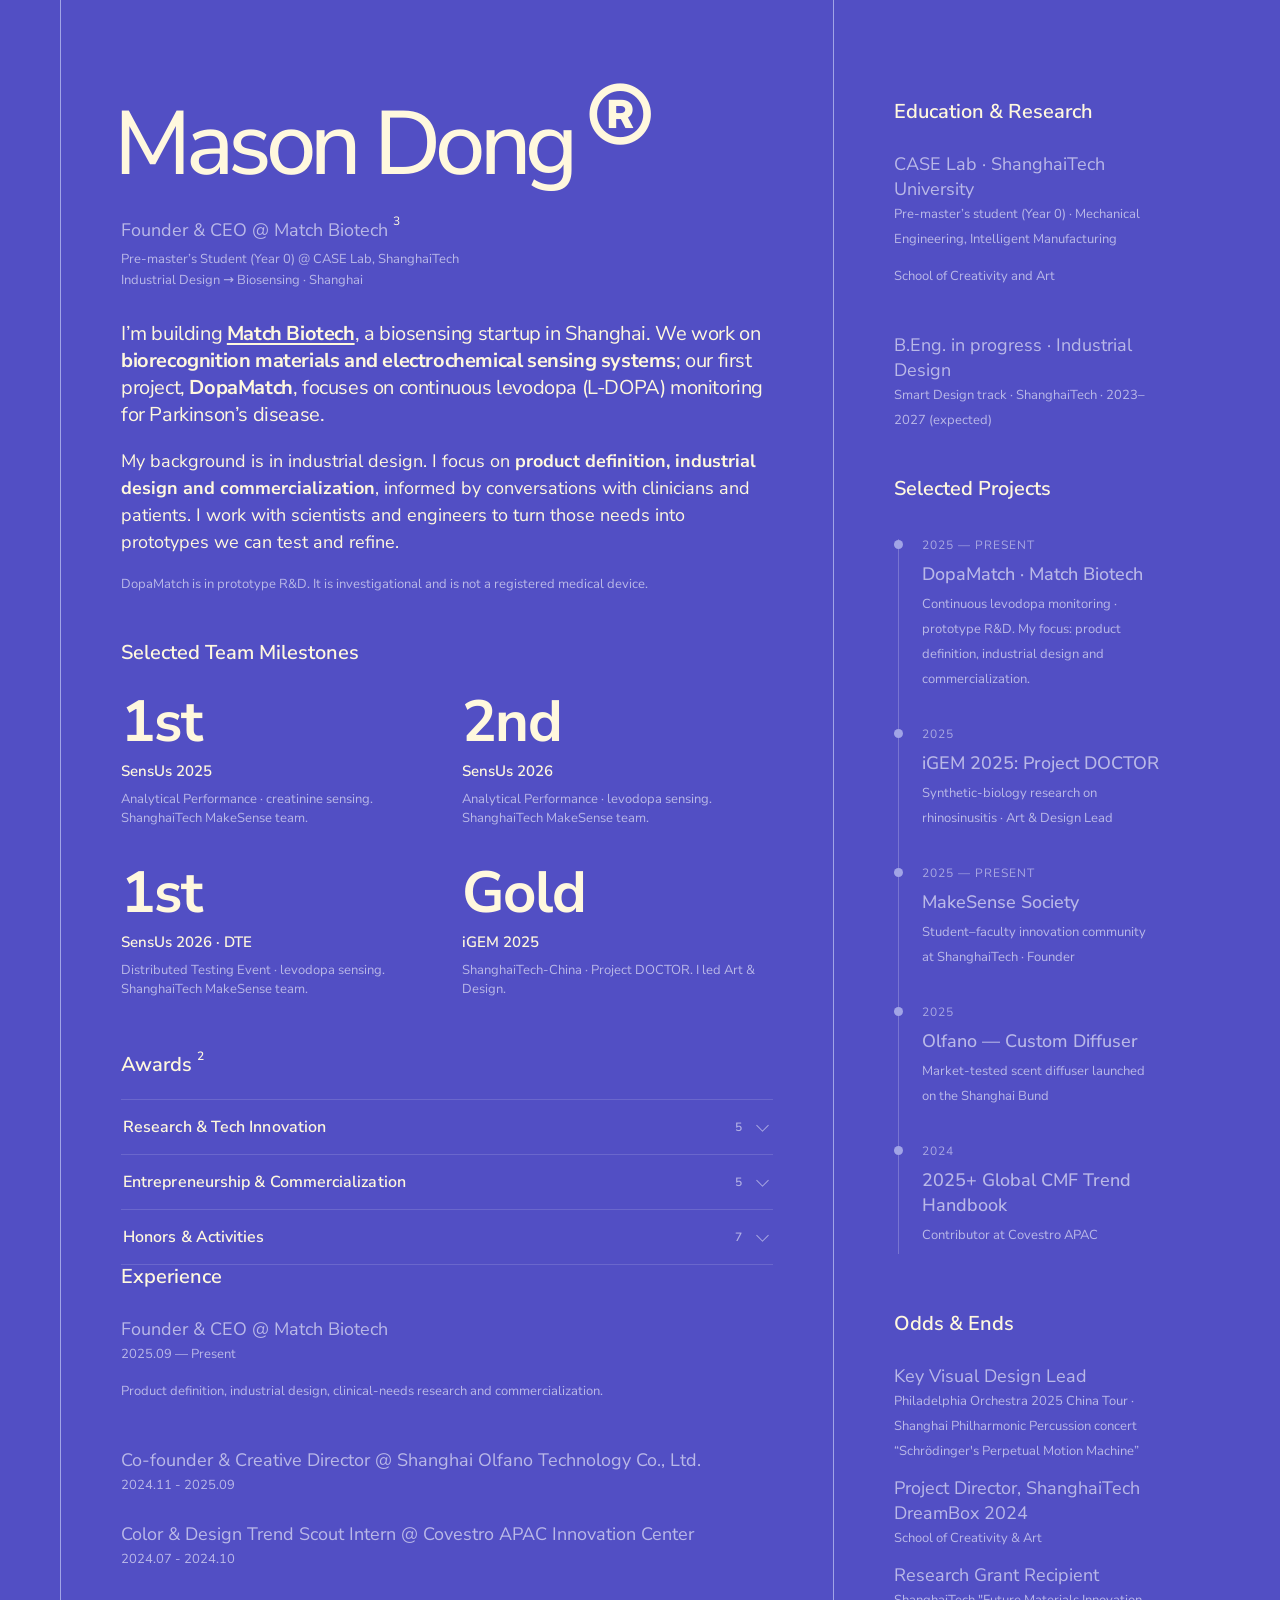
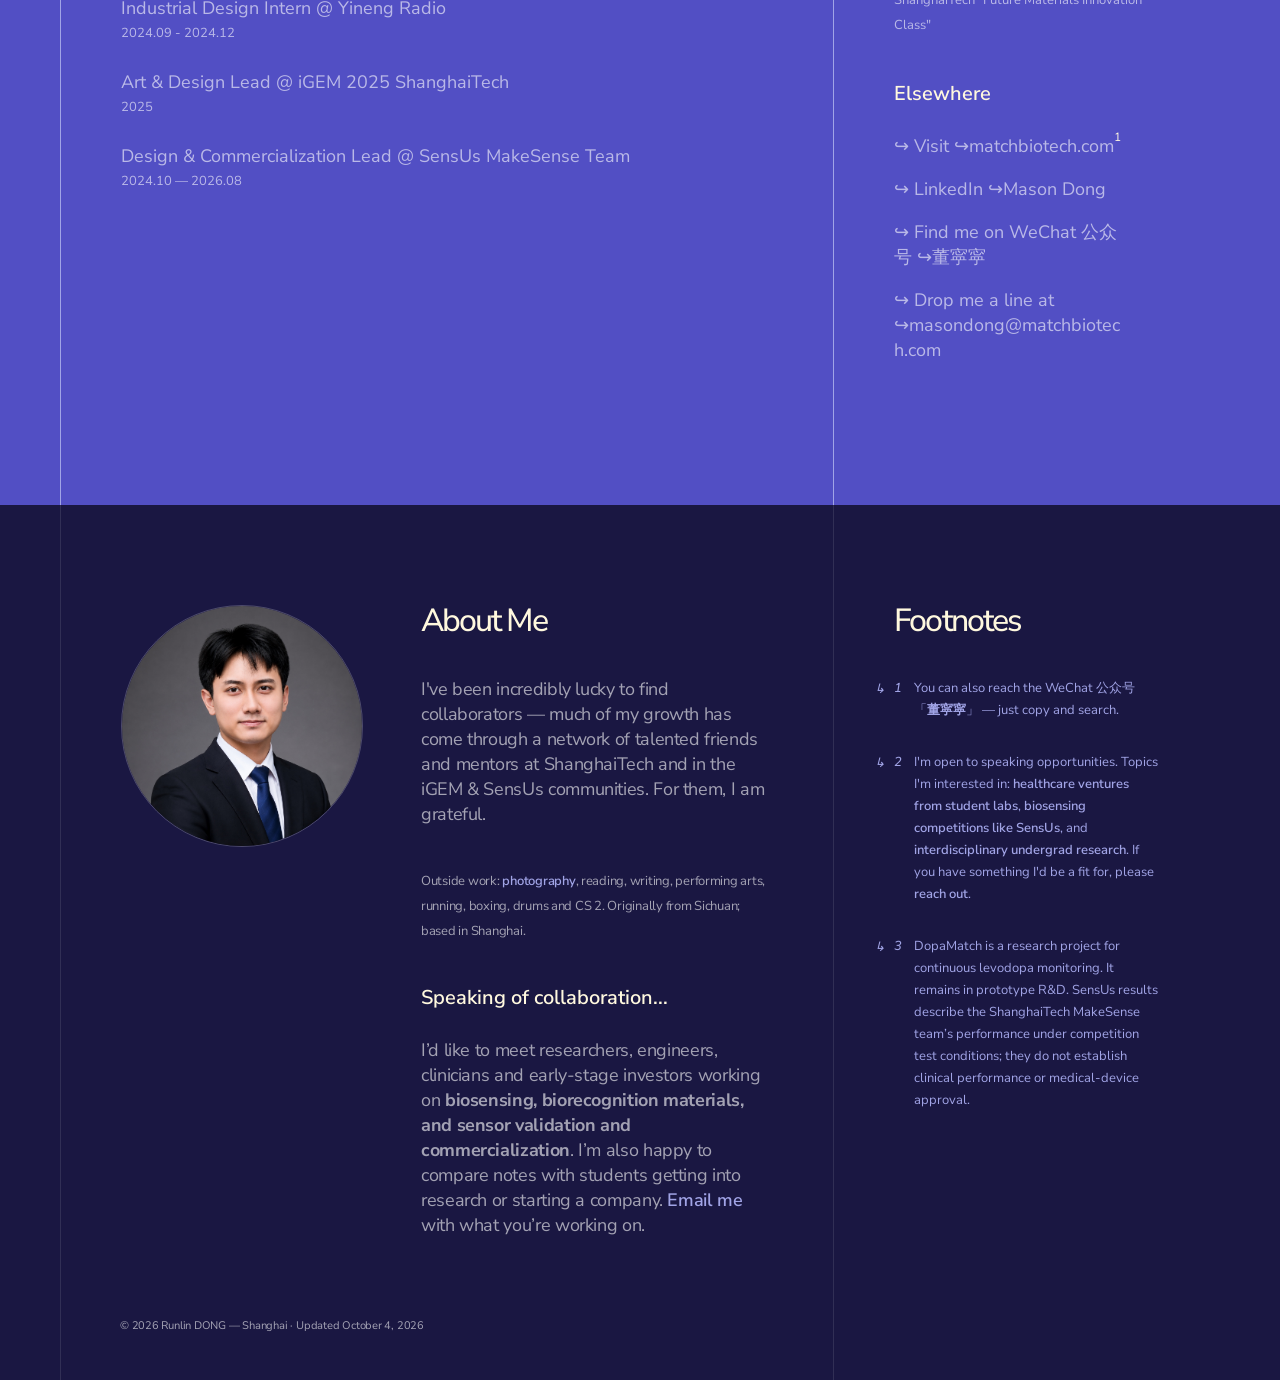
<file: index.html>
<!DOCTYPE html>
<html lang="en">
<head>
<meta charset="UTF-8" />
<meta http-equiv="refresh" content="0; url=CV.html" />
<link rel="canonical" href="CV.html" />
<title>Mason Dong® — Redirecting…</title>
<script>window.location.replace('CV.html');</script>
<style>body{font-family:system-ui,sans-serif;color:#666;padding:3rem;text-align:center}</style>
</head>
<body>
<p>Redirecting to <a href="CV.html">CV.html</a>…</p>
</body>
</html>
</file>
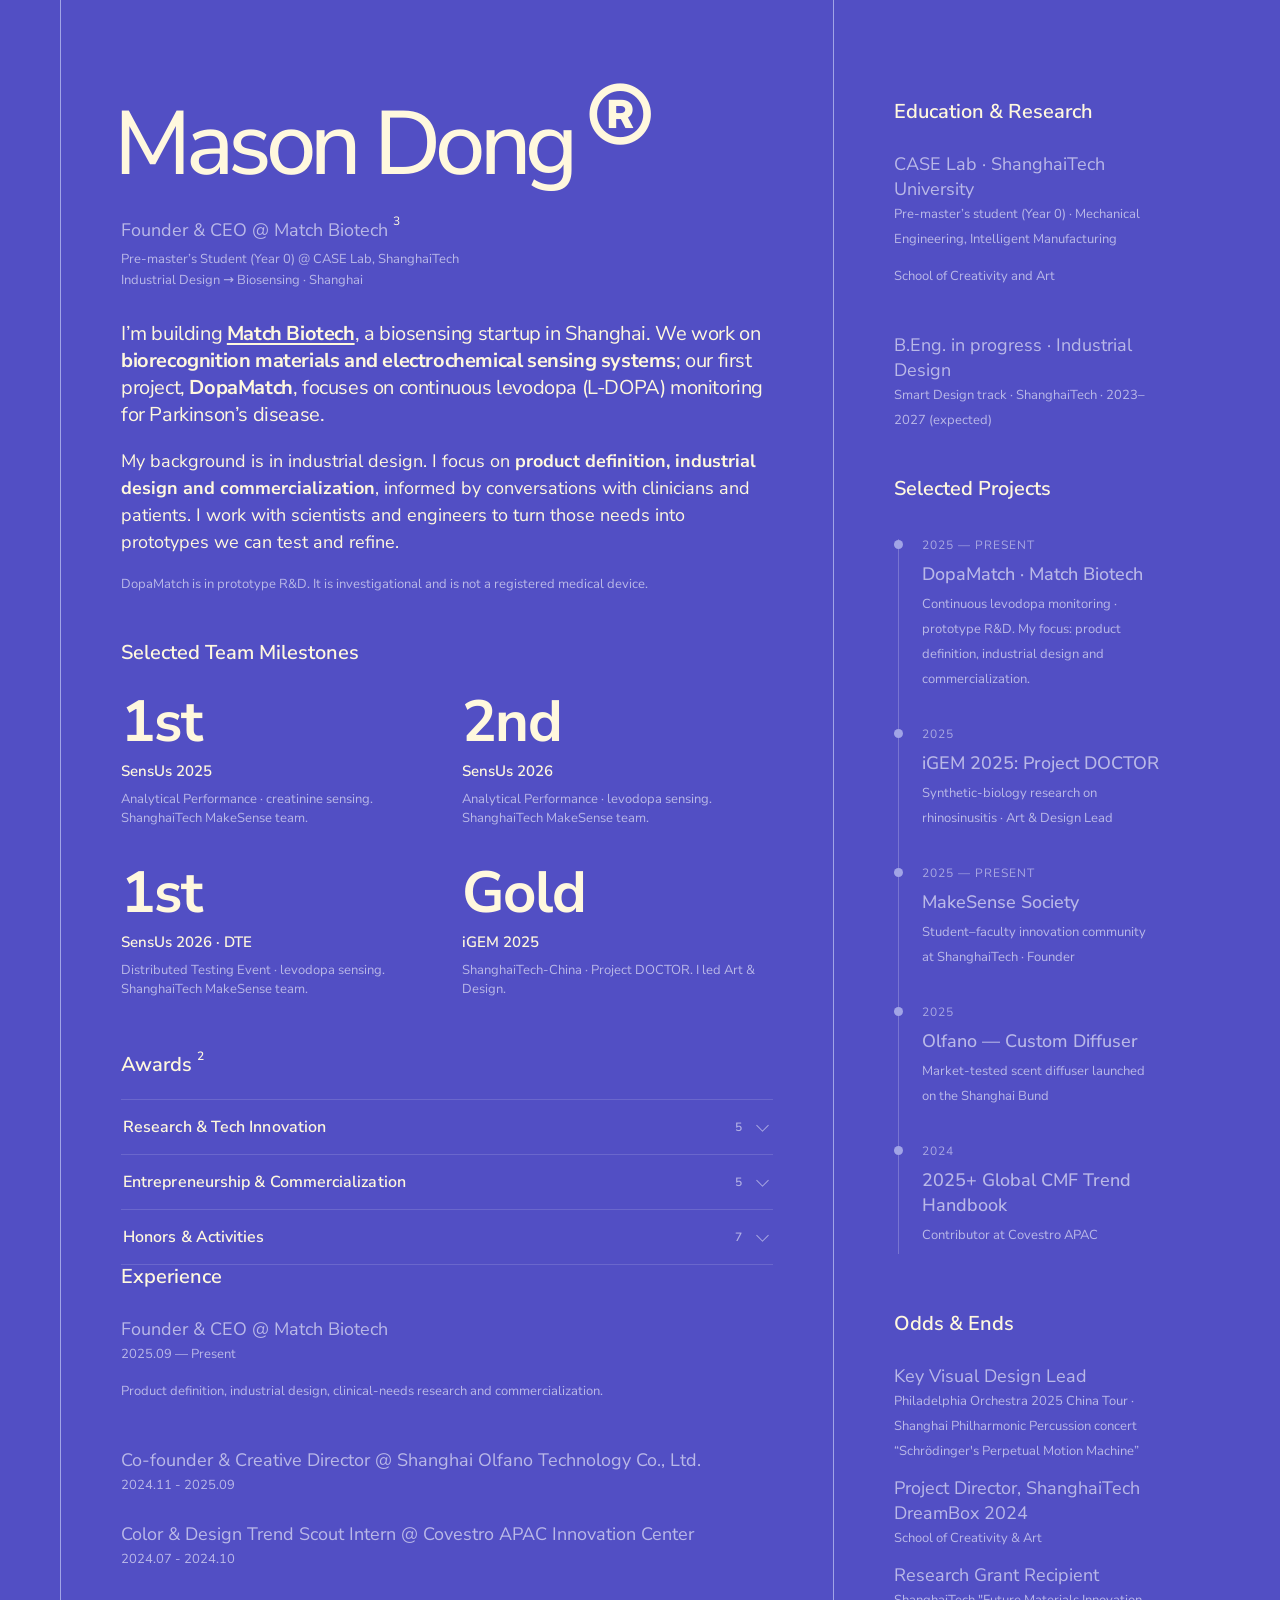
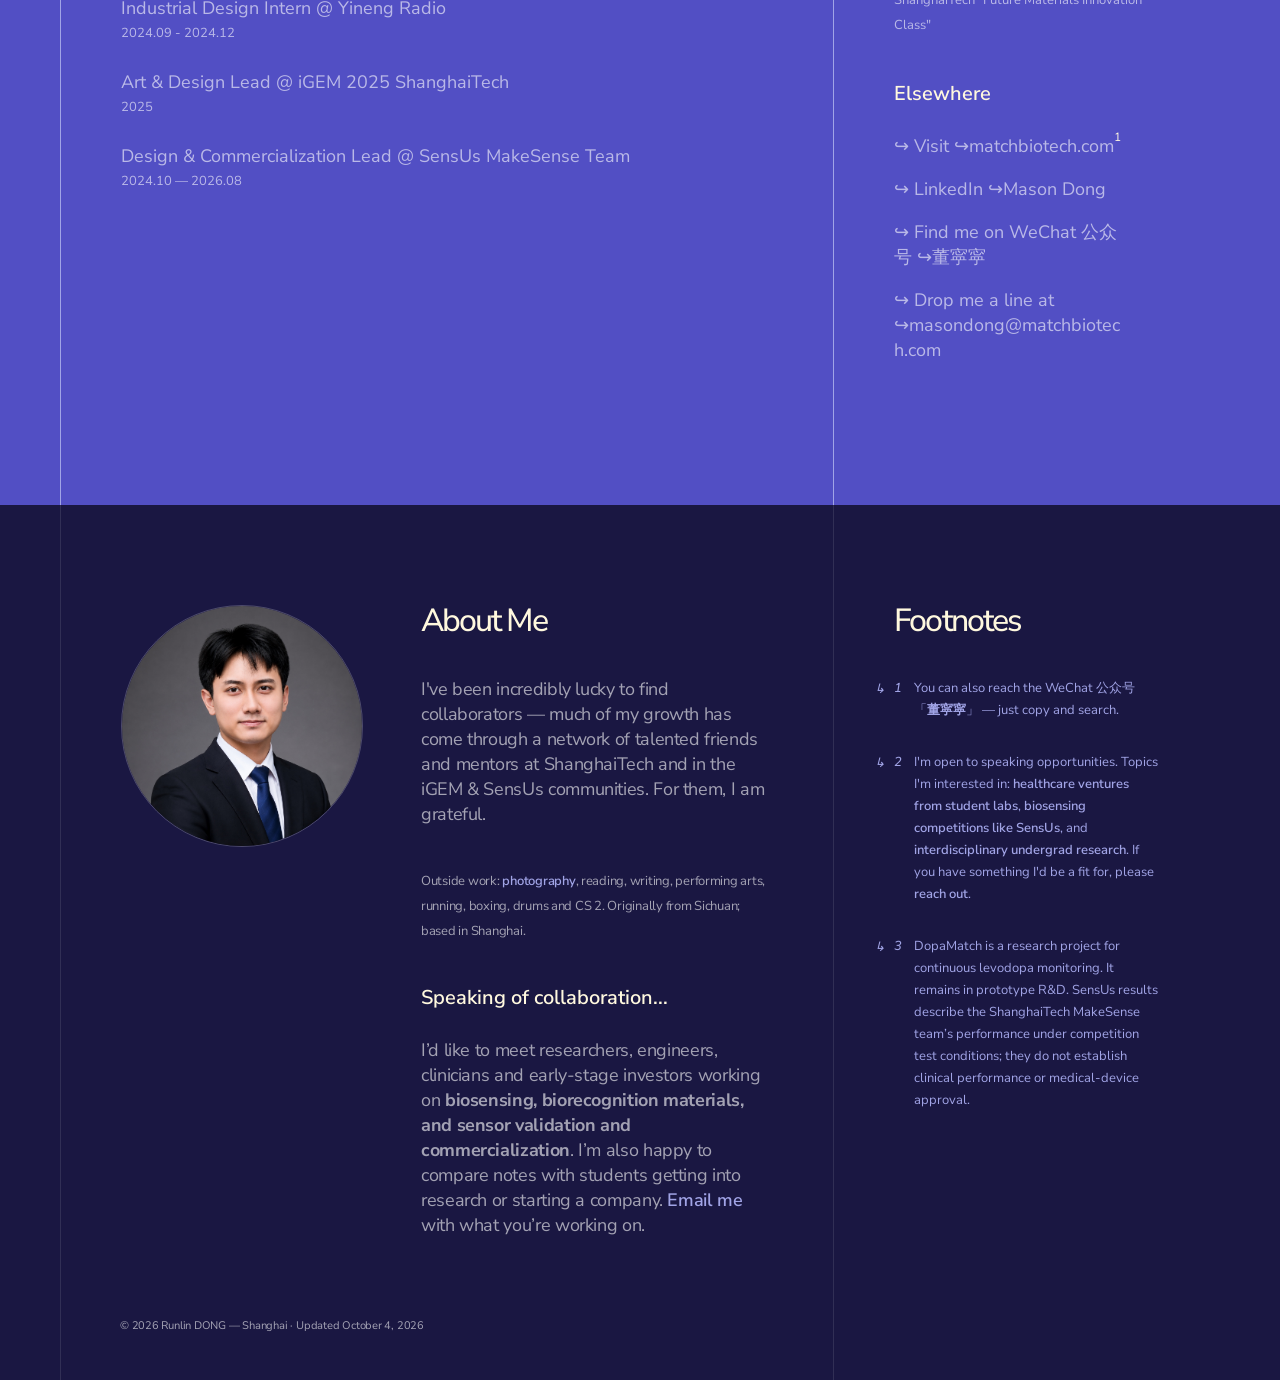
<file: CV.html>
<!DOCTYPE html>
<html lang="en" data-theme-color="purple">
<head>
	<meta http-equiv="Content-Type" content="text/html; charset=UTF-8">
	<title>Mason Dong — Biosensing, Design &amp; Entrepreneurship</title>
	<meta name="description" content="Mason Dong (董润霖), founder of Match Biotech. Product definition, industrial design and biosensing R&amp;D. Pre-master’s student at CASE Lab, ShanghaiTech.">
	<link rel="canonical" href="https://masontung.github.io/CV.html">
	<meta property="og:title" content="Mason Dong — Biosensing, Design &amp; Entrepreneurship">
	<meta property="og:description" content="Founder of Match Biotech. Working on biosensing through product definition, industrial design and interdisciplinary collaboration.">
	<meta property="og:url" content="https://masontung.github.io/CV.html">
	<meta property="og:type" content="profile">
	<meta property="og:image" content="https://masontung.github.io/mason-tung-avatar.jpg">
	<meta name="HandheldFriendly" content="True">
	<meta http-equiv="cleartype" content="on">
	<meta name="apple-mobile-web-app-capable" content="yes">
	<meta name="theme-color" content="#524FC4">
	<meta name="viewport" content="width=device-width,minimum-scale=1.0,initial-scale=1,user-scalable=yes">
	<style> @import url('https://fonts.googleapis.com/css2?family=Inter:wght@400;500;600&family=Nunito+Sans:wght@400;500;600;700&display=swap'); </style>
	<link rel="icon" type="image/svg+xml" href="favicon.svg" />
	<link rel="stylesheet" href="CV.css">
	<script>
	// English-only presentation for now. Ignore saved and browser language preferences.
	// Mark that JS is available BEFORE first paint, so the reveal targets are
	// hidden from frame one (no flash). If this script never runs, content
	// stays visible — graceful no-JS fallback.
	document.documentElement.classList.add('js-reveal');
	</script>
</head>
<body class="purple">

	<!-- Chinese copy is retained below for future use; language switching is disabled. -->

	<div class="page-reveal" aria-hidden="true"></div>

	<div id="ns">
		<div id="content" class="container">
			<div id="main">
				<h1 class="reveal-on">
					<a href="index.html" class="name-link" title="Refresh">
						<span data-lang="en">Mason Dong</span><span data-lang="zh">董润霖</span>
					</a><span id="r" onclick="theme()" class="">®</span>
				</h1>

				<div id="current-titles" class="reveal-on">
					<p class="current-primary"><span data-lang="en">Founder &amp; CEO <span>@</span> Match Biotech</span><span data-lang="zh">创始人兼 CEO <span>@</span> 火柴生物 Match Biotech</span> <sup onclick="go()">3</sup></p>
					<p class="sm current-secondary"><span data-lang="en">Pre-master’s Student (Year 0) <span>@</span> CASE Lab, ShanghaiTech</span><span data-lang="zh">研0 <span>@</span> 上海科技大学 CASE Lab</span></p>
					<p class="sm current-secondary"><span data-lang="en">Industrial Design → Biosensing · Shanghai</span><span data-lang="zh">工业设计 → 生物传感 · 上海</span></p>
				</div>

				<h2 class="reveal-on">
					<span data-lang="en">I’m building <a href="https://matchbiotech.com/" target="_blank" rel="noopener noreferrer"><strong>Match Biotech</strong></a>, a biosensing startup in Shanghai. We work on <strong>biorecognition materials and electrochemical sensing systems</strong>; our first project, <strong>DopaMatch</strong>, focuses on continuous levodopa (L-DOPA) monitoring for Parkinson’s disease.</span><span data-lang="zh">我在上海创办了 <a href="https://matchbiotech.com/" target="_blank" rel="noopener noreferrer"><strong>火柴生物 Match Biotech</strong></a>，围绕 <strong>生物识别材料与电化学传感系统</strong>开展研发。首个项目 <strong>DopaMatch</strong> 聚焦帕金森病的左旋多巴（L-DOPA）连续监测。</span>
				</h2>
				<p class="intro-detail reveal-on"><span data-lang="en">My background is in industrial design. I focus on <strong>product definition, industrial design and commercialization</strong>, informed by conversations with clinicians and patients. I work with scientists and engineers to turn those needs into prototypes we can test and refine.</span><span data-lang="zh">我的背景是工业设计。在火柴，我主要负责 <strong>产品定义、工业设计与商业转化</strong>，通过与医生和患者交流理解需求，再与科学家、工程师一起，把需求落到可以测试和改进的原型上。</span></p>
				<p class="sm l reveal-on"><span data-lang="en">DopaMatch is in prototype R&amp;D. It is investigational and is not a registered medical device.</span><span data-lang="zh">DopaMatch 当前处于原型研发阶段，尚未注册为医疗器械。</span></p>

				<!-- Selected team milestones -->
				<div id="statwall">
					<h3 class="reveal-on"><span data-lang="en">Selected Team Milestones</span><span data-lang="zh">团队代表成果</span></h3>
					<div class="statgrid">
						<div class="stat reveal-on"><p class="num">1st</p><p class="lab"><span data-lang="en">SensUs 2025</span><span data-lang="zh">SensUs 2025</span></p><p class="desc"><span data-lang="en">Analytical Performance · creatinine sensing. ShanghaiTech MakeSense team.</span><span data-lang="zh">分析性能奖 · 肌酐检测。上海科技大学 MakeSense 战队。</span></p></div>
						<div class="stat reveal-on"><p class="num">2nd</p><p class="lab"><span data-lang="en">SensUs 2026</span><span data-lang="zh">SensUs 2026</span></p><p class="desc"><span data-lang="en">Analytical Performance · levodopa sensing. ShanghaiTech MakeSense team.</span><span data-lang="zh">分析性能奖 · 左旋多巴检测。上海科技大学 MakeSense 战队。</span></p></div>
						<div class="stat reveal-on"><p class="num">1st</p><p class="lab"><span data-lang="en">SensUs 2026 · DTE</span><span data-lang="zh">SensUs 2026 · DTE</span></p><p class="desc"><span data-lang="en">Distributed Testing Event · levodopa sensing. ShanghaiTech MakeSense team.</span><span data-lang="zh">分布式测试赛 · 左旋多巴检测。上海科技大学 MakeSense 战队。</span></p></div>
						<div class="stat reveal-on"><p class="num">Gold</p><p class="lab"><span data-lang="en">iGEM 2025</span><span data-lang="zh">iGEM 2025</span></p><p class="desc"><span data-lang="en">ShanghaiTech-China · Project DOCTOR. I led Art &amp; Design.</span><span data-lang="zh">ShanghaiTech-China · Project DOCTOR。我负责 Art &amp; Design。</span></p></div>
					</div>
				</div>

				<!-- Awards -->
				<div id="awards" class="reveal-on">
					<h3><span data-lang="en">Awards</span><span data-lang="zh">奖项</span> <sup onclick="go()">2</sup></h3>

					<div class="acc">
						<div class="acc-item">
							<button type="button" class="acc-bar" aria-expanded="false">
								<span class="acc-title"><span data-lang="en">Research &amp; Tech Innovation</span><span data-lang="zh">科研与技术创新</span></span>
								<span class="acc-count">5</span>
								<span class="acc-chevron" aria-hidden="true"></span>
							</button>
							<div class="acc-panel"><div class="acc-inner">
								<p><a href="https://www.shanghaitech.edu.cn/en/2026/0920/c1260a1127442/page.htm" target="_blank" rel="noopener noreferrer"><span data-lang="en">SensUs 2026 — MakeSense Team</span><span data-lang="zh">SensUs 2026 — MakeSense 战队</span></a></p>
								<p class="sm m"><span data-lang="en">2nd, Analytical Performance · 1st, Distributed Testing Event · SensUs Medal Certificate · levodopa sensing</span><span data-lang="zh">分析性能奖第二名 · 分布式测试赛第一名 · SensUs 奖牌证书 · 左旋多巴检测</span></p>
								<p><a href="https://www.shanghaitech.edu.cn/en/2025/0904/c1418a1114769/page.htm" target="_blank" rel="noopener noreferrer"><span data-lang="en">SensUs 2025 — MakeSense Team</span><span data-lang="zh">SensUs 2025 — MakeSense 战队</span></a></p>
								<p class="sm m"><span data-lang="en">1st, Analytical Performance (full scores across all samples) · 2nd, Innovation · Gold Medal · creatinine sensing</span><span data-lang="zh">分析性能奖第一名（全部样本满分）· 创新奖第二名 · 金牌 · 肌酐检测</span></p>
								<p><span data-lang="en">iGEM 2025 — International Gold</span><span data-lang="zh">iGEM 2025 — 国际金奖</span></p>
								<p class="sm m"><span data-lang="en">Nominated: Best Measurement · Best Presentation · Best Foundational Advance · Project DOCTOR, 2025</span><span data-lang="zh">单项提名：最佳测量 · 最佳展示 · 最佳基础研究 · Project DOCTOR，2025</span></p>
								<p><span data-lang="en">China BME Innovation Design Competition</span><span data-lang="zh">全国大学生生物医学工程创新设计竞赛</span></p>
								<p class="sm m"><span data-lang="en">10th edition — National Second Prize, 2025</span><span data-lang="zh">第十届 — 全国二等奖，2025</span></p>
								<p><span data-lang="en">National Synthetic Biology Innovation Contest</span><span data-lang="zh">全国合成生物学创新赛</span></p>
								<p class="sm"><span data-lang="en">4th edition — National Silver, 2025</span><span data-lang="zh">第四届 — 全国银奖，2025</span></p>
							</div></div>
						</div>

						<div class="acc-item">
							<button type="button" class="acc-bar" aria-expanded="false">
								<span class="acc-title"><span data-lang="en">Entrepreneurship &amp; Commercialization</span><span data-lang="zh">创新创业与商业转化</span></span>
								<span class="acc-count">5</span>
								<span class="acc-chevron" aria-hidden="true"></span>
							</button>
							<div class="acc-panel"><div class="acc-inner">
								<p><span data-lang="en">&ldquo;Chuangling Pudong&rdquo; Innovation &amp; Entrepreneurship Competition</span><span data-lang="zh">「创领浦东」创新创业大赛</span></p>
								<p class="sm m"><span data-lang="en">2026 Finals — First Prize, Young New Force Track</span><span data-lang="zh">2026 总决赛 — 青年新势力赛道一等奖</span></p>
								<p><span data-lang="en">WAIC Global Project Roadshow × Campus Tour</span><span data-lang="zh">WAIC 全球创新项目路演校园行</span></p>
								<p class="sm m"><span data-lang="en">Outstanding Project · Campus Tour, 2026</span><span data-lang="zh">优秀项目 · 高校行，2026</span></p>
								<p><span data-lang="en">Cesim Global Business Challenge</span><span data-lang="zh">Cesim 商业模拟全球挑战赛</span></p>
								<p class="sm m"><span data-lang="en">18th edition · China region — Most Favored by Entrepreneurs · National Second Prize · Elite Poster Award</span><span data-lang="zh">第十八届 · 中国赛区 — 最受企业家欢迎奖 · 全国二等奖 · 精英海报奖</span></p>
								<p><span data-lang="en">ShanghaiTech Entrepreneurship Cup</span><span data-lang="zh">上海科技大学双创大赛</span></p>
								<p class="sm m"><span data-lang="en">7th edition — Second Prize + 2× Honorable Mention</span><span data-lang="zh">第七届 — 二等奖 + 优秀奖 × 2</span></p>
								<p><span data-lang="en">ShanghaiTech Sci-Pop Innovation Cup</span><span data-lang="zh">上海科技大学双创科普大赛</span></p>
								<p class="sm"><span data-lang="en">Honorable Mention</span><span data-lang="zh">优秀奖</span></p>
							</div></div>
						</div>

						<div class="acc-item">
							<button type="button" class="acc-bar" aria-expanded="false">
								<span class="acc-title"><span data-lang="en">Honors &amp; Activities</span><span data-lang="zh">综合素养</span></span>
								<span class="acc-count">7</span>
								<span class="acc-chevron" aria-hidden="true"></span>
							</button>
							<div class="acc-panel"><div class="acc-inner">
								<p><span data-lang="en">Guoqing Cup National Art &amp; Design Competition</span><span data-lang="zh">国青杯全国艺术设计大赛</span></p>
								<p class="sm m"><span data-lang="en">National Second Prize, 2025</span><span data-lang="zh">全国二等奖，2025</span></p>
								<p><span data-lang="en">Qingyun National College Design Competition</span><span data-lang="zh">青昀全国大学生设计大赛</span></p>
								<p class="sm m"><span data-lang="en">1st edition — National Top 3</span><span data-lang="zh">第一届 — 前三强</span></p>
								<p><span data-lang="en">ShanghaiTech Admissions Publicity Competition</span><span data-lang="zh">上海科技大学招生宣传大赛</span></p>
								<p class="sm m"><span data-lang="en">2nd edition — Silver Award, Photography Track</span><span data-lang="zh">第二届 — 摄影赛道银奖</span></p>
								<p><span data-lang="en">National College Mental-Health Knowledge Contest</span><span data-lang="zh">全国大学生心理测评暨心理知识竞赛</span></p>
								<p class="sm m"><span data-lang="en">4th edition — National First Prize</span><span data-lang="zh">第四届 — 一等奖</span></p>
								<p><span data-lang="en">ShanghaiTech 4th Sports Meet — Men's 4×100m</span><span data-lang="zh">上海科技大学第四届运动会 — 男子 4×100m</span></p>
								<p class="sm m"><span data-lang="en">Silver Medal — school record broken</span><span data-lang="zh">银牌 — 打破校纪录</span></p>
								<p><span data-lang="en">Shanghai Rowing Open 2025</span><span data-lang="zh">2025 上海赛艇公开赛</span></p>
								<p class="sm m"><span data-lang="en">Men's 8+ · 4.2 km pursuit — 5th Place</span><span data-lang="zh">男子八人单桨 4.2 公里追逐赛 — 第五名</span></p>
								<p><span data-lang="en">ShanghaiTech Practice Programs</span><span data-lang="zh">上海科技大学实践项目</span></p>
								<p class="sm"><span data-lang="en">2024 Social Practice — Outstanding Individual &amp; Team 2nd Prize · 2025 Industry Practice — Outstanding Individual</span><span data-lang="zh">2024 社会实践 — 优秀个人 &amp; 团体二等奖 · 2025 产业实践 — 优秀个人</span></p>
							</div></div>
						</div>
					</div>
				</div>
				<div id="experience" class="reveal-on">
				<h3><span data-lang="en">Experience</span><span data-lang="zh">工作经历</span></h3>
				<p><span data-lang="en">Founder &amp; CEO <span>@</span> Match Biotech</span><span data-lang="zh">创始人兼 CEO <span>@</span> 火柴生物</span></p>
				<p class="sm m">2025.09 — <span data-lang="en">Present</span><span data-lang="zh">至今</span></p>
				<p class="sm l"><span data-lang="en">Product definition, industrial design, clinical-needs research and commercialization.</span><span data-lang="zh">产品定义、工业设计、临床需求调研与商业转化。</span></p>
				<p><span data-lang="en">Co-founder &amp; Creative Director <span>@</span> Shanghai Olfano Technology Co., Ltd.</span><span data-lang="zh">联合创始人兼创意总监 <span>@</span> 上海偶的科技有限公司</span></p>
				<p class="sm">2024.11 - 2025.09</p>
				<p><span data-lang="en">Color &amp; Design Trend Scout Intern <span>@</span> Covestro APAC Innovation Center</span><span data-lang="zh">色彩与设计趋势研究实习生 <span>@</span> 科思创亚太创新中心</span></p>
				<p class="sm">2024.07 - 2024.10</p>
				<p><span data-lang="en">Industrial Design Intern <span>@</span> Yineng Radio</span><span data-lang="zh">工业设计实习生 <span>@</span> 异能电台</span></p>
				<p class="sm">2024.09 - 2024.12</p>
				<p><span data-lang="en">Art &amp; Design Lead <span>@</span> iGEM 2025 ShanghaiTech</span><span data-lang="zh">Art &amp; Design 组长 <span>@</span> iGEM 2025 上科大</span></p>
				<p class="sm">2025</p>
				<p><span data-lang="en">Design &amp; Commercialization Lead <span>@</span> SensUs MakeSense Team</span><span data-lang="zh">设计与商业转化负责人 <span>@</span> SensUs MakeSense</span></p>
				<p class="sm l">2024.10 — 2026.08</p>

				</div>
			</div>

			<div id="roles" class="reveal-on">
				<div id="education">
					<h3><span data-lang="en">Education &amp; Research</span><span data-lang="zh">教育与研究</span></h3>
					<p><span data-lang="en">CASE Lab · ShanghaiTech University</span><span data-lang="zh">CASE Lab · 上海科技大学</span></p>
					<p class="sm m"><span data-lang="en">Pre-master’s student (Year 0) · Mechanical Engineering, Intelligent Manufacturing</span><span data-lang="zh">研0 · 机械专业，智能制造方向</span></p>
					<p class="sm l"><span data-lang="en">School of Creativity and Art</span><span data-lang="zh">创意与艺术学院</span></p>
					<p><span data-lang="en">B.Eng. in progress · Industrial Design</span><span data-lang="zh">工学学士在读 · 工业设计</span></p>
					<p class="sm l"><span data-lang="en">Smart Design track · ShanghaiTech · 2023–2027 (expected)</span><span data-lang="zh">智能设计方向 · 上海科技大学 · 2023–2027（预计）</span></p>
				</div>

				<div id="projects">
					<h3><span data-lang="en">Selected Projects</span><span data-lang="zh">精选项目</span></h3>
					<ol class="timeline">
						<li>
							<p class="tl-year">2025 — <span data-lang="en">Present</span><span data-lang="zh">至今</span></p>
							<p class="tl-title"><span data-lang="en">DopaMatch · Match Biotech</span><span data-lang="zh">DopaMatch · 火柴生物</span></p>
							<p class="sm m"><a href="https://matchbiotech.com/" target="_blank" rel="noopener noreferrer"><span data-lang="en">Continuous levodopa monitoring · prototype R&amp;D. My focus: product definition, industrial design and commercialization.</span><span data-lang="zh">左旋多巴连续监测 · 原型研发。我的工作：产品定义、工业设计与商业转化。</span></a></p>
						</li>
						<li>
							<p class="tl-year">2025</p>
							<p class="tl-title"><span data-lang="en">iGEM 2025: Project DOCTOR</span><span data-lang="zh">iGEM 2025：Project DOCTOR</span></p>
							<p class="sm m"><a href="https://2025.igem.wiki/shanghaitech-china/index.html" target="_blank" rel="noopener noreferrer"><span data-lang="en">Synthetic-biology research on rhinosinusitis · Art &amp; Design Lead</span><span data-lang="zh">鼻窦炎方向的合成生物学研究 · Art &amp; Design 负责人</span></a></p>
						</li>
						<li>
							<p class="tl-year">2025 — <span data-lang="en">Present</span><span data-lang="zh">至今</span></p>
							<p class="tl-title"><span data-lang="en">MakeSense Society</span><span data-lang="zh">MakeSense Society</span></p>
							<p class="sm m"><span data-lang="en">Student–faculty innovation community at ShanghaiTech · Founder</span><span data-lang="zh">上海科技大学师生跨学科科创社群 · 创始人</span></p>
						</li>
						<li>
							<p class="tl-year">2025</p>
							<p class="tl-title"><span data-lang="en">Olfano — Custom Diffuser</span><span data-lang="zh">Olfano — 定制留香机</span></p>
							<p class="sm m"><span data-lang="en">Market-tested scent diffuser launched on the Shanghai Bund</span><span data-lang="zh">在上海外滩首发的市场验证产品</span></p>
						</li>
						<li>
							<p class="tl-year">2024</p>
							<p class="tl-title"><span data-lang="en">2025+ Global CMF Trend Handbook</span><span data-lang="zh">2025+ 全球 CMF 趋势手册</span></p>
							<p class="sm m"><span data-lang="en">Contributor at Covestro APAC</span><span data-lang="zh">科思创亚太创新中心参与撰写</span></p>
						</li>
					</ol>
				</div>

				<h3><span data-lang="en">Odds &amp; Ends</span><span data-lang="zh">其他角色</span></h3>
				<p><span data-lang="en">Key Visual Design Lead</span><span data-lang="zh">主视觉设计负责人</span></p>
				<p class="sm m"><span data-lang="en">Philadelphia Orchestra 2025 China Tour · Shanghai Philharmonic Percussion concert &ldquo;Schrödinger's Perpetual Motion Machine&rdquo;</span><span data-lang="zh">费城交响乐团 2025 中国巡演上科大站 · 上海爱乐打击乐音乐会《薛定谔的永动机》</span></p>
				<p><span data-lang="en">Project Director, ShanghaiTech DreamBox 2024</span><span data-lang="zh">项目负责人，上科大 DreamBox 2024</span></p>
				<p class="sm m"><span data-lang="en">School of Creativity &amp; Art</span><span data-lang="zh">创意与艺术学院</span></p>
				<p><span data-lang="en">Research Grant Recipient</span><span data-lang="zh">科研基金获得者</span></p>
				<p class="sm l"><span data-lang="en">ShanghaiTech "Future Materials Innovation Class"</span><span data-lang="zh">上科大「未来材料创新班」</span></p>

				<h3><span data-lang="en">Elsewhere</span><span data-lang="zh">联系方式</span></h3>
				<div id="elsewhere">
					<p><a href="https://matchbiotech.com/" target="_blank" rel="noopener noreferrer"><span></span>
						<span data-lang="en"> Visit <span>matchbiotech.com</span></span><span data-lang="zh"> 公司官网 <span>matchbiotech.com</span></span><sup onclick="go()">1</sup></a></p>
					<p><a href="https://www.linkedin.com/in/mason-dong/" target="_blank" rel="noopener noreferrer"><span></span><span data-lang="en"> LinkedIn <span>Mason Dong</span></span><span data-lang="zh"> 领英 <span>Mason Dong</span></span></a></p>
					<p><a href="#" id="wechat-link"><span></span>
						<span data-lang="en"> Find me on WeChat 公众号 <span>董寜寜</span></span><span data-lang="zh"> 微信公众号 <span>董寜寜</span></span></a></p>
					<p><a href="mailto:masondong@matchbiotech.com"><span></span>
						<span data-lang="en"> Drop me a line at <span>masondong@matchbiotech.com</span></span><span data-lang="zh"> 邮件 <span>masondong@matchbiotech.com</span></span></a></p>
				</div>
			</div>
		</div>

		<div id="footer" class="container reveal-on">
			<div id="notes">
				<img src="mason-tung-avatar.jpg" alt="Photo of Mason Dong (Runlin DONG).">
				<h4><span data-lang="en">About Me</span><span data-lang="zh">关于我</span></h4>
				<p>
					<span data-lang="en">I've been incredibly lucky to find collaborators — much of my growth has come through a network of talented friends and mentors at ShanghaiTech and in the iGEM &amp; SensUs communities. For them, I am grateful.</span><span data-lang="zh">我很幸运找到一群同行者 —— 我的成长大半来自大学和社会的那些聪明、热情并且非功利的人。感谢他们。</span>
				</p>
				<p class="sm l"><span data-lang="en">Outside work: <a href="gallery.html">photography</a>, reading, writing, performing arts, running, boxing, drums and CS 2. Originally from Sichuan; based in Shanghai.</span><span data-lang="zh">工作之外：<a href="gallery.html">摄影</a>、阅读、写作、表演艺术、长跑、拳击、架子鼓和 CS 2。来自四川，现居上海。</span></p>
				<h3><span data-lang="en">Speaking of collaboration...</span><span data-lang="zh">说到合作……</span></h3>
				<p>
					<span data-lang="en">I’d like to meet researchers, engineers, clinicians and early-stage investors working on <strong>biosensing, biorecognition materials, and sensor validation and commercialization</strong>. I’m also happy to compare notes with students getting into research or starting a company. <a href="mailto:masondong@matchbiotech.com">Email me</a> with what you’re working on.</span><span data-lang="zh">欢迎研究者、工程师、医生和早期投资人与我交流 <strong>生物传感、生物识别材料，以及传感器的验证与转化</strong>。也欢迎正在尝试科研或创业的同学交换经验。可以<a href="mailto:masondong@matchbiotech.com">来信</a>聊聊你正在做的事。</span>
				</p>
			</div>

			<div id="footnotes">
				<h4><span data-lang="en">Footnotes</span><span data-lang="zh">补充说明</span></h4>
				<ul>
					<li><em>↳</em><span>1</span>
						<span data-lang="en">You can also reach the WeChat 公众号 「<strong>董寜寜</strong>」 — just copy and search.</span><span data-lang="zh">也可以微信搜索公众号 「<strong>董寜寜</strong>」。</span>
					</li>
					<li><em>↳</em><span>2</span>
						<span data-lang="en">I'm open to speaking opportunities. Topics I'm interested in: <strong>healthcare ventures from student labs</strong>, <strong>biosensing competitions like SensUs</strong>, and <strong>interdisciplinary undergrad research</strong>. If you have something I'd be a fit for, please <a href="mailto:masondong@matchbiotech.com">reach out</a>.</span><span data-lang="zh">欢迎演讲邀请：话题：<strong>学生实验室孵化的医疗创业</strong>、<strong>SensUs 这类生物传感比赛</strong>、<strong>跨学科科创</strong>。合适的机会请<a href="mailto:masondong@matchbiotech.com">来信</a>。</span>
					</li>
					<li><em>↳</em><span>3</span>
						<span data-lang="en">DopaMatch is a research project for continuous levodopa monitoring. It remains in prototype R&amp;D. SensUs results describe the ShanghaiTech MakeSense team’s performance under competition test conditions; they do not establish clinical performance or medical-device approval.</span><span data-lang="zh">DopaMatch 是左旋多巴连续监测研发项目，目前仍在原型研发阶段。SensUs 成绩属于上海科技大学 MakeSense 战队在赛事测试条件下的表现，不代表临床性能或医疗器械获批。</span>
					</li>
				</ul>
			</div>

			<p class="copy">
				<span data-lang="en">© 2026 Runlin DONG — Shanghai · Updated October 4, 2026</span><span data-lang="zh">© 2026 董润霖 — 上海 · 更新于 2026 年 10 月 4 日</span>
			</p>
		</div>
	</div>

	<script>
	function go() {
		const footnotes = document.getElementById('footnotes');
		setTimeout(function () {
			footnotes.scrollIntoView({behavior: 'smooth'});
		}, 50);
	}

	// ---- THEME CYCLE (R ®) ----------------------------------------
	const ALL_THEMES = ['purple', 'brown', 'green', 'blue'];

	// Rotation accumulator — every click adds 360°, CSS transition smoothly
	// chases the new target. No interrupt, no snap on rapid clicks.
	let rTotalDeg = 0;
	function theme() {
		const r = document.getElementById('r');
		rTotalDeg += 360;
		r.style.transition = 'transform 650ms cubic-bezier(0.22, 1, 0.36, 1)';
		r.style.transform  = 'rotate(' + rTotalDeg + 'deg)';

		const body = document.body;
		let next = ALL_THEMES[Math.floor(Math.random() * ALL_THEMES.length)];
		while (body.classList.contains(next)) {
			next = ALL_THEMES[Math.floor(Math.random() * ALL_THEMES.length)];
		}
		ALL_THEMES.forEach(t => body.classList.remove(t));
		body.classList.add(next);
	}

	// ---- PAGE TRANSITION (CV ↔ Gallery / Index) -------------------
	// Intercept internal navigations and play a brief fade-out before
	// the actual hop so the swap doesn't feel like a hard reload.
	(function () {
		const INTERNAL = /^(gallery\.html|CV\.html|index\.html)(\?|#|$)/i;
		const DURATION = 240;
		document.addEventListener('click', function (e) {
			const a = e.target.closest('a');
			if (!a) return;
			if (a.target === '_blank') return;
			const href = a.getAttribute('href');
			if (!href || !INTERNAL.test(href)) return;
			if (e.metaKey || e.ctrlKey || e.shiftKey || e.altKey) return;
			e.preventDefault();
			document.body.classList.add('is-leaving');
			setTimeout(function () { window.location.href = href; }, DURATION);
		});
	})();

	// ---- WECHAT COPY ----------------------------------------------
	(function () {
		const link = document.getElementById('wechat-link');
		if (!link) return;
		link.addEventListener('click', async (e) => {
			e.preventDefault();
			const name = '董寜寜';
			let ok = false;
			try { await navigator.clipboard.writeText(name); ok = true; }
			catch (_) {
				const ta = document.createElement('textarea');
				ta.value = name; ta.style.position = 'fixed'; ta.style.opacity = '0';
				document.body.appendChild(ta); ta.select();
				try { ok = document.execCommand('copy'); } catch (_) {}
				document.body.removeChild(ta);
			}
			const lang = document.documentElement.getAttribute('lang') || 'en';
			alert(lang === 'zh'
				? (ok ? `已复制公众号「${name}」· 请在微信中搜索` : `公众号「${name}」· 请在微信中搜索`)
				: (ok ? `Copied WeChat ID "${name}" — search it in WeChat` : `WeChat ID "${name}" — search it in WeChat`));
		});
	})();

	// ---- PAGE-LOAD REVEAL CASCADE ---------------------------------
	// Each .reveal-on element fades in just as the saturation wipe passes
	// over it: delay = (element top ÷ viewport height) × sweep duration, so a
	// constant-speed wipe keeps text and colour in lock-step. Off-screen
	// elements get a gentle stagger right after the wipe.
	(function () {
		const reduce = window.matchMedia && window.matchMedia('(prefers-reduced-motion: reduce)').matches;
		const els = document.querySelectorAll('.reveal-on');
		if (reduce) { document.body.classList.add('reveal-go'); return; }
		const SWEEP = 720;   // ms — matches the .page-reveal wipe duration
		const LEAD = 60;     // ms — text trails just behind the colour front
		const vh = window.innerHeight || 800;
		let below = 0;
		els.forEach((el) => {
			const top = el.getBoundingClientRect().top;
			const delay = top <= vh
				? Math.max(0, (top / vh) * SWEEP) + LEAD
				: SWEEP + 80 + (below++ * 55);
			el.style.animationDelay = Math.round(delay) + 'ms';
		});
		// Trigger the animations once the delays are in place. rAF is paused in
		// background / headless tabs, so a setTimeout fallback guarantees the
		// content is never left stuck hidden (adding the class twice is a no-op).
		const start = () => document.body.classList.add('reveal-go');
		requestAnimationFrame(start);
		setTimeout(start, 60);
		// Failsafe: whatever happens to the animations (paused tab, power
		// saving, etc.), force everything visible after the cascade window so
		// content is never left hidden.
		setTimeout(() => document.body.classList.add('reveal-done'), 2600);
	})();

	// ---- AWARDS ACCORDION -----------------------------------------
	// Click a category bar to expand / collapse its awards. Each bar toggles
	// independently; the count badge is baked into the markup.
	(function () {
		document.querySelectorAll('.acc-bar').forEach((bar) => {
			bar.addEventListener('click', () => {
				const item = bar.closest('.acc-item');
				const open = item.classList.toggle('open');
				bar.setAttribute('aria-expanded', open ? 'true' : 'false');
			});
		});
	})();
	</script>
</body>
</html>
</file>
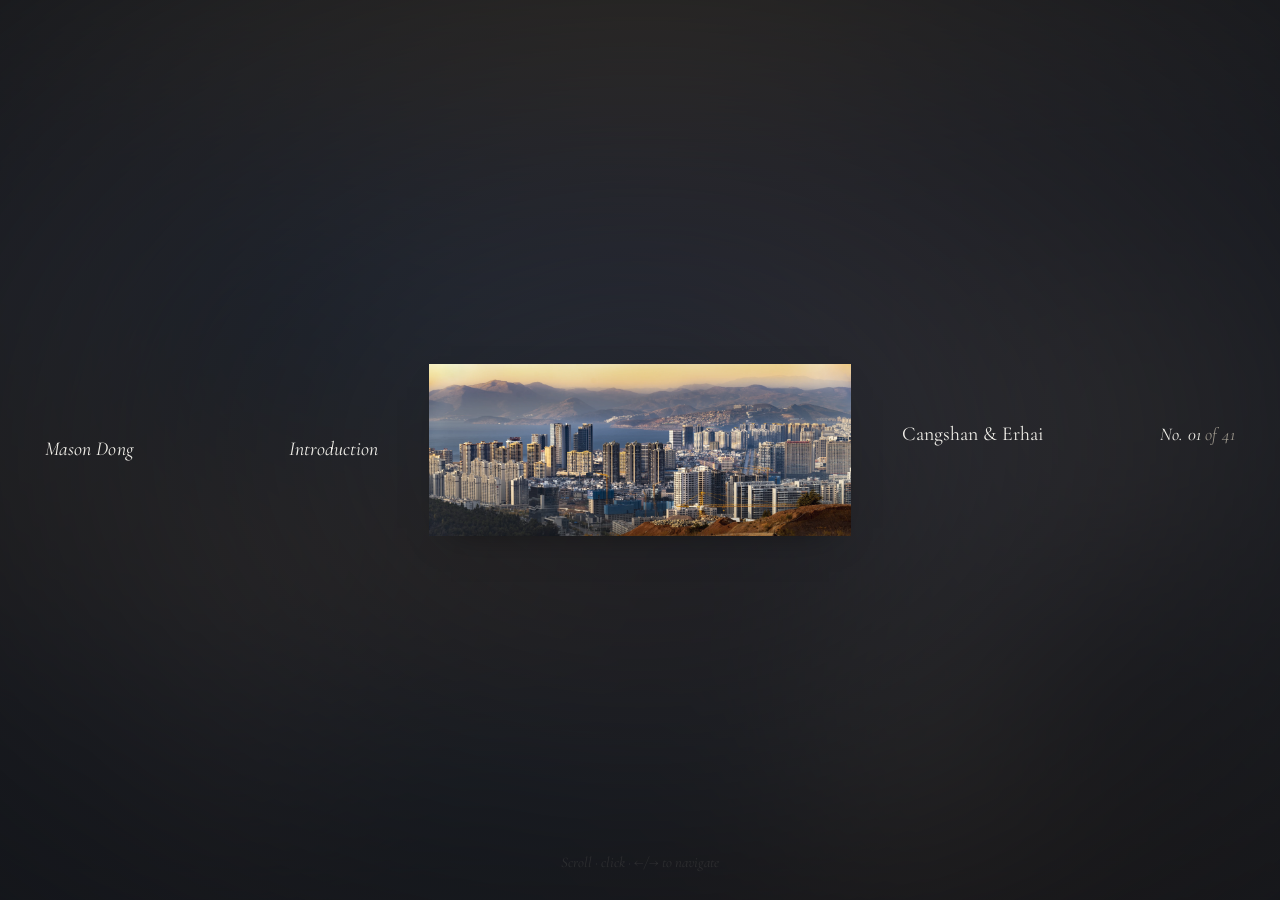
<file: gallery.html>
<!DOCTYPE html>
<html lang="en">
<head>
  <meta charset="UTF-8" />
  <meta name="viewport" content="width=device-width, initial-scale=1" />
  <title>Gallery — Mason Dong</title>
  <meta name="description" content="Photography by Mason Dong — single-focus gallery, navigate with scroll, click, or arrow keys." />
  <link rel="icon" type="image/svg+xml" href="favicon.svg" />
  <link rel="preconnect" href="https://fonts.googleapis.com">
  <link rel="preconnect" href="https://fonts.gstatic.com" crossorigin>
  <link rel="stylesheet" href="https://fonts.googleapis.com/css2?family=Cormorant+Garamond:ital,wght@0,400;0,500;1,400;1,500&display=swap" />
  <link rel="stylesheet" href="gallery.css" />
</head>
<body>

  <!--
    ───────────────────────────────────────────────────────────────────────
    MAINTENANCE NOTE — how to add / edit a photo:
      1. Drop the image file into ./Gallery/
      2. Add an object to the WORKS array near the bottom of this file
         (or remove / reorder entries to taste).
      3. Field reference (all strings, all optional except `src`):
            src       image path, relative to this file
            alt       short description for screen readers
            title     headline shown large on the right column
            year      e.g. "2024"
            location  e.g. "Shanghai · The Bund"
            caption   one or two sentences of context
      4. The "No. X of Y" counter on the right is generated automatically.
    ───────────────────────────────────────────────────────────────────────
  -->

  <!-- Two ambient layers stacked behind the page. JS cross-fades between
       them on every photo change so the colour shift glides instead of snapping.
       A separate veil sits above both, providing a constant vignette + wash. -->
  <div class="g-ambient is-active" id="g-ambient-a" aria-hidden="true"></div>
  <div class="g-ambient"            id="g-ambient-b" aria-hidden="true"></div>
  <div class="g-ambient-veil"       aria-hidden="true"></div>

  <main class="g-page">
    <!-- LEFT — static identity column -->
    <aside class="g-left">
      <p class="g-author">Mason Dong</p>
      <a href="CV.html" class="g-menu">Introduction</a>
    </aside>

    <!-- CENTER — single artwork stage -->
    <div class="g-center">
      <figure class="g-stage" id="g-stage" aria-live="polite">
        <img id="g-img" class="g-img" src="" alt="" />
      </figure>
    </div>

    <!-- RIGHT — title sits on the same row as the counter; metadata stacks
         below in a tight column (location · year · caption). -->
    <aside class="g-right">
      <header class="g-headline">
        <h1 class="g-title" id="g-title"></h1>
        <span class="g-counter" id="g-counter"></span>
      </header>
      <div class="g-stack">
        <p class="g-fact" id="g-location"></p>
        <p class="g-fact" id="g-year"></p>
        <p class="g-fact g-fact-caption" id="g-caption"></p>
      </div>
    </aside>
  </main>

  <!-- Bottom hint — tells visitors what to do; auto-hides after first interaction -->
  <p class="g-hint" id="g-hint">Scroll · click · ←/→ to navigate</p>

  <script>
    // ─── Page transition — fade out before hopping to CV / index, so the
    //     swap doesn't snap. Destination page handles its own fade-in.
    (function () {
      const INTERNAL = /^(CV\.html|index\.html|gallery\.html)(\?|#|$)/i;
      const DURATION = 240;
      document.addEventListener('click', function (e) {
        const a = e.target.closest('a');
        if (!a) return;
        if (a.target === '_blank') return;
        const href = a.getAttribute('href');
        if (!href || !INTERNAL.test(href)) return;
        if (e.metaKey || e.ctrlKey || e.shiftKey || e.altKey) return;
        e.preventDefault();
        document.body.classList.add('is-leaving');
        setTimeout(function () { window.location.href = href; }, DURATION);
      });
    })();

    // ════════════════════════════════════════════════════════════════════
    // WORKS — edit this list to add, remove, or reorder photos.
    // See the comment block at the top of the file for field descriptions.
    // ════════════════════════════════════════════════════════════════════
    const WORKS = [
      // ── 01 城市与建筑 · Cityscape & Architecture ──────────────────
      { src: "Gallery/01_城市与建筑/22-1.webp",                alt: "Photograph by Mason Dong", title: "Cangshan & Erhai" },
      { src: "Gallery/01_城市与建筑/上海陆家嘴_车窗.webp",       alt: "Photograph by Mason Dong", title: "Lujiazui · Through Glass" },
      { src: "Gallery/01_城市与建筑/校园晚霞.webp",             alt: "Photograph by Mason Dong", title: "Campus at Dusk" },
      { src: "Gallery/01_城市与建筑/上海暮色天际线.webp",        alt: "Photograph by Mason Dong", title: "Shanghai Twilight" },
      { src: "Gallery/01_城市与建筑/紫色暮光.webp",             alt: "Photograph by Mason Dong", title: "Purple Hour" },
      { src: "Gallery/01_城市与建筑/远山与城.webp",             alt: "Photograph by Mason Dong", title: "City Beneath Mountains" },
      { src: "Gallery/01_城市与建筑/工地黄昏.webp",             alt: "Photograph by Mason Dong", title: "Crane at Sundown" },

      // ── 02 动物 · Animals ───────────────────────────────────────
      { src: "Gallery/02_动物/猫/白猫.webp",        alt: "White cat",         title: "The White One" },
      { src: "Gallery/02_动物/猫/玳瑁猫_01.webp",   alt: "Tortoiseshell cat", title: "Tortoiseshell · I" },
      { src: "Gallery/02_动物/猫/玳瑁猫_02.webp",   alt: "Tortoiseshell cat", title: "Tortoiseshell · II" },
      { src: "Gallery/02_动物/猫/玳瑁猫_03.webp",   alt: "Tortoiseshell cat", title: "Tortoiseshell · III" },
      { src: "Gallery/02_动物/猫/玳瑁猫_04.webp",   alt: "Tortoiseshell cat", title: "Tortoiseshell · IV" },
      { src: "Gallery/02_动物/猫/玳瑁猫_05.webp",   alt: "Tortoiseshell cat", title: "Tortoiseshell · V" },
      { src: "Gallery/02_动物/猫/玳瑁猫_06.webp",   alt: "Tortoiseshell cat", title: "Tortoiseshell · VI" },
      { src: "Gallery/02_动物/猫/玳瑁猫_07.webp",   alt: "Tortoiseshell cat", title: "Tortoiseshell · VII" },
      { src: "Gallery/02_动物/猫/玳瑁猫_08.webp",   alt: "Tortoiseshell cat", title: "Tortoiseshell · VIII" },
      { src: "Gallery/02_动物/狗/车里的狗.webp",    alt: "Dog behind glass",  title: "Dog Behind Glass" },
      { src: "Gallery/02_动物/鸟/海鸥_游.webp",     alt: "Seagulls drifting", title: "Gulls Adrift" },
      { src: "Gallery/02_动物/鸟/海鸥_溅.webp",     alt: "Seagull splashing", title: "A Splash" },

      // ── 03 天空与月 · Sky & Moon ─────────────────────────────────
      { src: "Gallery/03_天空与月/月亮_02.webp",     alt: "Full moon",        title: "Moon" },
      { src: "Gallery/03_天空与月/航迹与日.webp",     alt: "Contrail and sun", title: "Vapor Trail" },

      // ── 04 街拍与人物 · Street & People ──────────────────────────
      { src: "Gallery/04_街拍与人物/集市午憩_黑白.webp", alt: "Market scene",     title: "Midday Rest" },
      { src: "Gallery/04_街拍与人物/白帽少年.webp",     alt: "Boy on steps",     title: "White Cap" },
      { src: "Gallery/04_街拍与人物/马拉松存衣车.webp", alt: "Marathon runner",  title: "Bag Drop · Marathon" },
      { src: "Gallery/04_街拍与人物/山岗剪影.webp",     alt: "Silhouette",       title: "Silhouette on the Hill" },
      { src: "Gallery/04_街拍与人物/自拍_吸血鬼.webp",  alt: "Self portrait",    title: "Self · Hasselblad" },

      // ── 05 夜与动 · Night & Motion ───────────────────────────────
      { src: "Gallery/05_夜与动/光轨大街.webp",      alt: "Long exposure",     title: "Light Trails" },
      { src: "Gallery/05_夜与动/出租车追拍.webp",     alt: "Motion blur taxi",  title: "Taxi · Pan" },
      { src: "Gallery/05_夜与动/小巴追拍.webp",       alt: "Motion blur van",   title: "Van · Pan" },
      { src: "Gallery/05_夜与动/SUV追拍.webp",       alt: "Motion blur car",   title: "SUV · Pan" },
      { src: "Gallery/05_夜与动/字母光影.webp",       alt: "Letter shadows",    title: "Letters & Light" },
      { src: "Gallery/05_夜与动/雾夜街道.webp",       alt: "Foggy street",      title: "Foggy Street" },
      { src: "Gallery/05_夜与动/生院的大雾.webp",     alt: "Foggy campus",      title: "Campus in Fog" },
      { src: "Gallery/05_夜与动/紫色塔顶_01.webp",   alt: "Tower at night",    title: "Purple Tower · I" },
      { src: "Gallery/05_夜与动/紫色塔顶_02.webp",   alt: "Tower at night",    title: "Purple Tower · II" },

      // ── 06 自然与植物 · Nature & Plants ──────────────────────────
      { src: "Gallery/06_自然与植物/松枝黑白.webp",    alt: "Pine branches",     title: "Pine · Mono" },
      { src: "Gallery/06_自然与植物/樱花.webp",        alt: "Cherry blossom",    title: "Sakura" },
      { src: "Gallery/06_自然与植物/后视镜里的海.webp", alt: "Sea in mirror",     title: "Sea in the Mirror" },

      // ── 07 物与细节 · Objects & Details ──────────────────────────
      { src: "Gallery/07_物与细节/海边露台.webp",     alt: "Seaside terrace",   title: "Seaside Terrace" },
      { src: "Gallery/07_物与细节/Porsche_911.webp", alt: "Porsche detail",    title: "911 Spirit 70" },
      { src: "Gallery/07_物与细节/阶梯长椅.webp",     alt: "Stairs",            title: "Stairs" },
    ];

    // ════════════════════════════════════════════════════════════════════
    // Navigation logic — wheel, click, keyboard all advance / retreat
    // ════════════════════════════════════════════════════════════════════
    (function () {
      const stage    = document.getElementById('g-stage');
      const imgEl    = document.getElementById('g-img');
      const titleEl  = document.getElementById('g-title');
      const locEl    = document.getElementById('g-location');
      const yearEl   = document.getElementById('g-year');
      const captEl   = document.getElementById('g-caption');
      const countEl  = document.getElementById('g-counter');
      const hintEl   = document.getElementById('g-hint');
      // Two ambient layers — we ping-pong them so each photo change is a
      // smooth opacity cross-fade rather than a hard background swap.
      const ambientLayers = [
        document.getElementById('g-ambient-a'),
        document.getElementById('g-ambient-b')
      ];
      let ambientCursor = 0;     // which layer is currently visible

      let index = 0;
      let inFlight = null;      // Promise lock: only one transition at a time
      const total = WORKS.length;
      const pad = n => String(n).padStart(2, '0');
      const wait  = ms => new Promise(r => setTimeout(r, ms));
      const frame = ()  => new Promise(r => requestAnimationFrame(r));
      // Fully load + decode an image so the bitmap is GPU-ready before we use it.
      // Resolves on success OR failure — we never want this to reject the chain.
      const decodeOnce = src => new Promise(resolve => {
        if (!src) return resolve();
        const im = new Image();
        im.onload  = () => (im.decode ? im.decode().then(resolve, resolve) : resolve());
        im.onerror = () => resolve();
        im.src = src;
      });

      // Fill a single text element + hide it when empty
      function setText(el, text) {
        const t = text || '';
        el.textContent = t;
        el.style.display = t ? '' : 'none';
      }

      // Cross-fade ambient: write the new photo into the *inactive* layer,
      // pre-decode it so it's ready, then flip active/inactive. The CSS
      // 0.9s opacity transition does the rest.
      function setAmbient(src) {
        if (!src || !ambientLayers[0]) return;
        const next = ambientLayers[1 - ambientCursor];
        const prev = ambientLayers[ambientCursor];
        const url = `url("${src.replace(/"/g, '\\"')}")`;
        // Decode first so the fade-in starts on a fully-loaded image
        const preload = new Image();
        preload.onload = () => {
          next.style.backgroundImage = url;
          // One frame to commit, then swap classes for the cross-fade
          requestAnimationFrame(() => {
            next.classList.add('is-active');
            prev.classList.remove('is-active');
            ambientCursor = 1 - ambientCursor;
          });
        };
        preload.src = src;
      }

      function paint(i) {
        const w = WORKS[i];
        if (!w) return;
        imgEl.src = w.src;
        imgEl.alt = w.alt || '';
        setAmbient(w.src);
        setText(titleEl,  w.title);
        setText(locEl,    w.location);
        setText(yearEl,   w.year);
        setText(captEl,   w.caption);
        countEl.innerHTML = `No.&nbsp;${pad(i + 1)} <span class="g-counter-of">of ${pad(total)}</span>`;
      }

      // Render the work at `i`, animating in the direction given (+1 = next, -1 = prev).
      // Pre-decodes the new image first so it's fully ready when imgEl.src changes —
      // otherwise the bitmap shows up mid-animation and the user sees a blurry snap.
      async function render(i, dir) {
        index = i;
        const w = WORKS[i];
        if (!w) return;

        // Phase 0: ensure the new bitmap is decoded BEFORE the visual change.
        await decodeOnce(w.src);

        // Phase 1: slide the current artwork off-stage. We wait the FULL CSS
        // transition duration so transform never gets interrupted mid-flight
        // (the interruption is what produced the "bounce-back" feel).
        stage.style.setProperty('--g-dir', dir < 0 ? '-1' : '1');
        stage.classList.add('is-out');
        await wait(320);

        // Phase 2: swap content + prime entry on the opposite side, with
        // transitions disabled so the prime doesn't animate.
        paint(i);
        stage.classList.remove('is-out');
        stage.classList.add('is-in');
        stage.style.setProperty('--g-dir', dir < 0 ? '1' : '-1');

        // Phase 3: two frames to commit, then drop is-in so the default
        // transition glides the artwork back to rest.
        await frame(); await frame();
        stage.classList.remove('is-in');
      }

      function go(step) {
        if (inFlight) return;
        const next = ((index + step) % total + total) % total;
        if (next === index) return;
        hideHint();
        inFlight = render(next, step).finally(() => {
          inFlight = null;
          preloadNeighbours();
        });
      }

      function hideHint() {
        if (hintEl) hintEl.classList.add('is-hidden');
      }

      // ── Inputs ──────────────────────────────────────────────────────
      // Wheel — inertia-aware throttle: a single trackpad / scroll gesture
      // advances exactly one image. The lock stays set until wheel events
      // have been silent for ~280ms (i.e. the gesture + its inertia tail
      // have both ended), so a long fast scroll won't burn through cards.
      let wheelLock = false;
      let lastWheelAt = 0;
      const QUIET_MS = 280;

      function wheelUnlockWhenQuiet() {
        const elapsed = Date.now() - lastWheelAt;
        if (elapsed >= QUIET_MS) {
          wheelLock = false;
        } else {
          setTimeout(wheelUnlockWhenQuiet, QUIET_MS - elapsed + 20);
        }
      }

      window.addEventListener('wheel', e => {
        e.preventDefault();
        lastWheelAt = Date.now();
        if (wheelLock) return;
        if (Math.abs(e.deltaY) < 6) return;
        wheelLock = true;
        go(e.deltaY > 0 ? 1 : -1);
        // After the animation finishes (~520ms) and the wheel has been
        // quiet for QUIET_MS, release the lock so the next gesture can fire.
        setTimeout(wheelUnlockWhenQuiet, 520);
      }, { passive: false });

      // Click — anywhere except real links / buttons
      document.addEventListener('click', e => {
        if (e.target.closest('a, button')) return;
        go(1);
      });

      // Keyboard
      document.addEventListener('keydown', e => {
        if (e.key === 'ArrowRight' || e.key === 'ArrowDown' || e.key === ' ' || e.key === 'PageDown') {
          e.preventDefault();
          go(1);
        } else if (e.key === 'ArrowLeft' || e.key === 'ArrowUp' || e.key === 'PageUp') {
          e.preventDefault();
          go(-1);
        } else if (e.key === 'Home') {
          go(-index);
        } else if (e.key === 'End') {
          go(total - 1 - index);
        }
      });

      // Touch swipe (vertical or horizontal)
      let touchStart = null;
      window.addEventListener('touchstart', e => {
        touchStart = { x: e.touches[0].clientX, y: e.touches[0].clientY, t: Date.now() };
      }, { passive: true });
      window.addEventListener('touchend', e => {
        if (!touchStart) return;
        const dx = e.changedTouches[0].clientX - touchStart.x;
        const dy = e.changedTouches[0].clientY - touchStart.y;
        const dt = Date.now() - touchStart.t;
        touchStart = null;
        if (dt > 600) return;
        if (Math.max(Math.abs(dx), Math.abs(dy)) < 40) return;
        // Choose the dominant axis
        const delta = Math.abs(dx) > Math.abs(dy) ? -dx : -dy;
        go(delta < 0 ? 1 : -1);
      }, { passive: true });

      // Preload neighbours so prev/next feels instant
      function preloadNeighbours() {
        [-1, 1].forEach(d => {
          const n = WORKS[((index + d) % total + total) % total];
          if (n && n.src) {
            const i = new Image();
            i.src = n.src;
          }
        });
      }

      paint(0);
      preloadNeighbours();

      // Re-preload after each step
      const _origGo = go;
      window.__galleryGo = step => { _origGo(step); preloadNeighbours(); };
    })();
  </script>
</body>
</html>
</file>
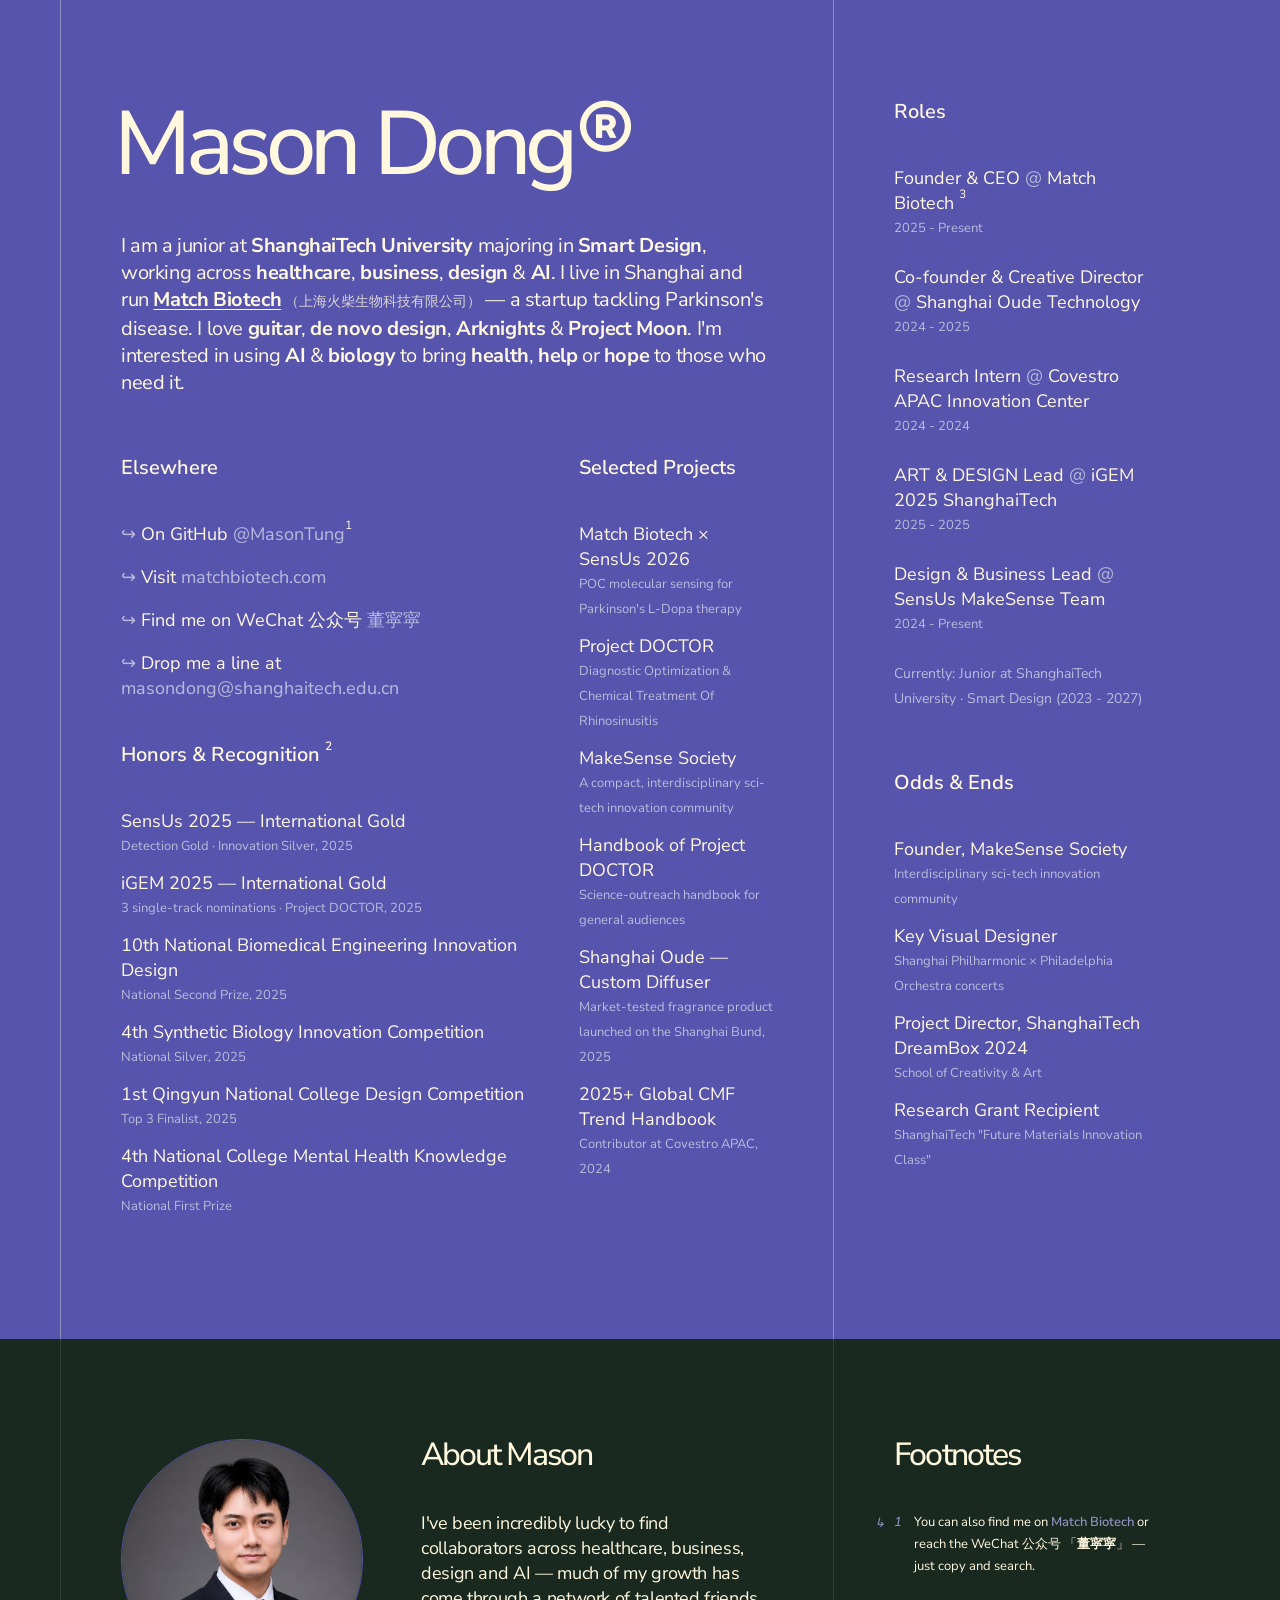
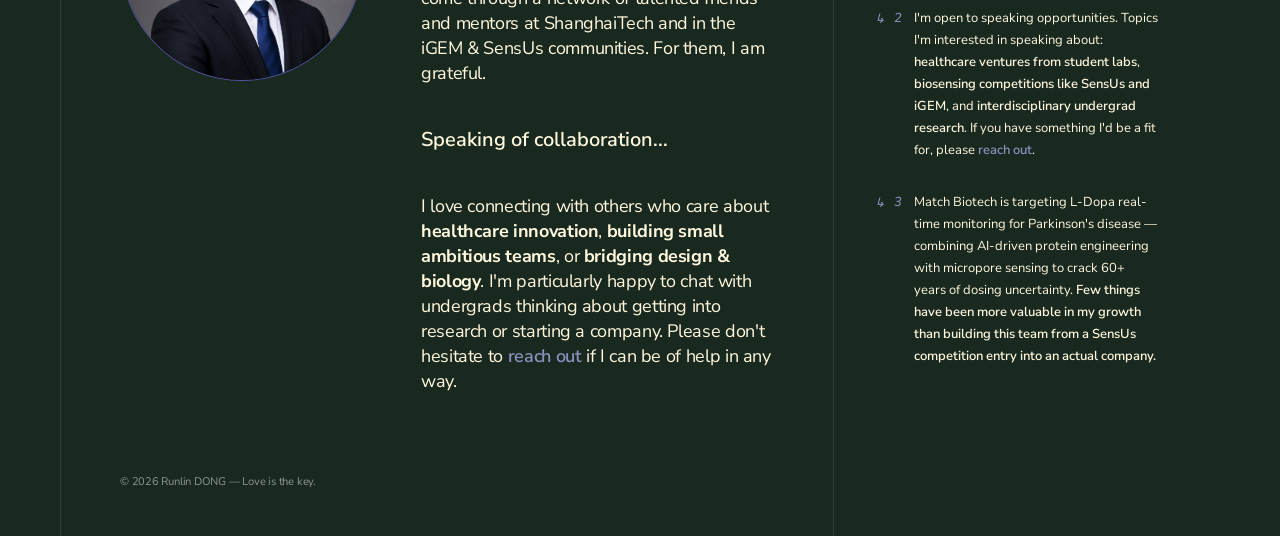
<file: noah-style-demo.html>
<!DOCTYPE html>
<html lang="en">
<head>
	<meta http-equiv="Content-Type" content="text/html; charset=UTF-8">
	<title>Mason Dong®</title>
	<meta name="description" content="Mason Dong (Runlin DONG) is a junior at ShanghaiTech, founder &amp; CEO of Match Biotech, working across healthcare, business, design and AI.">
	<meta name="HandheldFriendly" content="True">
	<meta name="lOptimized" content="width">
	<meta http-equiv="cleartype" content="on">
	<meta name="apple-mobile-web-app-capable" content="yes">
	<meta name="theme-color" content="#5654AC">
	<meta name="viewport" content="width=device-width,minimum-scale=1.0,initial-scale=1,user-scalable=yes">
	<style> @import url('https://fonts.googleapis.com/css2?family=Inter:wght@400;500;600&family=Nunito+Sans:wght@400;500;600;700&display=swap'); </style>
	<link rel="icon" type="image/svg+xml" href="favicon.svg" />
	<link rel="stylesheet" href="noah-style-demo.css">
</head>
<body class="purple">
	<div class="page-reveal" aria-hidden="true"></div>
	<div id="ns">
		<div id="content" class="container">
			<div id="main">
				<h1><a href="index.html" class="name-link" title="Switch to full site">Mason Dong</a><span id="r" onclick="theme()" class="">®</span></h1>
				<h2>I am a junior at <strong>ShanghaiTech University</strong> majoring in <strong>Smart Design</strong>, working across <strong>healthcare</strong>, <strong>business</strong>, <strong>design</strong> &amp; <strong>AI</strong>. I live in Shanghai and run <a href="https://matchbiotech.com/" target="_blank" class="brand-link"><strong>Match Biotech</strong></a><span class="brand-cn">（上海火柴生物科技有限公司）</span> — a startup tackling Parkinson's disease. I love <strong>guitar</strong>, <strong>de novo design</strong>, <strong>Arknights</strong> &amp; <strong>Project Moon</strong>. I'm interested in using <strong>AI</strong> &amp; <strong>biology</strong> to bring <strong>health</strong>, <strong>help</strong> or <strong>hope</strong> to those who need it.</h2>
				<div id="cols">
					<div id="main-l">
						<div id="elsewhere">
							<h3>Elsewhere</h3>
							<p><a href="https://github.com/MasonTung" target="_blank"><span></span> On GitHub <span>@MasonTung</span><sup onclick="go()">1</sup></a></p>
							<p><a href="https://matchbiotech.com/" target="_blank"><span></span> Visit <span>matchbiotech.com</span></a></p>
							<p><a href="#" id="wechat-link"><span></span> Find me on WeChat 公众号 <span>董寜寜</span></a></p>
							<p><a href="mailto:masondong@shanghaitech.edu.cn"><span></span> Drop me a line at <span>masondong@shanghaitech.edu.cn</span></a></p>
						</div>
						<h3>Honors &amp; Recognition <sup onclick="go()">2</sup></h3>
						<p>SensUs 2025 — International Gold</p>
						<p class="sm m">Detection Gold &middot; Innovation Silver, 2025</p>
						<p>iGEM 2025 — International Gold</p>
						<p class="sm m">3 single-track nominations · Project DOCTOR, 2025</p>
						<p>10th National Biomedical Engineering Innovation Design</p>
						<p class="sm m">National Second Prize, 2025</p>
						<p>4th Synthetic Biology Innovation Competition</p>
						<p class="sm m">National Silver, 2025</p>
						<p>1st Qingyun National College Design Competition</p>
						<p class="sm m">Top 3 Finalist, 2025</p>
						<p>4th National College Mental Health Knowledge Competition</p>
						<p class="sm l">National First Prize</p>
					</div>
					<div id="main-r">
						<h3>Selected Projects</h3>
						<p>Match Biotech × SensUs 2026</p>
						<p class="sm m"><a href="https://matchbiotech.com/" target="_blank">POC molecular sensing for Parkinson's L-Dopa therapy</a></p>
						<p>Project DOCTOR</p>
						<p class="sm m"><a href="https://2025.igem.wiki/shanghaitech-china/index.html" target="_blank">Diagnostic Optimization &amp; Chemical Treatment Of Rhinosinusitis</a></p>
						<p>MakeSense Society</p>
						<p class="sm m"><a href="https://www.sohu.com/a/934091809_121124378" target="_blank">A compact, interdisciplinary sci-tech innovation community</a></p>
						<p>Handbook of Project DOCTOR</p>
						<p class="sm m">Science-outreach handbook for general audiences</p>
						<p>Shanghai Oude — Custom Diffuser</p>
						<p class="sm m">Market-tested fragrance product launched on the Shanghai Bund, 2025</p>
						<p>2025+ Global CMF Trend Handbook</p>
						<p class="sm l">Contributor at Covestro APAC, 2024</p>
					</div>
				</div>
			</div>
			<div id="roles">
				<h3>Roles</h3>
				<p>Founder &amp; CEO <span>@</span> Match Biotech <sup onclick="go()">3</sup></p>
				<p class="sm">2025 - Present</p>
				<p>Co-founder &amp; Creative Director <span>@</span> Shanghai Oude Technology</p>
				<p class="sm">2024 - 2025</p>
				<p>Research Intern <span>@</span> Covestro APAC Innovation Center</p>
				<p class="sm">2024 - 2024</p>
				<p>ART &amp; DESIGN Lead <span>@</span> iGEM 2025 ShanghaiTech</p>
				<p class="sm">2025 - 2025</p>
				<p>Design &amp; Business Lead <span>@</span> SensUs MakeSense Team</p>
				<p class="sm">2024 - Present</p>
				<p id="prev">Currently: Junior at ShanghaiTech University · Smart Design (2023 - 2027)</p>

				<h3>Odds &amp; Ends</h3>
				<p>Founder, MakeSense Society</p>
				<p class="sm m">Interdisciplinary sci-tech innovation community</p>
				<p>Key Visual Designer</p>
				<p class="sm m">Shanghai Philharmonic × Philadelphia Orchestra concerts</p>
				<p>Project Director, ShanghaiTech DreamBox 2024</p>
				<p class="sm m">School of Creativity &amp; Art</p>
				<p>Research Grant Recipient</p>
				<p class="sm m">ShanghaiTech "Future Materials Innovation Class"</p>
			</div>
		</div>
		<div id="footer" class="container">
			<div id="notes">
				<img src="mason-tung-avatar.jpg" alt="Photo of Mason Dong (Runlin DONG).">
				<h4>About Mason</h4>
				<p>I've been incredibly lucky to find collaborators across healthcare, business, design and AI — much of my growth has come through a network of talented friends and mentors at ShanghaiTech and in the iGEM &amp; SensUs communities. For them, I am grateful.</p>
				<h3>Speaking of collaboration...</h3>
				<p>I love connecting with others who care about <strong>healthcare innovation</strong>, <strong>building small ambitious teams</strong>, or <strong>bridging design &amp; biology</strong>. I'm particularly happy to chat with undergrads thinking about getting into research or starting a company. Please don't hesitate to <a href="mailto:masondong@shanghaitech.edu.cn">reach out</a> if I can be of help in any way.</p>
			</div>
			<div id="footnotes">
				<h4>Footnotes</h4>
				<ul>
					<li><em>↳</em><span>1</span>You can also find me on <a href="https://matchbiotech.com/">Match Biotech</a> or reach the WeChat 公众号 「<strong>董寜寜</strong>」 — just copy and search.</li>
					<li><em>↳</em><span>2</span>I'm open to speaking opportunities. Topics I'm interested in speaking about: <strong>healthcare ventures from student labs</strong>, <strong>biosensing competitions like SensUs and iGEM</strong>, and <strong>interdisciplinary undergrad research</strong>. If you have something I'd be a fit for, please <a href="mailto:masondong@shanghaitech.edu.cn">reach out</a>.</li>
					<li><em>↳</em><span>3</span>Match Biotech is targeting L-Dopa real-time monitoring for Parkinson's disease — combining AI-driven protein engineering with micropore sensing to crack 60+ years of dosing uncertainty. <strong>Few things have been more valuable in my growth than building this team from a SensUs competition entry into an actual company.</strong></li>
				</ul>
			</div>
			<p class="copy">© 2026 Runlin DONG — Love is the key.</p>
		</div>
	</div>
	<script>
	function go() {
		const footnotes = document.getElementById('footnotes');
		setTimeout(function () {
			footnotes.scrollIntoView({behavior: 'smooth'});
		}, 50);
	}

	function theme() {
		const r = document.getElementById('r');
		r.classList.toggle('click');
		setTimeout(function() {
			const c = document.getElementById('r');
			if (c) c.classList.remove('click');
		}, 560);
		const theme = ['purple', 'brown', 'green'];
		let random = Math.floor(Math.random() * theme.length);
		const body = document.body;
		while (body.classList.contains(theme[random])) {
			random = Math.floor(Math.random() * theme.length);
		}
		theme.forEach(t => body.classList.remove(t));
		body.classList.add(theme[random]);
	}

	// WeChat 公众号 click-to-copy
	(function () {
		const link = document.getElementById('wechat-link');
		if (!link) return;
		link.addEventListener('click', async (e) => {
			e.preventDefault();
			const name = '董寜寜';
			let ok = false;
			try { await navigator.clipboard.writeText(name); ok = true; }
			catch (_) {
				const ta = document.createElement('textarea');
				ta.value = name; ta.style.position = 'fixed'; ta.style.opacity = '0';
				document.body.appendChild(ta); ta.select();
				try { ok = document.execCommand('copy'); } catch (_) {}
				document.body.removeChild(ta);
			}
			alert(ok ? `已复制公众号「${name}」· 请在微信中搜索`
			         : `公众号「${name}」· 请在微信中搜索`);
		});
	})();

	// On page load, spin the ® once timed to the page-reveal sweep.
	// The sweep clears the R area within the first ~60ms of its 600ms run,
	// so a small delay puts the R rotation right as it returns to full colour.
	(function () {
		if (window.matchMedia && window.matchMedia('(prefers-reduced-motion: reduce)').matches) return;
		const r = document.getElementById('r');
		if (!r) return;
		const start = () => {
			r.classList.add('intro-spin');
			r.addEventListener('animationend', () => r.classList.remove('intro-spin'), { once: true });
		};
		// Wait for layout, then offset a touch so the spin syncs with the sweep
		requestAnimationFrame(() => setTimeout(start, 80));
	})();
	</script>
</body>
</html>
</file>
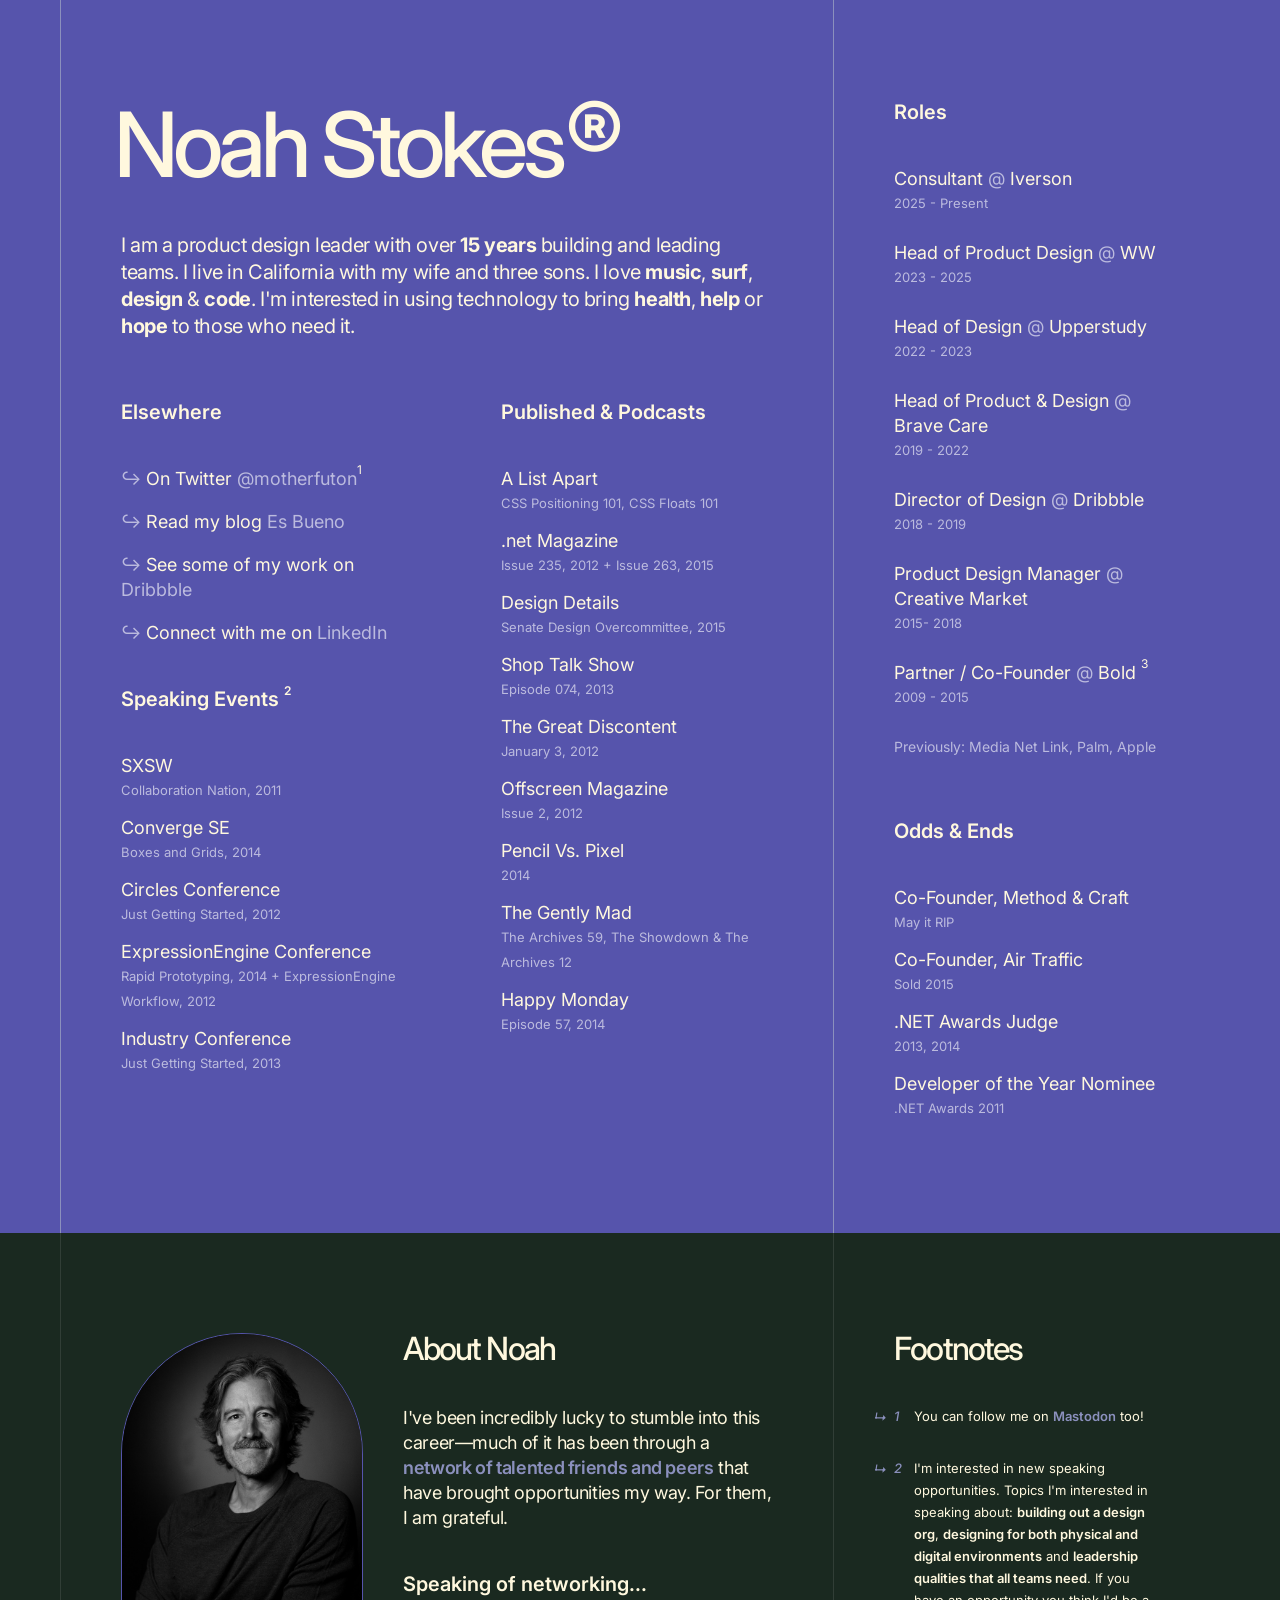
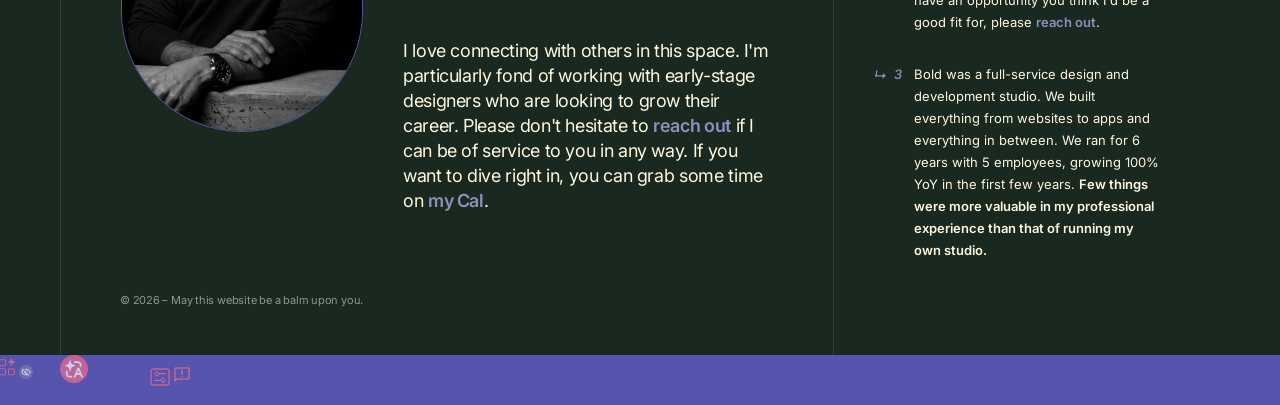
<file: 参考网页/Noah Stokes®.html>
<!DOCTYPE html>
<!-- saved from url=(0043)https://noahstokes.com/?ref=minimal.gallery -->
<html lang="en" data-immersive-translate-page-theme="dark"><head><meta http-equiv="Content-Type" content="text/html; charset=UTF-8">
	
	<title>Noah Stokes®</title>
	<meta name="description" content="Noah Stokes is a product design leader with over 20 years of experience building products and teams.">
	<meta name="HandheldFriendly" content="True">
	<meta name="lOptimized" content="width">
	<meta http-equiv="cleartype" content="on">
	<meta name="apple-mobile-web-app-capable" content="yes">
	<meta name="theme-color" content="#54AC77">
	<meta name="viewport" content="width=device-width,minimum-scale=1.0,initial-scale=1,user-scalable=yes">
	<style> @import url('https://fonts.googleapis.com/css2?family=Inter:wght@400;500;600&display=swap'); </style>
	<link rel="stylesheet" href="./Noah Stokes®_files/s.css">
</head>
<body class="purple">
	<div id="ns">
		<div id="content" class="container">
			<div id="main">
				<h1>Noah Stokes<span id="r" onclick="theme()" class="">®</span></h1>
				<h2>I am a product design leader with over <strong>15 years</strong> building and leading teams. I live in California with my wife and three sons. I love <strong>music</strong>, <strong>surf</strong>, <strong>design</strong> &amp; <strong>code</strong>. I'm interested in using technology to bring <strong>health</strong>, <strong>help</strong> or <strong>hope</strong> to those who need it.</h2>
				<div id="cols">
					<div id="main-l">
						<div id="elsewhere">
							<h3>Elsewhere</h3>
							<p><a href="https://twitter.com/motherfuton"><span></span> On Twitter <span>@motherfuton</span><sup onclick="go()">1</sup></a></p>
							<p><a href="https://esbueno.noahstokes.com/"><span></span> Read my blog <span>Es Bueno</span></a></p>
							<p><a href="https://dribbble.com/motherfuton"><span></span> See some of my work on <span>Dribbble</span></a></p>
							<p><a href="https://linkedin.com/in/noahstokes"><span></span> Connect with me on <span>LinkedIn</span></a></p>
						</div>
						<h3>Speaking Events <sup onclick="go()">2</sup></h3>
						<p>SXSW</p>
						<p class="sm m">Collaboration Nation, 2011</p>
						<p>Converge SE</p>
						<p class="sm m">Boxes and Grids, 2014</p>
						<p>Circles Conference</p>
						<p class="sm m">Just Getting Started, 2012</p>
						<p>ExpressionEngine Conference</p>
						<p class="sm m">Rapid Prototyping, 2014 + ExpressionEngine Workflow, 2012</p>
						<p>Industry Conference</p>
						<p class="sm l">Just Getting Started, 2013</p>
					</div>
					<div id="main-r">
						<h3>Published &amp; Podcasts</h3>
						<p>A List Apart</p>
						<p class="sm m"><a href="https://alistapart.com/article/css-positioning-101" target="_blank">CSS Positioning 101</a>, <a href="https://alistapart.com/article/css-floats-101" target="_blank">CSS Floats 101</a></p>
						<p>.net Magazine</p>
						<p class="sm m">Issue 235, 2012 + Issue 263, 2015</p>
						<p>Design Details</p>
						<p class="sm m"><a href="https://designdetails.fm/episodes/3241f745" target="_blank">Senate Design Overcommittee, 2015</a></p>
						<p>Shop Talk Show</p>
						<p class="sm m"><a href="https://shoptalkshow.com/episodes/074-with-noah-stokes/" target="_blank">Episode 074, 2013</a></p>
						<p>The Great Discontent</p>
						<p class="sm m"><a href="http://thegreatdiscontent.com/interview/noah-stokes" target="_blank">January 3, 2012</a></p>
						<p>Offscreen Magazine</p>
						<p class="sm m">Issue 2, 2012</p>
						<p>Pencil Vs. Pixel</p>
						<p class="sm m">2014</p>
						<p>The Gently Mad</p>
						<p class="sm m">The Archives 59, The Showdown &amp; The Archives 12</p>
						<p>Happy Monday</p>
						<p class="sm l">Episode 57, 2014</p>
					</div>
				</div>
			</div>
			<div id="roles">
				<h3>Roles</h3>
                <p>Consultant <span>@</span> Iverson</p>
                <p class="sm">2025 - Present</p>
				<p>Head of Product Design <span>@</span> WW</p>
				<p class="sm">2023 - 2025</p>
				<p>Head of Design <span>@</span> Upperstudy</p>
				<p class="sm">2022 - 2023</p>
				<p>Head of Product &amp; Design <span>@</span> Brave Care</p>
				<p class="sm">2019 - 2022</p>
				<p>Director of Design <span>@</span> Dribbble</p>
				<p class="sm">2018 - 2019</p>
				<p>Product Design Manager <span>@</span> Creative Market</p>
				<p class="sm">2015- 2018</p>
				<p>Partner / Co-Founder <span>@</span> Bold <sup onclick="go()">3</sup></p>
				<p class="sm">2009 - 2015</p>
				<p id="prev">Previously: Media Net Link, Palm, Apple</p>

				<h3>Odds &amp; Ends</h3>
				<p>Co-Founder, Method &amp; Craft</p>
				<p class="sm m">May it RIP</p>
				<p>Co-Founder, Air Traffic</p>
				<p class="sm m">Sold 2015</p>
				<p>.NET Awards Judge</p>
				<p class="sm m">2013, 2014</p>
				<p>Developer of the Year Nominee</p>
				<p class="sm m">.NET Awards 2011</p>
			</div>
		</div>
		<div id="footer" class="container">
			<div id="notes">
				<img src="./Noah Stokes®_files/noah-2025.jpg" alt="Image of Noah Stokes standing next to a wooden box, in black and white.">
				<h4>About Noah</h4>
				<p>I've been incredibly lucky to stumble into this career—much of it has been through a <a href="https://esbueno.noahstokes.com/everyone">network of talented friends and peers</a> that have brought opportunities my way. For them, I am grateful.</p>
				<h3>Speaking of networking...</h3>
				<p>I love connecting with others in this space. I'm particularly fond of working with early-stage designers who are looking to grow their career. Please don't hesitate to <a href="mailto:noahstokes@gmail.com">reach out</a> if I can be of service to you in any way. If you want to dive right in, you can grab some time on <a href="https://cal.com/noahstokes/30-min-chat">my Cal</a>. </p>
			</div>
			<div id="footnotes">
				<h4>Footnotes</h4>
				<ul>
					<li><em>↳</em><span>1</span>You can follow me on <a href="https://mastodon.social/@motherfuton">Mastodon</a> too!</li>
					<li><em>↳</em><span>2</span>I'm interested in new speaking opportunities. Topics I'm interested in speaking about: <strong>building out a design org</strong>, <strong>designing for both physical and digital environments</strong> and <strong>leadership qualities that all teams need</strong>. If you have an opportunity you think I'd be a good fit for, please <a href="mailto:noahstokes@gmail.com">reach out</a>. </li>
					<li><em>↳</em><span>3</span>Bold was a full-service design and development studio. We built everything from websites to apps and everything in between. We ran for 6 years with 5 employees, growing 100% YoY in the first few years. <strong>Few things were more valuable in my professional experience than that of running my own studio.</strong></li>
				</ul>
			</div>
			<p class="copy">© 2026 – May this website be a balm upon you.</p>
		</div>
	</div>
	<script>
		
	function go() {
		const footnotes = document.getElementById('footnotes');
		setTimeout(function () {
			footnotes.scrollIntoView({behavior: 'smooth'});
		}, 50);		
	}

	function theme() {
		const r = document.getElementById('r');
		r.classList.toggle('click');
		setTimeout(function() {
			const c = document.getElementById('r');
				c.classList.remove('click')
		}, 560)
		const theme = ['purple', 'brown', 'green'];
		const hex = ['#5654AC', '#AC7954', '#54AC82'];
		let random = Math.floor(Math.random() * theme.length);
		const body = document.body;
		while(document.body.classList.contains(theme[random])) {
			random = Math.floor(Math.random() * theme.length);
		}
		body.className = '';
		body.classList.add(theme[random]);
		// document.querySelector('meta[name="theme-color"]').setAttribute('content',  hex[random]);
	}
	</script>




<div id="eagle-drag-images" style="position: fixed; top: -100000px;"></div></body><div id="immersive-translate-popup" style="all: initial"><template shadowrootmode="open"><div id="mount" style="display: block;"><div class="imt-fb-container right imt-notranslate " data-theme="dark" style="z-index: 2147483637; pointer-events: none; right: 0px; top: 578px; display: flex;"><div class="btn-animate" style="transform: translateX(-5px); opacity: 0.7;"><div class="imt-fb-btn imt-fb-more-button imt-fb-side"><div class=" btn-animate" style="position: relative; pointer-events: all; display: inline-block;"><div><svg class="imt-fb-icon" xmlns="http://www.w3.org/2000/svg" width="24" height="24" viewBox="0 0 24 24" fill="none"><path d="M9.65332 13.3477C10.4097 13.4245 11 14.0632 11 14.8398V18.8398L10.9922 18.9932C10.9205 19.6992 10.3593 20.2604 9.65332 20.332L9.5 20.3398H5.5C4.72334 20.3398 4.08461 19.7496 4.00781 18.9932L4 18.8398V14.8398C4 14.0114 4.67157 13.3398 5.5 13.3398H9.5L9.65332 13.3477ZM18.6533 13.3477C19.4097 13.4245 20 14.0632 20 14.8398V18.8398L19.9922 18.9932C19.9205 19.6992 19.3593 20.2604 18.6533 20.332L18.5 20.3398H14.5C13.7233 20.3398 13.0846 19.7496 13.0078 18.9932L13 18.8398V14.8398C13 14.0114 13.6716 13.3398 14.5 13.3398H18.5L18.6533 13.3477ZM5.5 14.3398C5.22386 14.3398 5 14.5637 5 14.8398V18.8398C5 19.116 5.22386 19.3398 5.5 19.3398H9.5C9.77614 19.3398 10 19.116 10 18.8398V14.8398C10 14.5637 9.77614 14.3398 9.5 14.3398H5.5ZM14.5 14.3398C14.2239 14.3398 14 14.5637 14 14.8398V18.8398C14 19.116 14.2239 19.3398 14.5 19.3398H18.5C18.7761 19.3398 19 19.116 19 18.8398V14.8398C19 14.5637 18.7761 14.3398 18.5 14.3398H14.5ZM9.65332 4.34766C10.4097 4.42445 11 5.06318 11 5.83984V9.83984L10.9922 9.99316C10.9205 10.6992 10.3593 11.2604 9.65332 11.332L9.5 11.3398H5.5C4.72334 11.3398 4.08461 10.7496 4.00781 9.99316L4 9.83984V5.83984C4 5.01142 4.67157 4.33984 5.5 4.33984H9.5L9.65332 4.34766ZM16.1484 3.18848C16.2521 2.83834 16.7479 2.83834 16.8516 3.18848L17.3281 4.79785C17.5079 5.40507 17.9648 5.89104 18.5596 6.1084L20.0576 6.65625C20.3786 6.77361 20.3785 7.22732 20.0576 7.34473L18.5596 7.89258C17.9648 8.10991 17.5079 8.59598 17.3281 9.20312L16.8516 10.8125C16.7479 11.1626 16.2521 11.1626 16.1484 10.8125L15.6719 9.20312C15.4921 8.59598 15.0352 8.10991 14.4404 7.89258L12.9424 7.34473C12.6215 7.22732 12.6214 6.77361 12.9424 6.65625L14.4404 6.1084C15.0352 5.89104 15.4921 5.40507 15.6719 4.79785L16.1484 3.18848ZM5.5 5.33984C5.22386 5.33984 5 5.5637 5 5.83984V9.83984C5 10.116 5.22386 10.3398 5.5 10.3398H9.5C9.77614 10.3398 10 10.116 10 9.83984V5.83984C10 5.5637 9.77614 5.33984 9.5 5.33984H5.5Z" fill="#ED6D8F"></path></svg><svg class="imt-fb-pin-icon" xmlns="http://www.w3.org/2000/svg" width="14" height="14" viewBox="0 0 14 14" fill="none"><circle cx="7" cy="7" r="7" fill="#B1B1B166"></circle><g transform="translate(2, 2)"><mask id="mask0_39788_745" maskUnits="userSpaceOnUse" x="0" y="0" width="10" height="10" style="mask-type: alpha;"><rect width="10" height="10" fill="#D9D9D9"></rect></mask><g mask="url(#mask0_39788_745)"><path d="M6.23958 3.76042C6.28819 3.80903 6.35243 3.88194 6.43229 3.97917C6.51215 4.07639 6.59722 4.18056 6.6875 4.29167C6.6875 4.44444 6.63646 4.57292 6.53438 4.67708C6.43222 4.78125 6.30618 4.83333 6.15625 4.83333C6.00056 4.83333 5.86962 4.78125 5.76344 4.67708C5.65726 4.57292 5.60417 4.44444 5.60417 4.29167C5.59722 4.28472 5.59201 4.28646 5.58854 4.29688C5.58507 4.30729 5.58333 4.31076 5.58333 4.30729C5.58333 4.30382 5.59028 4.30382 5.60417 4.30729C5.61806 4.31076 5.62153 4.30903 5.61458 4.30208C5.47569 4.30208 5.3559 4.25104 5.25521 4.14896C5.15451 4.04681 5.10417 3.92771 5.10417 3.79167C5.10417 3.65278 5.15451 3.53299 5.25521 3.43229C5.3559 3.3316 5.47569 3.28125 5.61458 3.28125C5.74653 3.35764 5.86111 3.43403 5.95833 3.51042C6.05556 3.58681 6.14931 3.67014 6.23958 3.76042ZM5 2.75C4.94667 2.75 4.89465 2.75017 4.84396 2.75052C4.79326 2.75087 4.74083 2.75035 4.68667 2.74896C4.54139 2.7566 4.39931 2.72049 4.26042 2.64062C4.12153 2.56076 4.03472 2.44618 4 2.29688C3.96528 2.14757 3.98611 2.01389 4.0625 1.89583C4.13889 1.77778 4.25267 1.71094 4.40385 1.69531C4.50962 1.6901 4.61059 1.68576 4.70677 1.68229C4.80295 1.67882 4.90069 1.67708 5 1.67708C5.97917 1.67708 6.88368 1.93056 7.71354 2.4375C8.5434 2.94444 9.17059 3.64625 9.5951 4.54292C9.62892 4.61847 9.65451 4.69451 9.67188 4.77104C9.68924 4.84757 9.69792 4.92389 9.69792 5C9.69792 5.07611 9.69097 5.15417 9.67708 5.23417C9.66319 5.31417 9.64236 5.39236 9.61458 5.46875C9.49826 5.68972 9.36504 5.89948 9.2149 6.09802C9.06469 6.29656 8.90278 6.49306 8.72917 6.6875C8.63194 6.79861 8.51042 6.85069 8.36458 6.84375C8.21875 6.83681 8.09375 6.78069 7.98958 6.67542C7.88542 6.57007 7.83681 6.44507 7.84375 6.30042C7.85069 6.15569 7.90278 6.02431 8 5.90625C8.13194 5.76736 8.25125 5.62153 8.35792 5.46875C8.46465 5.31597 8.5641 5.15972 8.65625 5C8.30208 4.30556 7.79861 3.75694 7.14583 3.35417C6.49306 2.95139 5.77778 2.75 5 2.75ZM5 8.32292C4.04861 8.32292 3.1684 8.07465 2.35938 7.57812C1.55035 7.0816 0.919896 6.40906 0.468021 5.56052C0.419896 5.46462 0.387153 5.37142 0.369792 5.28094C0.352431 5.19052 0.34375 5.09677 0.34375 4.99969C0.34375 4.90267 0.352431 4.80556 0.369792 4.70833C0.387153 4.61111 0.420139 4.51736 0.46875 4.42708C0.614583 4.13542 0.787361 3.86813 0.987083 3.62521C1.18688 3.38229 1.40646 3.15306 1.64583 2.9375L0.96875 2.27083C0.871528 2.18056 0.821181 2.07812 0.817708 1.96354C0.814236 1.84896 0.861111 1.74306 0.958333 1.64583C1.05556 1.54861 1.16319 1.5 1.28125 1.5C1.39931 1.5 1.50694 1.54861 1.60417 1.64583L8.19792 8.23958C8.29514 8.33681 8.34201 8.44271 8.33854 8.55729C8.33507 8.67188 8.28819 8.77431 8.19792 8.86458C8.10069 8.96181 7.99479 9.01042 7.88021 9.01042C7.76562 9.01042 7.65972 8.96181 7.5625 8.86458L6.70833 8.01042C6.43472 8.12153 6.15382 8.20139 5.86562 8.25C5.57743 8.29861 5.28889 8.32292 5 8.32292ZM2.41667 3.6875C2.20139 3.88194 2.00347 4.08507 1.82292 4.29688C1.64236 4.50868 1.48611 4.74306 1.35417 5C1.69444 5.70139 2.19271 6.25174 2.84896 6.65104C3.50521 7.05035 4.22222 7.25 5 7.25C5.14729 7.25 5.29347 7.24132 5.43854 7.22396C5.58368 7.2066 5.72569 7.18056 5.86458 7.14583L5.39583 6.67708C5.33333 6.70486 5.26736 6.72396 5.19792 6.73438C5.12847 6.74479 5.0625 6.75 5 6.75C4.51389 6.75 4.10069 6.57986 3.76042 6.23958C3.42014 5.89931 3.25 5.48611 3.25 5C3.25 4.9375 3.25694 4.87153 3.27083 4.80208C3.28472 4.73264 3.29514 4.66667 3.30208 4.60417L2.41667 3.6875Z" fill="white"></path></g></g></svg></div></div></div></div><div hidden="" class="imt-no-events " id="manga-button" style="position: relative; opacity: 0.7;"><div class="imt-manga-button btn-animate" style="transform: translateX(2px);"><div style="position: relative;"><svg xmlns="http://www.w3.org/2000/svg" width="32" height="32" viewBox="0 0 32 32" fill="none" style="vertical-align: middle;"><path d="M14.8853 4.92364C14.8853 4.92364 16.3905 10.4362 22.6668 4C22.6668 4 20.3381 10.8907 25.3364 10.0843C25.3364 10.0843 22.0563 15.6994 29 18.0599C29 18.0599 22.9934 19.306 21.1617 28C21.1617 28 17.7679 24.54 14.8853 27.3549C14.8853 27.3549 13.3233 23.5724 7.33097 26.27C7.33097 26.27 10.1141 20.6549 4.83179 21.0507C4.83179 21.0507 7.16057 18.8955 3 15.9047C3 15.9047 7.50137 16.1833 6.33697 11.7117C6.33697 11.7117 10.0005 12.3421 8.66576 6.82957C8.65156 6.81491 12.4855 9.80574 14.8853 4.92364Z" fill="#ED6D8F"></path><path d="M20.8599 13.7022C20.885 13.1361 20.9543 12.5713 20.9959 12.0052C21.0337 11.568 20.8107 11.2794 20.3876 11.18C20.0759 11.1013 19.7508 11.0867 19.433 11.137C19.1951 11.1945 18.9542 11.2396 18.7113 11.2721C18.2403 11.3028 17.9973 11.5275 17.9796 11.988C17.977 12.0833 17.9596 12.1777 17.928 12.268C17.3034 13.9102 16.6774 15.5499 16.0503 17.1873C16.0301 17.2401 16.0062 17.2904 15.9671 17.3776C15.7291 16.8975 15.4281 16.4898 15.2745 15.9986C14.8073 14.5152 14.3186 13.033 13.8312 11.5594C13.6826 11.1112 13.3489 10.9344 12.8754 11.0216C12.7889 11.0365 12.7008 11.0398 12.6134 11.0314C12.2241 10.9938 11.8311 11.0404 11.4623 11.1677C11.0946 11.2991 10.9498 11.557 11.0152 11.9254C11.0428 12.0371 11.0643 12.1503 11.0795 12.2643C11.1223 13.1902 11.1777 14.1087 11.2054 15.0321C11.257 16.7992 11.2117 18.5651 11.0858 20.3284C11.0644 20.6354 11.0304 20.9424 11.0228 21.2494C11.0115 21.6092 11.1613 21.7811 11.5266 21.8143C11.9976 21.8573 12.4711 21.8708 12.9421 21.9088C13.0309 21.9201 13.121 21.9003 13.1962 21.8528C13.2714 21.8053 13.3268 21.7334 13.3527 21.6497C13.3996 21.5394 13.4252 21.4216 13.4282 21.3022C13.4295 20.8258 13.4207 20.3493 13.4081 19.8741C13.393 19.3264 13.3917 18.7763 13.3438 18.231C13.2857 17.5839 13.266 16.934 13.2847 16.2847C13.2847 16.2466 13.291 16.2073 13.2985 16.1312C13.3338 16.2024 13.3514 16.2356 13.3665 16.2712C13.9017 17.5228 14.3617 18.8037 14.7443 20.1074C14.7928 20.2421 14.7928 20.3889 14.7443 20.5237C14.6322 20.8196 14.7141 21.037 14.9659 21.1377C15.4445 21.3268 15.9331 21.4926 16.4155 21.6731C16.4865 21.7033 16.566 21.7091 16.6408 21.6895C16.7157 21.6698 16.7815 21.6259 16.8273 21.565C16.9085 21.4643 16.9743 21.3526 17.0225 21.2335C17.0537 21.1374 17.0798 21.0399 17.1006 20.9412C17.3185 20.2425 17.5653 19.5499 17.7517 18.8438C17.9785 17.9723 18.2624 17.1158 18.6018 16.2798C18.6201 16.2439 18.6411 16.2094 18.6647 16.1766C18.6761 16.2319 18.6761 16.254 18.6761 16.2761C18.6345 17.59 18.5955 18.8978 18.5501 20.2056C18.5363 20.5949 18.491 20.9829 18.4809 21.3722C18.4721 21.705 18.6207 21.8708 18.9557 21.9002C19.4355 21.9432 19.9191 21.9592 20.4002 21.9973C20.4888 22.0079 20.5784 21.9875 20.653 21.9399C20.7277 21.8922 20.7827 21.8203 20.8082 21.7369C20.8531 21.6305 20.8766 21.5167 20.8775 21.4017C20.88 20.7668 20.8674 20.132 20.8674 19.4971C20.8662 19.2846 20.8687 19.0722 20.8523 18.8622C20.8158 18.3968 20.7264 17.9314 20.7339 17.4685C20.7515 16.2122 20.8044 14.9572 20.8599 13.7022Z" fill="white"></path></svg></div></div></div><div style="display: flex; align-items: center; flex-direction: row; gap: 8px;"><svg xmlns="http://www.w3.org/2000/svg" width="14" height="14" viewBox="0 0 14 14" fill="none" style="display: block; opacity: 0;"><g clip-path="url(#clip0_38845_9816)"><path d="M7 14C5.14348 14 3.36301 13.2625 2.05025 11.9497C0.737498 10.637 0 8.85652 0 7C0 5.14348 0.737498 3.36301 2.05025 2.05025C3.36301 0.737498 5.14348 0 7 0C8.85652 0 10.637 0.737498 11.9497 2.05025C13.2625 3.36301 14 5.14348 14 7C14 8.85652 13.2625 10.637 11.9497 11.9497C10.637 13.2625 8.85652 14 7 14Z" fill="#B1B1B1" fill-opacity="0.4"></path><path d="M6.11754 7.00052L4.18254 5.06452C4.06786 4.94725 4.00406 4.78948 4.00498 4.62546C4.00589 4.46144 4.07145 4.3044 4.18744 4.18841C4.30342 4.07243 4.46046 4.00687 4.62448 4.00595C4.7885 4.00503 4.94627 4.06884 5.06354 4.18352L6.99954 6.11852L8.93554 4.18352C8.99315 4.1246 9.06188 4.07771 9.13774 4.04554C9.2136 4.01337 9.29508 3.99656 9.37748 3.9961C9.45988 3.99564 9.54155 4.01153 9.61777 4.04285C9.69398 4.07417 9.76323 4.1203 9.82149 4.17857C9.87976 4.23683 9.92589 4.30608 9.95721 4.38229C9.98853 4.45851 10.0044 4.54018 10.004 4.62258C10.0035 4.70497 9.98669 4.78646 9.95452 4.86232C9.92235 4.93818 9.87545 5.00691 9.81654 5.06452L7.88154 7.00052L9.81654 8.93652C9.93122 9.05379 9.99502 9.21155 9.99411 9.37557C9.99319 9.5396 9.92763 9.69664 9.81164 9.81262C9.69566 9.9286 9.53862 9.99417 9.3746 9.99508C9.21058 9.996 9.05281 9.9322 8.93554 9.81752L6.99954 7.88252L5.06354 9.81752C5.00593 9.87643 4.93721 9.92333 4.86135 9.9555C4.78549 9.98767 4.704 10.0045 4.6216 10.0049C4.5392 10.0054 4.45753 9.9895 4.38131 9.95818C4.3051 9.92686 4.23585 9.88073 4.17759 9.82247C4.11932 9.7642 4.0732 9.69496 4.04188 9.61874C4.01056 9.54253 3.99467 9.46086 3.99513 9.37846C3.99559 9.29606 4.01239 9.21457 4.04456 9.13871C4.07673 9.06285 4.12363 8.99413 4.18254 8.93652L6.11754 7.00052Z" fill="white"></path></g><defs><clippath id="clip0_38845_9816"><rect width="14" height="14" fill="white"></rect></clippath></defs></svg><div style="position: relative;"><div class="imt-fb-btn right btn-animate  " dir="ltr" style="opacity: 0.7;"><div class=" " style="position: relative; pointer-events: all; display: inline-block;"><div><div class="imt-fb-btn-content"><svg class="imt-fb-logo-img imt-fb-logo-img-big-bg" width="28" height="28" viewBox="0 0 28 28" fill="none" xmlns="http://www.w3.org/2000/svg"><path d="M0 14C0 6.26801 6.26801 0 14 0C21.732 0 28 6.26801 28 14C28 21.732 21.732 28 14 28C6.26801 28 0 21.732 0 14Z" fill="#ED6D8F"></path><path d="M7.30921 15.6381C7.53044 15.6381 7.70979 15.8175 7.70979 16.0387V19.0088C7.70979 19.934 8.45993 20.684 9.38526 20.684H11.7557C11.9769 20.684 12.1562 20.8634 12.1562 21.0846V22.152C12.1562 22.3732 11.9769 22.5526 11.7557 22.5526H9.38526C7.42782 22.5526 5.84099 20.966 5.84099 19.0088V16.0387C5.84099 15.8175 6.02034 15.6381 6.24157 15.6381H7.30921ZM18.9876 12.6944C19.1515 12.6944 19.2989 12.7943 19.3597 12.9466L22.9711 22.0036C23.076 22.2667 22.8822 22.5526 22.599 22.5526H21.4672C21.3016 22.5526 21.153 22.4506 21.0934 22.2961L20.2724 20.1673C20.2128 20.0128 20.0643 19.9108 19.8986 19.9108H16.7508C16.5852 19.9108 16.4366 20.0128 16.377 20.1673L15.556 22.2961C15.4964 22.4506 15.3478 22.5526 15.1822 22.5526H14.0504C13.7672 22.5526 13.5734 22.2667 13.6783 22.0036L17.2897 12.9466C17.3505 12.7943 17.4979 12.6944 17.6618 12.6944H18.9876ZM18.5116 15.6017C18.4456 15.4308 18.2038 15.4308 18.1378 15.6017L17.3016 17.7699C17.251 17.9011 17.3478 18.0423 17.4885 18.0423H19.1609C19.3016 18.0423 19.3984 17.9012 19.3478 17.7699L18.5116 15.6017ZM9.69589 5.30028C9.79943 4.8999 10.368 4.89991 10.4715 5.30028L11.1086 7.76368C11.3244 8.59845 11.9396 9.27221 12.7513 9.56299L14.9019 10.3334C15.2559 10.4602 15.2559 10.9608 14.9019 11.0876L12.7513 11.8581C11.9396 12.1489 11.3244 12.8226 11.1086 13.6574L10.4715 16.1208C10.368 16.5212 9.79943 16.5212 9.69589 16.1208L9.05884 13.6574C8.84297 12.8226 8.22786 12.1489 7.41615 11.8581L5.26548 11.0876C4.91151 10.9608 4.91151 10.4602 5.26548 10.3334L7.41615 9.56299C8.22786 9.27221 8.84297 8.59844 9.05884 7.76368L9.69589 5.30028ZM18.0064 6.20485C19.9639 6.20485 21.5507 7.79145 21.5507 9.74861V11.281C21.5507 11.5022 21.3713 11.6816 21.1501 11.6816H20.0825C19.8612 11.6816 19.6819 11.5022 19.6819 11.281V9.74861C19.6819 8.82341 18.9318 8.07338 18.0064 8.07338H14.4343C14.2131 8.07338 14.0337 7.89403 14.0337 7.6728V6.60543C14.0337 6.3842 14.2131 6.20486 14.4343 6.20485H18.0064Z" fill="white"></path></svg></div></div></div></div><div title="Close Floating Button" class="imt-fb-close-button" style="opacity: 0; pointer-events: none;"><svg xmlns="http://www.w3.org/2000/svg" width="14" height="14" viewBox="0 0 14 14" fill="none"><g clip-path="url(#clip0_38845_9816)"><path d="M7 14C5.14348 14 3.36301 13.2625 2.05025 11.9497C0.737498 10.637 0 8.85652 0 7C0 5.14348 0.737498 3.36301 2.05025 2.05025C3.36301 0.737498 5.14348 0 7 0C8.85652 0 10.637 0.737498 11.9497 2.05025C13.2625 3.36301 14 5.14348 14 7C14 8.85652 13.2625 10.637 11.9497 11.9497C10.637 13.2625 8.85652 14 7 14Z" fill="#B1B1B1" fill-opacity="0.4"></path><path d="M6.11754 7.00052L4.18254 5.06452C4.06786 4.94725 4.00406 4.78948 4.00498 4.62546C4.00589 4.46144 4.07145 4.3044 4.18744 4.18841C4.30342 4.07243 4.46046 4.00687 4.62448 4.00595C4.7885 4.00503 4.94627 4.06884 5.06354 4.18352L6.99954 6.11852L8.93554 4.18352C8.99315 4.1246 9.06188 4.07771 9.13774 4.04554C9.2136 4.01337 9.29508 3.99656 9.37748 3.9961C9.45988 3.99564 9.54155 4.01153 9.61777 4.04285C9.69398 4.07417 9.76323 4.1203 9.82149 4.17857C9.87976 4.23683 9.92589 4.30608 9.95721 4.38229C9.98853 4.45851 10.0044 4.54018 10.004 4.62258C10.0035 4.70497 9.98669 4.78646 9.95452 4.86232C9.92235 4.93818 9.87545 5.00691 9.81654 5.06452L7.88154 7.00052L9.81654 8.93652C9.93122 9.05379 9.99502 9.21155 9.99411 9.37557C9.99319 9.5396 9.92763 9.69664 9.81164 9.81262C9.69566 9.9286 9.53862 9.99417 9.3746 9.99508C9.21058 9.996 9.05281 9.9322 8.93554 9.81752L6.99954 7.88252L5.06354 9.81752C5.00593 9.87643 4.93721 9.92333 4.86135 9.9555C4.78549 9.98767 4.704 10.0045 4.6216 10.0049C4.5392 10.0054 4.45753 9.9895 4.38131 9.95818C4.3051 9.92686 4.23585 9.88073 4.17759 9.82247C4.11932 9.7642 4.0732 9.69496 4.04188 9.61874C4.01056 9.54253 3.99467 9.46086 3.99513 9.37846C3.99559 9.29606 4.01239 9.21457 4.04456 9.13871C4.07673 9.06285 4.12363 8.99413 4.18254 8.93652L6.11754 7.00052Z" fill="white"></path></g><defs><clippath id="clip0_38845_9816"><rect width="14" height="14" fill="white"></rect></clippath></defs></svg></div></div><svg xmlns="http://www.w3.org/2000/svg" width="14" height="14" viewBox="0 0 14 14" fill="none" style="display: none; opacity: 0;"><g clip-path="url(#clip0_38845_9816)"><path d="M7 14C5.14348 14 3.36301 13.2625 2.05025 11.9497C0.737498 10.637 0 8.85652 0 7C0 5.14348 0.737498 3.36301 2.05025 2.05025C3.36301 0.737498 5.14348 0 7 0C8.85652 0 10.637 0.737498 11.9497 2.05025C13.2625 3.36301 14 5.14348 14 7C14 8.85652 13.2625 10.637 11.9497 11.9497C10.637 13.2625 8.85652 14 7 14Z" fill="#B1B1B1" fill-opacity="0.4"></path><path d="M6.11754 7.00052L4.18254 5.06452C4.06786 4.94725 4.00406 4.78948 4.00498 4.62546C4.00589 4.46144 4.07145 4.3044 4.18744 4.18841C4.30342 4.07243 4.46046 4.00687 4.62448 4.00595C4.7885 4.00503 4.94627 4.06884 5.06354 4.18352L6.99954 6.11852L8.93554 4.18352C8.99315 4.1246 9.06188 4.07771 9.13774 4.04554C9.2136 4.01337 9.29508 3.99656 9.37748 3.9961C9.45988 3.99564 9.54155 4.01153 9.61777 4.04285C9.69398 4.07417 9.76323 4.1203 9.82149 4.17857C9.87976 4.23683 9.92589 4.30608 9.95721 4.38229C9.98853 4.45851 10.0044 4.54018 10.004 4.62258C10.0035 4.70497 9.98669 4.78646 9.95452 4.86232C9.92235 4.93818 9.87545 5.00691 9.81654 5.06452L7.88154 7.00052L9.81654 8.93652C9.93122 9.05379 9.99502 9.21155 9.99411 9.37557C9.99319 9.5396 9.92763 9.69664 9.81164 9.81262C9.69566 9.9286 9.53862 9.99417 9.3746 9.99508C9.21058 9.996 9.05281 9.9322 8.93554 9.81752L6.99954 7.88252L5.06354 9.81752C5.00593 9.87643 4.93721 9.92333 4.86135 9.9555C4.78549 9.98767 4.704 10.0045 4.6216 10.0049C4.5392 10.0054 4.45753 9.9895 4.38131 9.95818C4.3051 9.92686 4.23585 9.88073 4.17759 9.82247C4.11932 9.7642 4.0732 9.69496 4.04188 9.61874C4.01056 9.54253 3.99467 9.46086 3.99513 9.37846C3.99559 9.29606 4.01239 9.21457 4.04456 9.13871C4.07673 9.06285 4.12363 8.99413 4.18254 8.93652L6.11754 7.00052Z" fill="white"></path></g><defs><clippath id="clip0_38845_9816"><rect width="14" height="14" fill="white"></rect></clippath></defs></svg></div><div class="btn-animate" style="margin-top: 10px; transform: translateX(60px);"><div class=" btn-animate" style="position: relative; pointer-events: all; display: inline-block;"><div><div class="imt-fb-round-button"><svg class="imt-fb-icon" xmlns="http://www.w3.org/2000/svg" width="24" height="24" viewBox="0 0 24 24" fill="none" style="width: 24px; height: 24px;"><path d="M17 8.66797H11.375" stroke="#ED6D8F" stroke-linecap="round" stroke-linejoin="round"></path><path d="M12.625 15.332L7 15.332" stroke="#ED6D8F" stroke-linecap="round" stroke-linejoin="round"></path><path d="M15.125 17C16.1605 17 17 16.1605 17 15.125C17 14.0895 16.1605 13.25 15.125 13.25C14.0895 13.25 13.25 14.0895 13.25 15.125C13.25 16.1605 14.0895 17 15.125 17Z" stroke="#ED6D8F" stroke-linecap="round" stroke-linejoin="round"></path><path d="M8.875 10.75C9.91053 10.75 10.75 9.91053 10.75 8.875C10.75 7.83947 9.91053 7 8.875 7C7.83947 7 7 7.83947 7 8.875C7 9.91053 7.83947 10.75 8.875 10.75Z" stroke="#ED6D8F" stroke-linecap="round" stroke-linejoin="round"></path><rect x="3" y="4" width="18" height="16" rx="1.66667" stroke="#ED6D8F"></rect></svg></div></div></div></div><div class="btn-animate" style="margin-top: 10px; transform: translateX(60px);"><div class=" btn-animate" style="position: relative; pointer-events: all; display: inline-block;"><div><div class="imt-fb-round-button"><svg class="imt-fb-icon" xmlns="http://www.w3.org/2000/svg" width="20" height="20" viewBox="0 0 20 20" fill="none"><mask id="mask0_43829_2633" maskUnits="userSpaceOnUse" x="0" y="0" width="20" height="20" style="mask-type: alpha;"><rect width="20" height="20" fill="#D9D9D9"></rect></mask><g mask="url(#mask0_43829_2633)"><path d="M9.99546 12.2609C10.1639 12.2609 10.305 12.2055 10.4188 12.0946C10.5327 11.9838 10.5896 11.8441 10.5896 11.6755C10.5896 11.507 10.5342 11.3659 10.4234 11.2521C10.3124 11.1384 10.1727 11.0815 10.0042 11.0815C9.83574 11.0815 9.69463 11.1369 9.58088 11.2478C9.46699 11.3586 9.41005 11.4982 9.41005 11.6667C9.41005 11.8353 9.46546 11.9765 9.5763 12.0903C9.68727 12.204 9.82699 12.2609 9.99546 12.2609ZM9.99546 10.1936C10.148 10.1936 10.2771 10.1418 10.3828 10.0382C10.4886 9.93443 10.5415 9.80568 10.5415 9.65193V5.20318C10.5415 5.04943 10.49 4.92075 10.3871 4.81713C10.2844 4.71338 10.1567 4.66151 10.0042 4.66151C9.85171 4.66151 9.72261 4.71338 9.61692 4.81713C9.51109 4.92075 9.45817 5.04943 9.45817 5.20318V9.65193C9.45817 9.80568 9.50963 9.93443 9.61255 10.0382C9.71532 10.1418 9.84296 10.1936 9.99546 10.1936ZM5.03192 14.5846L3.55359 16.063C3.34262 16.2739 3.10032 16.3221 2.82671 16.2076C2.55324 16.093 2.4165 15.8864 2.4165 15.5878V3.75776C2.4165 3.38262 2.54602 3.06554 2.80505 2.80651C3.06407 2.54748 3.38116 2.41797 3.7563 2.41797H16.2434C16.6185 2.41797 16.9356 2.54748 17.1946 2.80651C17.4537 3.06554 17.5832 3.38262 17.5832 3.75776V13.2448C17.5832 13.62 17.4537 13.9371 17.1946 14.1961C16.9356 14.4551 16.6185 14.5846 16.2434 14.5846H5.03192ZM4.58317 13.5013H16.2434C16.3075 13.5013 16.3663 13.4746 16.4196 13.4211C16.4731 13.3678 16.4998 13.309 16.4998 13.2448V3.75776C16.4998 3.69359 16.4731 3.63484 16.4196 3.58151C16.3663 3.52804 16.3075 3.5013 16.2434 3.5013H3.7563C3.69213 3.5013 3.63338 3.52804 3.58005 3.58151C3.52657 3.63484 3.49984 3.69359 3.49984 3.75776V14.5928L4.58317 13.5013Z" fill="#ED6D8F"></path></g></svg></div></div></div></div><div hidden="" id="immersive-translate-popup-overlay" class="immersive-translate-popup-overlay"><div class="immersive-translate-popup-wrapper" style="position: fixed; bottom: 30px; right: 65px;"></div></div></div></div></template></div></html>
</file>
<file: CV.css>
/* Reset */

html, body, div, span, object, iframe,
h1, h2, h3, h4, h5, h6, p, blockquote, pre,
abbr, address, cite, code, del, dfn, img, ins, kbd, q, samp,
small, sub, sup, var, b, i, dl, dt, dd, ol, ul, li,
fieldset, form, label, legend,
table, caption, tbody, tfoot, thead, tr, th, td,
article, aside, canvas, details, figcaption, figure,
footer, header, hgroup, menu, nav, section, summary,
time, mark, audio, video {
  margin: 0;
  padding: 0;
  border: 0;
  font-size: 100%;
  font: inherit;
  vertical-align: baseline;
}
article, aside, details, figcaption, figure,
footer, header, hgroup, menu, nav, section {
  display: block;
}
body { font: 400 18px/25px 'Avenir Next', 'Avenir', 'Nunito Sans', -apple-system, system-ui, BlinkMacSystemFont, "Segoe UI", Helvetica, Arial, sans-serif; *font-size:small; color: #FFF8DE; }
a, a:hover, a:active { outline: none; }
sub, sup { font-size: 50%; line-height: 0; position: relative; }
sup { top: -0.9em; }
a:link { -webkit-tap-highlight-color: transparent; }
h1, h2, h3, h4, h5, h6 { font-weight: 400; margin: 0; padding: 0; }
ul { list-style: none; margin: 0; padding: 0; }
a { text-decoration: none; }

html, body {
  -webkit-font-smoothing: antialiased;
  text-shadow: 1px 1px 1px rgba(0,0,0,0.004);
}

body {
	margin: 0;
  padding: 0;
  /* background: #3DB97A; */
  background: #1A2920;
  transition: 0.5s ease;
  -moz-transition: 0.5s ease;
  -webkit-transition: 0.5s ease;
}

body.load {
  transition: 1.5s ease;
  -moz-transition: 1.5s ease;
  -webkit-transition: 1.5s ease;
}

body.purple { background: #524FC4; }
body.green { background: #0E7A45; }
body.brown { background: #C07A3F; }
body.blue { background: #2F57E8; }

#ns {
  position: relative;
  margin: 0;
  /* animation: fade 1s;
  -moz-animation: fade 1s;
  -webkit-animation: fade 1s; */
}

.container {
  display: grid;
  padding: 0 60px;
  height: 100%;
  grid-template-columns: repeat(12, 1fr);
  grid-template-rows: auto;
  grid-template-areas:
    "m m m m m m m m r r r r"
    "n n n n n n n n f f f f";
}

#content .container { max-width: 1620px; }

#main {
  grid-area: m;
  position: relative;
  padding: 100px 60px 60px;
  border-left: 1px solid #313E36;
}

#roles {
  grid-area: r;
  position: relative;
  padding: 100px 60px;
  border-left: 1px solid #313E36;
}

body.purple #main, body.purple #roles { border-left: 1px solid #A1A4E6; }
body.green #main, body.green #roles { border-left: 1px solid rgba(64, 204, 120, 0.44); }
body.brown #main, body.brown #roles { border-left: 1px solid rgba(201, 160, 131, 0.46); }
body.blue #main, body.blue #roles { border-left: 1px solid rgba(138, 160, 255, 0.5); }

#notes {
  grid-area: n;
  position: relative;
  padding: 100px 60px;
  border-left: 1px solid rgba(255, 255, 255, 0.1);
  display: grid;
  grid-template-columns: 240px minmax(0, 1fr);
  column-gap: 60px;
  row-gap: 0;
  align-items: start;
}

#notes img {
  margin: 0;
  border: 1px solid rgba(255, 255, 255, 0.22);
  border-radius: 50%;
  max-width: 240px;
  width: 100%;
  height: 240px;
  display: block;
  object-fit: cover;
  object-position: center 22%;
  aspect-ratio: 1 / 1;
  grid-column: 1;
  grid-row: 1 / span 99;
}

#notes h4,
#notes h3,
#notes p {
  grid-column: 2;
}


#notes p {
  /* max-width: 400px; */
}

#footnotes {
  grid-area: f;
  position: relative;
  padding: 100px 60px 40px;
  border-left: 1px solid rgba(255, 255, 255, 0.1);
}

#footnotes ul li {
  position: relative;
  margin: 0 0 30px;
  padding: 0 0 0 20px;
  font-size: 13px;
  line-height: 22px;
}

#footnotes ul li a {
  color: rgba(255, 255, 255, 0.6);
  font-weight: 600;
}

/* Only the number badge gets the absolute corner — exclude data-lang content spans */
#footnotes li span:not([data-lang]) {
  position: absolute;
  top: 0;
  left: 0;
  display: inline-block;
  margin: 0 20px 0 0;
  font-style: italic;
  font-weight: 500;
  font-size: 13px;
  line-height: 22px;
  color: rgba(255, 255, 255, 0.6);
}

#footnotes li em {
  position: absolute;
  top: 1px;
  left: -20px;
  display: inline-block;;
  margin: 0 20px 0 0;
  font-style: italic;
  font-weight: 500;
  font-size: 13px;
  line-height: 22px;
  color: rgba(255, 255, 255, 0.6);
}

body.purple #footnotes li span, body.purple #footnotes li a, body.purple #footnotes li em { color: #A1A4E6; }
body.green #footnotes li span, body.green #footnotes li a, body.green #footnotes li em { color: #3FD98A; }
body.brown #footnotes li span, body.brown #footnotes li a, body.brown #footnotes li em { color: #DCA877; }
body.blue #footnotes li span, body.blue #footnotes li a, body.blue #footnotes li em { color: #8AA0FF; }

#footnotes ul li strong { font-weight: 600;}

#footer {
  position: relative;
  padding: 0 60px;
  background: #1A2920;
  transition: background 0.5s ease;
  -webkit-transition: background 0.5s ease;
}

/* Footer bar tracks the active theme — a deep, low-luminance shade of each
   hue so the cream text stays crisp while the bottom bar harmonises with the
   main page instead of always being forest-green. */
body.purple #footer { background: #1A1742; }
body.green  #footer { background: #0A2A1A; }
body.brown  #footer { background: #271710; }
body.blue   #footer { background: #0E1838; }

#footer .container { padding: 0; }

#footer p {
  letter-spacing: -0.02em;
  margin: 0 0 42px;
  /* max-width: 680px; */
}

#footer p a {
  color:rgba(255, 255, 255, 0.6);
  font-weight: 600;
}

#footer p.copy {
  position: absolute;
  bottom: 0px;
  left: 120px;
  font-size: 11px;
  color: rgba(255, 255, 255, 0.5);
}

#footer h3 {
  color: rgba(255, 248, 222, 1);
}

.fn {
  position: absolute;
  top: 0;
  left: -60px;
  display: block;
  width: 24px;
  height: 24px;
  font-weight: 600;
  padding-right: 3px;
  font-size: 13px;
  font-style: italic;
  text-align: center;
  line-height: 24px;
  background: #313E36;
  color: #fff !important;
  text-decoration: none;
  z-index: 999;
  transition: transform 550ms ease;
  -moz-transition: -moz-transform 550ms ease;
  -ms-transition: -ms-transform 550ms ease;
  -webkit-transition: -webkit-transform 550ms ease;
}

/* Footnote background colors */
body.purple .fn { background: #A1A4E6; }
body.green .fn { background: rgba(64, 204, 120, 0.44); }
body.brown .fn { background: rgba(201, 160, 131, 0.46); }
body.blue .fn { background: rgba(138, 160, 255, 0.5); }

/* Footer highlight colors */
body.purple #footnotes li span, body.purple #footnotes li a, body.purple #footnotes li em, body.purple #footnotes li span, body.purple #footnotes li em, body.purple #footer p a { color: #A1A4E6; }
body.green #footnotes li span, body.green #footnotes li a, body.green #footnotes li em, body.green #footnotes li span, body.green #footnotes li em, body.green #footer p a { color: #3FD98A; }
body.brown #footnotes li span, body.brown #footnotes li a, body.brown #footnotes li em, body.brown #footnotes li span, body.brown #footnotes li em, body.brown #footer p a { color: #DCA877; }
body.blue #footnotes li span, body.blue #footnotes li a, body.blue #footnotes li em, body.blue #footnotes li span, body.blue #footnotes li em, body.blue #footer p a { color: #8AA0FF; }

/* Type */

h1 {
  position: relative;
  display: inline-block;
  font-weight: 500;
  font-size: 120px;
  line-height: 120px;
  letter-spacing: -0.06em;
  margin: 0 0 42px -7px;
}

/* Only the ® (#r) gets the absolute corner positioning — language content
   spans inside .name-link must NOT inherit it. */
h1 > span#r {
  position: absolute;
  top: 10px;
  right: -80px;
  cursor: pointer;
  display: inline-block;
  width: 70px;
  height: 70px;
  line-height: 91px;
  text-indent: -5px;
}

h1 > span#r.click {
  /* transform-origin: 40px 24px;
   */
   transform-origin: center;
  transform: rotate(360deg);
  -webkit-transform: rotate(360deg);
  -ms-transform: rotate(360deg);          
  transition:             transform 550ms ease;
  -moz-transition:    -moz-transform 550ms ease;
  -ms-transition:     -ms-transform 550ms ease;
  -webkit-transition: -webkit-transform 550ms ease;
}

h2 {
  font-size: 20px;
  line-height: 27px;
  letter-spacing: -0.02em;
  margin: 0 0 60px;
  max-width: 780px;
}

/* Inline links inside the intro paragraph — keep parent text colour, add a clean underline.
   No theme tinting, just an underline mark so the link stays readable. */
h2 a,
h2 a:link,
h2 a:visited,
h2 a:hover,
h2 a:active {
  color: inherit;
  text-decoration: underline;
  text-decoration-thickness: 1.5px;
  text-underline-offset: 3px;
  transition: opacity 0.3s ease;
}
h2 a:hover { opacity: 0.7; }

h3 {
  position: relative;
  font-size: 20px;
  font-weight: 600;
  line-height: 24px;
  margin: 0 0 28px;
  color: rgba(255, 248, 222, 1);
}

h4 {
  font-weight: 500;
  font-size: 32px;
  line-height: 32px;
  margin: 0 0 40px;
  letter-spacing: -0.06em;
}

p { position: relative; }

p span { color: rgba(255, 255, 255, 0.6); }

p.sm {
  display: block;
  font-style: normal;
  font-size: 13px;
  margin: 0 0 24px;
  color: rgba(255, 255, 255, 0.6);
}

p.sm.m { margin: 0 0 12px; }
p.sm.l { margin: 0 0 44px;}

/* Award category labels — small uppercase dividers between award groups */
p.award-cat {
  font-size: 12px;
  font-weight: 600;
  letter-spacing: 0.14em;
  text-transform: uppercase;
  color: rgba(255, 255, 255, 0.45);
  margin: 0 0 14px;
}

/* ── Selected Projects — vertical timeline ──────────────────────── */
#projects { margin: 0 0 48px; }
#awards   { margin: 0; }
#awards h3 { margin-bottom: 22px; }

ol.timeline {
  position: relative;
  margin: 0;
  padding: 4px 0 4px 28px;
  list-style: none;
}
/* The rail — a thin vertical line the dots sit on */
ol.timeline::before {
  content: '';
  position: absolute;
  left: 4px;
  top: 10px;
  bottom: 10px;
  width: 1px;
  background: rgba(255, 255, 255, 0.22);
}
ol.timeline > li {
  position: relative;
  margin: 0 0 30px;
}
ol.timeline > li:last-child { margin-bottom: 0; }
/* The node dot, centred on the rail */
ol.timeline > li::before {
  content: '';
  position: absolute;
  left: -28px;
  top: 7px;
  width: 9px;
  height: 9px;
  border-radius: 50%;
  background: #A1A4E6;
}
body.purple ol.timeline > li::before { background: #A1A4E6; }
body.green  ol.timeline > li::before { background: #3FD98A; }
body.brown  ol.timeline > li::before { background: #DCA877; }
body.blue   ol.timeline > li::before { background: #8AA0FF; }

p.tl-year {
  font-size: 12px;
  letter-spacing: 0.08em;
  text-transform: uppercase;
  color: rgba(255, 255, 255, 0.5);
  margin: 0 0 4px;
}
p.tl-year span { color: rgba(255, 255, 255, 0.5); }
p.tl-title {
  font-size: 18px;
  font-weight: 500;
  color: #FFF8DE;
  margin: 0 0 5px;
}

/* ── Awards accordion ───────────────────────────────────────────── */
.acc { border-top: 1px solid rgba(255, 255, 255, 0.14); }
.acc-item { border-bottom: 1px solid rgba(255, 255, 255, 0.14); }

.acc-bar {
  width: 100%;
  display: flex;
  align-items: center;
  gap: 16px;
  background: none;
  border: 0;
  margin: 0;
  padding: 17px 2px;
  cursor: pointer;
  text-align: left;
  color: #FFF8DE;
  font-family: inherit;
  -webkit-tap-highlight-color: transparent;
  transition: padding-left 0.28s cubic-bezier(0.22, 1, 0.36, 1);
}
.acc-bar:hover { padding-left: 8px; }
.acc-title {
  flex: 1 1 auto;
  font-size: 16px;
  font-weight: 600;
  letter-spacing: 0.005em;
  line-height: 1.25;
}
.acc-count {
  flex: 0 0 auto;
  font-size: 12px;
  font-weight: 600;
  color: rgba(255, 255, 255, 0.55);
  font-variant-numeric: tabular-nums;
  min-width: 18px;
  text-align: right;
}
.acc-chevron {
  flex: 0 0 auto;
  width: 8px;
  height: 8px;
  margin: 0 4px 3px 0;
  border-right: 1.6px solid rgba(255, 255, 255, 0.5);
  border-bottom: 1.6px solid rgba(255, 255, 255, 0.5);
  transform: rotate(45deg);
  transition: transform 0.34s cubic-bezier(0.22, 1, 0.36, 1);
}
.acc-item.open .acc-chevron { transform: rotate(-135deg); margin-bottom: -1px; }

/* Smooth open/close via the 0fr→1fr grid trick (animates to content height
   without a hard-coded max-height). */
.acc-panel {
  display: grid;
  grid-template-rows: 0fr;
  transition: grid-template-rows 0.4s cubic-bezier(0.22, 1, 0.36, 1);
}
.acc-item.open .acc-panel { grid-template-rows: 1fr; }

/* Hover-to-expand on pointer devices: moving the mouse over a category opens
   it; leaving collapses it. Hovering anywhere on the item (bar OR the opened
   panel) keeps it open, so you can read the contents. Touch devices have no
   hover, so they fall back to the tap/click toggle (.open) above.
   focus-within keeps it keyboard-accessible. */
@media (hover: hover) and (pointer: fine) {
  .acc-item:hover .acc-panel,
  .acc-item:focus-within .acc-panel { grid-template-rows: 1fr; }
  .acc-item:hover .acc-chevron,
  .acc-item:focus-within .acc-chevron { transform: rotate(-135deg); margin-bottom: -1px; }
}

.acc-inner {
  overflow: hidden;
  min-height: 0;
}
/* Padding lives on the children (not the overflow:hidden wrapper) so the
   panel collapses fully to 0 — wrapper padding would otherwise leak a gap. */
.acc-inner > p:first-child { margin-top: 0; padding-top: 2px; }
.acc-inner > p:last-child { margin-bottom: 0; padding-bottom: 20px; }

/* ── Key-numbers wall ───────────────────────────────────────────── */
#statwall { margin: 44px 0 54px; }
.statgrid {
  display: grid;
  grid-template-columns: repeat(2, 1fr);
  gap: 36px 30px;
}
.stat { min-width: 0; }
.stat .num {
  font-size: 58px;
  line-height: 1;
  font-weight: 700;
  letter-spacing: -0.03em;
  color: #FFF8DE;
  margin: 0 0 8px;
}
.stat .lab {
  font-size: 15px;
  font-weight: 600;
  margin: 0 0 6px;
}
.stat .lab span { color: #FFF8DE; }
.stat .desc {
  font-size: 13px;
  line-height: 1.45;
  margin: 0;
}
.stat .desc span { color: rgba(255, 255, 255, 0.6); }
.stat.wide { grid-column: span 2; }

@media screen and (max-width: 959px) {
  .statgrid { grid-template-columns: repeat(2, 1fr); gap: 32px 26px; }
  .stat.wide { grid-column: span 2; }
}
@media screen and (max-width: 560px) {
  .statgrid { grid-template-columns: repeat(2, 1fr); gap: 26px 20px; }
  .stat.wide { grid-column: span 2; }
  .stat .num { font-size: 46px; }
  .stat .desc { font-size: 12px; }
}

p.sm a { 
  -webkit-transition: color .3s;
  transition: color .3s;
  color: rgba(255, 255, 255, 0.6); 
}

p.sm a:hover {
  color: rgba(255, 255, 255, 1);
}

#prev {
  color: rgba(255, 255, 255, 0.6);
  font-size: 14px;
  margin: 0 0 60px;
}

#elsewhere { margin: 0 0 42px; }
#elsewhere a {
  color: #FFF8DE;
  display: block;
  margin: 0 30px 18px 0;
}

#elsewhere a span:first-child:before {
  content: '\21AA \FE0E';
}

#elsewhere a span { color:rgba(255, 255, 255, 0.6); font-family: 'Avenir Next', 'Avenir', 'Nunito Sans', sans-serif !important; }

sup { 
  font-size: 12px;
  cursor: pointer;
}

#coaching {
  position: fixed;
  top: 0;
  left: 0;
  right: 0;
  color: #595931;
  font-size: 24px;
  line-height: 29px;
  font-weight: 600;
  letter-spacing: -1px;
  padding: 20px 0;
  background: #ECEC65;
  z-index: 9999;
}


#coaching p {
  padding: 0 50px;
  margin: 0 auto;
}

#coaching p a {
  color: #595931;
  border-bottom: 1px solid #595931;
}

#coaching p span { 
  display: inline-block;
  transform:scale(-1, 1);
  width:fit-content;
  margin-right: 6px;
}

@media screen and (max-width: 1399px) {
  .container {
    grid-template-rows: auto;
    grid-template-areas:
      "m m m m m m m m r r r r"
      "n n n n n n n n f f f f";
  }
  h1 {
    font-size: 110px;
    line-height: 110px;
  }

  h1 span {
    top: 10px;
    right: -80px;
    width: 70px;
    height: 70px;
    line-height: 91px;
    text-indent: -1px;
  }
}

@media screen and (max-width: 1299px) {
  h1 {
    font-size: 90px;
    line-height: 90px;
  }

  h1 span {
    right: -60px;
    top: 0px;
    width: 54px;
    height: 54px;
    line-height: 70px;
    text-indent: -2px;
  }
  h1 span.click { transform-origin: center; }
}

@media screen and (max-width: 1199px) {
  .container {
    grid-template-rows: auto;
    grid-template-areas:
      "m m m m m m m r r r r r"
      "n n n n n n n f f f f f";
  }
  #roles, #footnotes { padding-right: 0px; }
  .container, #footer { padding-right: 40px; }
  #footnotes ul li {
    margin: 0 0 30px;
    padding: 0;
  }
  #footnotes ul li span:not([data-lang]), #footnotes ul li em {
    position: relative;
    display: inline-block;
    top: auto;
    left: auto;
    margin: 0 5px 0 0;
  }
  #footnotes ul li span:not([data-lang]) { margin: 0 8px 0 0; }
  h1 span {
    width: 40px;
    height: 40px;
    line-height: 52px;
  }
  h1 span.click { transform-origin: center; }
}

@media screen and (max-width: 1140px) { 
  h1 { font-size: 66px; line-height: 66px; }
  h1 span {
    right: -48px;
    top: 10px;
  }
  #main { padding-right: 50px; }
  #notes { grid-template-columns: 1fr; row-gap: 32px; }
  /* Single-column mode: release the image from its 99-row span and pull the
     text back into column 1, otherwise an implicit second column swallows
     the width and the avatar collapses into a sliver. */
  #notes img { margin-bottom: 8px; grid-row: auto; }
  #notes h4, #notes h3, #notes p { grid-column: 1; }
}

@media screen and (max-width: 959px) {
  #coaching {
    position: relative;
  }
  .container {
    grid-template-rows: auto;
    grid-template-areas:
      "m m m m m m m m m m m m"
      "r r r r r r r r r r r r"
      "n n n n n n n n n n n n"
      "f f f f f f f f f f f f";
      padding: 0 30px;
  }
  #footer { padding: 0 30px; }
  /* Mobile: drop the two-column grid entirely and stack as plain blocks.
     A block-level image can never collapse to a sliver the way a grid
     track can, so this is the bulletproof fix for the squashed avatar. */
  #notes { padding: 100px 30px 30px; display: block; }
  #notes img {
    width: 220px;
    max-width: 60%;
    height: auto;
    aspect-ratio: 1 / 1;
    margin: 0 0 26px;
  }
  #notes h4, #notes h3, #notes p { grid-column: auto; }
  p.sm.l, #prev { margin: 0 0 42px;}
  #footnotes { padding: 0 30px 90px; }
  #main { padding: 100px 30px 0; }
  #roles { padding: 0 30px 60px; }
  #elsewhere { padding: 0; }
  #elsehwere a { margin: 0 0 18px 0; }
  .fn { width: 26px; left: -60px; }
  body { font-size: 16px; line-height: 23px; }
  #footer p.copy { left: 60px; }
}

@media screen and (max-width: 767px) {
  h1 { font-size: 66px; line-height: 66px; margin: 0 0 42px; }
  h2 { font-size: 18px; line-height: 25px; }
  #main, #roles, #notes, #footnotes { border-left: none !important; }
  .container, #footer { padding: 0; }
  #main { padding: 80px 30px 0 40px; }
  #notes { padding: 60px 30px 30px 40px; }
  #roles { padding: 0 30px 60px 40px; }
  #footnotes { padding: 0 30px 90px 40px; }
  #footer p.copy { left: 40px; }
  .fn { width: 20px; left: -40px; }
  h1 span.click { transform-origin: center; }
}

@media screen and (max-width: 499px) {
  h1 span {
    right: auto;
    top: auto;
    width: 40px;
    height: 40px;
    line-height: 52px;
    text-indent: -2px;
  }
}

@keyframes fade {
    from {
        opacity:0;
        top: 30px;
    }
    to {
        opacity:1;
        top: 0;
    }
}

@-moz-keyframes fade {
    from {
        opacity:0;
        top: 30px;
    }
    to {
        opacity:1;
        top: 0;
    }
}
@-webkit-keyframes fade {
    from {
        opacity:0;
        top: 30px;
    }
    to {
        opacity:1;
        top: 0;
    }
}

/* ===========================
   Local additions (Mason)
   ─ name-link: clicking "Mason Dong" goes to full site (no visual change)
   ─ page-reveal: saturation → color sweep on load
   ─ wechat-link: copy ID on click
=========================== */
.name-link {
  color: inherit;
  text-decoration: none;
  transition: opacity .3s;
}
.name-link:hover { opacity: 0.65; }

/* Match Biotech brand link — inherits the surrounding cream colour so it
   sits in the body text seamlessly; underline is the only affordance that
   it's a clickable link. The :visited override stops the browser from
   painting it default purple after first click. */
.brand-link,
.brand-link:link,
.brand-link:visited,
.brand-link:active {
  color: inherit;
  text-decoration: underline;
  text-decoration-thickness: 1px;
  text-underline-offset: 0.16em;
  transition: opacity 0.2s ease;
}
.brand-link:hover { opacity: 0.7; }

/* Chinese full-name sub-label — slightly smaller, no bold, gentle opacity */
.brand-cn {
  display: inline;
  margin-left: 0.25em;
  font-size: 0.72em;
  font-weight: 400;
  opacity: 0.78;
  letter-spacing: 0;
  white-space: nowrap;
}

#wechat-link span:last-child { cursor: pointer; }

.page-reveal {
  position: fixed;
  left: 0; right: 0; top: 0; bottom: 0;
  background: #808080;
  mix-blend-mode: saturation;
  pointer-events: none;
  z-index: 9999;
  /* Linear so the wipe moves at constant speed — the JS reveal cascade maps
     element position → delay linearly, so a constant-speed front keeps text
     and colour in lock-step. */
  animation: pageRevealDown 720ms linear forwards;
}
@keyframes pageRevealDown {
  0%   { top: 0%;   opacity: 1; }
  90%  { opacity: 1; }
  100% { top: 100%; opacity: 0; }
}
@media (prefers-reduced-motion: reduce) {
  .page-reveal { animation: none; display: none; }
}

/* Page-load intro spin for the ® mark — one-shot keyframe so the element
   doesn't reverse back when the class is removed (unlike the transition-based
   .click rule above). Triggered by JS shortly after page load to coincide
   with the saturation sweep passing over the R glyph. */
@keyframes rIntroSpin {
  from { transform: rotate(0deg); }
  to   { transform: rotate(360deg); }
}
h1 span#r.intro-spin {
  /* Decelerating spin — fast at the start, smoothly slowing to a stop.
     ease-out-cubic gives a natural physical "wind-down" feel without the
     aggressive tail of stronger curves. */
  animation: rIntroSpin 620ms cubic-bezier(0.33, 1, 0.68, 1);
  transform-origin: center;
}
@media (prefers-reduced-motion: reduce) {
  h1 span#r.intro-spin { animation: none; }
}

/* ===========================
   ® MARK — LOCKED TO NOAH ORIGINAL.
   Do not edit. The exact glyph rendering (Inter at 70×70 box,
   line-height 91, text-indent -5, rotate around center) requires
   Inter — any font swap pushes the glyph off-center inside the box.
=========================== */
h1 span#r {
  font-family: 'Inter', -apple-system, system-ui, BlinkMacSystemFont, "Segoe UI", Helvetica, Arial, sans-serif !important;
  font-feature-settings: normal !important;
  font-variant: normal !important;
  /* Noah's exact placement — repeated here so any future override loses */
  position: absolute !important;
  top: 10px !important;
  right: -80px !important;
  width: 70px !important;
  height: 70px !important;
  line-height: 91px !important;
  text-indent: -5px !important;
  cursor: pointer !important;
  display: inline-block !important;
}
h1 span#r.click {
  transform-origin: center !important;
  transform: rotate(360deg) !important;
  transition: transform 550ms ease !important;
}

/* Match Noah's responsive ® positions verbatim */
@media screen and (max-width: 1399px) {
  h1 span#r { top: 10px !important; right: -80px !important;
              width: 70px !important; height: 70px !important;
              line-height: 91px !important; text-indent: -1px !important; }
}
@media screen and (max-width: 1299px) {
  h1 span#r { right: -60px !important; top: 0 !important;
              width: 54px !important; height: 54px !important;
              line-height: 70px !important; text-indent: -2px !important; }
}
@media screen and (max-width: 1199px) {
  h1 span#r { width: 40px !important; height: 40px !important;
              line-height: 52px !important; }
}
@media screen and (max-width: 1140px) {
  h1 span#r { right: -48px !important; top: 10px !important; }
}
@media screen and (max-width: 767px) {
  h1 span#r { right: -47px !important; width: 40px !important;
              height: 40px !important; line-height: 52px !important;
              text-indent: -2px !important; }
}
@media screen and (max-width: 499px) {
  h1 span#r { right: auto !important; top: auto !important;
              width: 40px !important; height: 40px !important;
              line-height: 52px !important; text-indent: -2px !important; }
}

/* ===========================
   Language toggle — top right, fixed.
   EN ↔ 中 cycling.
=========================== */
.lang-toggle {
  position: fixed;
  top: 24px;
  right: 28px;
  z-index: 1000;
  background: rgba(20, 17, 13, 0.55);
  backdrop-filter: blur(14px);
  -webkit-backdrop-filter: blur(14px);
  color: #FFF8DE;
  border: 1px solid rgba(255, 248, 222, 0.35);
  border-radius: 100px;
  padding: 0.55rem 1.1rem;
  font-family: 'Inter', sans-serif;
  font-size: 0.85rem;
  font-weight: 600;
  letter-spacing: 0.02em;
  cursor: pointer;
  transition: transform 0.3s ease, background 0.3s ease, border-color 0.3s ease;
}
.lang-toggle:hover {
  transform: scale(1.05);
  background: rgba(255, 248, 222, 0.18);
  border-color: rgba(255, 248, 222, 0.6);
}

/* Theme-aware toggle color */
body.purple .lang-toggle:hover  { border-color: #A1A4E6; }
body.green  .lang-toggle:hover  { border-color: #3FD98A; }
body.brown  .lang-toggle:hover  { border-color: #DCA877; }
body.blue   .lang-toggle:hover  { border-color: #8AA0FF; }

/* Show only the indicator for "what you'd switch TO" */
.lang-toggle [data-when]       { display: none; }
html[lang="en"] .lang-toggle [data-when="en"] { display: inline; }
html[lang="zh"] .lang-toggle [data-when="zh"] { display: inline; }

/* ===========================
   Bilingual content visibility
   Default page lang is "en" (set on <html>). Switch via JS.
=========================== */
/* Hide inactive language variant. Active variant uses `display: contents` so
   the span doesn't generate a box — its content flows as if it were a direct
   child of the parent. This sidesteps every inherited rule that targets
   `<span>` (e.g. `#footnotes li span { position: absolute }`,
   `h1 span { position: absolute }`), which otherwise would mis-place the
   bilingual content. */
[data-lang]                     { display: none; }
html[lang="en"] [data-lang="en"] { display: contents; }
html[lang="zh"] [data-lang="zh"] { display: contents; }

/* Block-level spans inside <p>/<h*> should still inline-flow */
@media (max-width: 767px) {
  .lang-toggle { top: 16px; right: 16px; padding: 0.4rem 0.9rem; font-size: 0.78rem; }
}

/* ===========================
   Page-load staggered reveal — sections fade in top-to-bottom right after
   the .page-reveal saturation sweep passes. The sweep runs ~600ms; we start
   the first row a bit before the sweep finishes so text appears just behind
   the wipe, then cascade downward.
   Also: body.is-leaving fades the whole page out for link transitions.
=========================== */
@keyframes contentReveal {
  from { opacity: 0; transform: translateY(10px); }
  to   { opacity: 1; transform: translateY(0); }
}
@keyframes pageExit {
  from { opacity: 1; }
  to   { opacity: 0; }
}

/* Reveal targets start hidden. JS measures each one's vertical position and
   assigns an animation-delay so it fades in exactly as the saturation wipe
   passes over it — the text "follows the colour down" instead of all
   appearing at once. The animation only fires once body.reveal-go is set
   (after the delays are committed), which prevents a first-frame flash. */
/* Hidden only when JS is active (html.js-reveal is set by an inline head
   script before first paint). With JS off, .reveal-on keeps its default
   opacity:1 so nothing is ever stuck invisible. */
html.js-reveal .reveal-on {
  opacity: 0;
}
body.reveal-go .reveal-on {
  animation: contentReveal 460ms cubic-bezier(0.22, 1, 0.36, 1) forwards;
}
/* Failsafe end-state — JS adds this once the cascade window has elapsed, so
   content is guaranteed visible even if the animation never ran. */
body.reveal-done .reveal-on { opacity: 1; }

body.is-leaving {
  animation: pageExit 240ms ease forwards;
}

@media (prefers-reduced-motion: reduce) {
  html.js-reveal .reveal-on { opacity: 1 !important; animation: none !important; }
  body.is-leaving { animation: none; opacity: 0; }
}

/* #current-titles — "right-now" block sitting between the h1 name and
   the h2 intro paragraph. Uses the body's existing type rhythm (18px / sm)
   so it slots in without disturbing the grid. The slight negative top
   margin pulls it closer to the name so it reads as a subtitle cluster
   rather than a free-floating row. */
#current-titles {
  margin: -14px 0 30px;
  max-width: 780px;
}
#current-titles .current-primary {
  margin: 0 0 6px;
}
#current-titles .current-secondary {
  margin: 0;
  line-height: 1.55;
}
#current-titles .current-secondary + .current-secondary {
  margin-top: 1px;
}
#current-titles .current-secondary .sep {
  opacity: 0.5;
}
@media screen and (max-width: 1199px) {
  #current-titles { margin: -8px 0 24px; }
}
@media screen and (max-width: 767px) {
  #current-titles { margin: 0 0 20px; }
}

/* ® nudged up to sit at the upper-right corner of the name (Mason override).
   Overrides each breakpoint set in the locked Noah block above. */
h1 > span#r          { top: -22px !important; }
@media screen and (max-width: 1399px) { h1 > span#r { top: -22px !important; } }
@media screen and (max-width: 1299px) { h1 > span#r { top: -18px !important; } }
@media screen and (max-width: 1140px) { h1 > span#r { top: -14px !important; } }
@media screen and (max-width: 767px)  { h1 > span#r { top: -10px !important; } }

/* ===========================
   ® — MOBILE PLACEMENT (authoritative; must be last so it wins over every
   !important rule in the locked Noah block + the Mason top-nudge above).
   On phones the name wraps to two lines ("Mason" / "Dong"). The old
   absolute-positioned 40–70px glyph then collided with the wrapped text.
   Here we drop it inline so it trails the name as a small raised trademark
   ("Dong®"), which can never overlap regardless of how the name wraps.
=========================== */
@media screen and (max-width: 767px) {
  h1 > span#r,
  h1 span#r {
    /* Restore the original box-based ® so the glyph stays centred in its box
       (line-height 1.3 ratio + text-indent, same as desktop) and the click
       rotation spins around the geometric centre. Only the position is
       changed from the old setup — anchored to the top-right corner of the
       name block, in the empty space past "Mason", so it never overlaps the
       wrapped second line. */
    position: absolute !important;
    top: -4px !important;
    right: 2px !important;
    left: auto !important;
    width: 38px !important;
    height: 38px !important;
    line-height: 49px !important;
    text-indent: -2px !important;
    margin: 0 !important;
    display: inline-block !important;
    vertical-align: baseline !important;
  }
}

/* ===========================
   ® — DESKTOP / TABLET SIZING (authoritative override of the legacy Noah
   breakpoints). The old rules shrank the box to 40px at ≤1199 while the
   glyph stayed full-size until ≤1140, so a 120px glyph in a 40px box spilled
   onto the wordmark at mid widths. Here the mark scales in lockstep with the
   h1 font-size (which only changes at 1140px): one size above 1140, a
   proportional smaller one from 768–1140. Box : line-height : glyph ratios
   are kept constant so the glyph stays centred and the click-rotation spins
   on the geometric centre. Position clears the end of "Dong" by ~9px.
=========================== */
@media screen and (min-width: 1141px) {
  h1 > span#r,
  h1 span#r {
    position: absolute !important;
    display: inline-block !important;
    font-size: 108px !important;
    width: 70px !important;
    height: 70px !important;
    line-height: 91px !important;
    text-indent: -1px !important;
    top: -22px !important;
    right: -84px !important;
    left: auto !important;
    vertical-align: baseline !important;
  }
}
@media screen and (min-width: 768px) and (max-width: 1140px) {
  h1 > span#r,
  h1 span#r {
    position: absolute !important;
    display: inline-block !important;
    font-size: 60px !important;
    width: 40px !important;
    height: 40px !important;
    line-height: 52px !important;
    text-indent: -1px !important;
    top: -12px !important;
    right: -50px !important;
    left: auto !important;
    vertical-align: baseline !important;
  }
}

/* Keep the personal contribution close to the company introduction. */
#main h2 { margin-bottom: 20px; }
.intro-detail { font-size: 18px; line-height: 1.5; max-width: 780px; margin: 0 0 16px; }
.intro-detail span { color: #FFF8DE; }
#awards a { color: inherit; text-decoration: underline; text-underline-offset: 3px; }
@media (max-width: 767px) { .intro-detail { font-size: 16px; } }

#elsewhere a { overflow-wrap: anywhere; }
#footer p.copy { right: 30px; }

@media (max-width: 767px) {
  html[lang="zh"] h1 > span#r { right: -46px !important; }
}
</file>
<file: gallery.css>
/* ════════════════════════════════════════════════════════════════════
   Gallery — single-focus 3-column editorial layout.
   Left column: static identity (name + menu link)
   Centre column: current artwork
   Right column: artwork metadata + auto counter
   ════════════════════════════════════════════════════════════════════ */

*, *::before, *::after { box-sizing: border-box; margin: 0; padding: 0; }

:root {
  --bg:        #14161B;        /* deep gray, near-black */
  --ink:       #F2F0EA;        /* warm white text */
  --ink-soft:  #9A958A;        /* muted warm gray for italics */
  --ink-faint: #4A453E;        /* very faint accent */
  --serif:     'Cormorant Garamond', 'EB Garamond', Georgia, serif;
  --frame-x:   clamp(1.5rem, 3.5vw, 4.5rem);
  --col-side:  clamp(240px, 26vw, 380px);    /* same on both sides → image truly centred */
  --stage-h:   min(82vh, 820px);             /* centre image height cap */
}

html { font-size: 112.5%; -webkit-text-size-adjust: 100%; }

body {
  background: var(--bg);
  color: var(--ink);
  font-family: var(--serif);
  font-weight: 400;
  font-size: 1rem;
  line-height: 1.5;
  -webkit-font-smoothing: antialiased;
  text-rendering: optimizeLegibility;
  overflow: hidden;            /* the page does not actually scroll —
                                  scroll wheel is intercepted by JS */
}

a { color: inherit; text-decoration: none; }

/* ────────── Ambient layers — two stacked blurred copies of the photo.
   Only one is `.is-active` at a time; the other waits with its background
   already swapped to the next photo. On each step we flip which is active,
   so the colour shift glides smoothly through opacity rather than snapping. */
.g-ambient {
  position: fixed;
  inset: -8vh -8vw;
  z-index: 0;
  background-size: cover;
  background-position: center;
  background-repeat: no-repeat;
  filter: blur(90px) saturate(1.25) brightness(0.5);
  transform: scale(1.12);
  pointer-events: none;
  opacity: 0;
  /* Slow, organic colour cross-fade */
  transition: opacity 0.9s cubic-bezier(0.22, 1, 0.36, 1);
}
.g-ambient.is-active { opacity: 1; }

/* Constant vignette + dark wash sitting above both ambient layers.
   Decoupled so it doesn't double up during the cross-fade. */
.g-ambient-veil {
  position: fixed;
  inset: 0;
  z-index: 1;
  pointer-events: none;
  background: radial-gradient(
    ellipse at center,
    rgba(20, 22, 27, 0.30) 0%,
    rgba(20, 22, 27, 0.70) 65%,
    rgba(20, 22, 27, 0.90) 100%
  );
}

/* ────────── Layout ────────── */
.g-page {
  display: grid;
  grid-template-columns: var(--col-side) 1fr var(--col-side);
  align-items: center;
  align-content: center;
  justify-content: center;
  height: 100vh;
  padding: 2.25rem var(--frame-x);
  gap: clamp(2rem, 4vw, 5rem);
  position: relative;        /* sits above the ambient layer */
  z-index: 1;
}

/* ────────── Left column — Mason Dong + Menu on the same baseline ────────── */
.g-left {
  display: flex;
  flex-direction: row;
  align-items: baseline;
  justify-content: space-between;
  gap: 2rem;
}
.g-author {
  font-size: 1.1rem;
  font-style: italic;
  letter-spacing: 0.005em;
  color: var(--ink);
}
.g-menu {
  font-size: 1.1rem;
  font-style: italic;
  color: var(--ink);
  border-bottom: 1px solid transparent;
  transition: color 0.18s ease, border-color 0.18s ease;
}
.g-menu:hover { color: var(--ink-soft); border-color: var(--ink-soft); }

/* ────────── Centre — image stage (WIDTH-bound) ──────────
   Image fills its grid cell's width; height follows from the image's
   intrinsic aspect ratio. A soft viewport cap keeps very-tall portraits
   from pushing past the screen. */
.g-center {
  display: flex;
  justify-content: center;
  align-items: center;
  min-width: 0;             /* allow grid 1fr to actually shrink */
}
.g-stage {
  --g-dir: 1;               /* +1 advancing, -1 retreating */
  position: relative;
  width: 100%;              /* take the full centre cell */
  max-height: var(--stage-h);  /* safety cap for tall portrait shots */
  display: flex;
  align-items: center;
  justify-content: center;
  /* Snappy, symmetric in/out. Timings are paired with the JS sequencer:
     out phase ≈ 300ms, then content swap, then in phase ≈ 300ms. */
  transition:
    transform 0.30s cubic-bezier(0.32, 0.72, 0, 1),
    opacity   0.26s ease-out;
  will-change: transform, opacity;
}
/* Sign flipped from earlier draft: scroll DOWN → old slides UP and out,
   new image enters from BELOW (matches the "feed" mental model). */
.g-stage.is-out {
  transform: translateY(calc(var(--g-dir) * 24px));
  opacity: 0;
}
.g-stage.is-in {
  /* primed at the opposite side so it slides toward 0 when class is removed */
  transform: translateY(calc(var(--g-dir) * 24px));
  opacity: 0;
  transition: none;
}
.g-img {
  width: 100%;
  height: auto;
  max-height: var(--stage-h);    /* still respect viewport for very tall ones */
  object-fit: contain;
  display: block;
  box-shadow: 0 14px 36px -22px rgba(0, 0, 0, 0.55);
}

/* ────────── Right column — title + counter share one row,
                              facts stack tightly below ────────── */
.g-right {
  display: flex;
  flex-direction: column;
  gap: 1.75rem;
  align-self: center;
}
.g-headline {
  display: flex;
  align-items: baseline;
  justify-content: space-between;
  gap: 1.25rem;
}
.g-title {
  font-size: 1.1rem;
  font-weight: 400;
  font-style: normal;
  line-height: 1.25;
  letter-spacing: 0;
  color: var(--ink);
  margin: 0;
}
.g-counter {
  font-size: 1rem;
  font-style: italic;
  color: var(--ink);
  white-space: nowrap;
  letter-spacing: 0.01em;
}
.g-counter-of {
  font-style: italic;
  color: var(--ink-soft);
}

.g-stack {
  display: flex;
  flex-direction: column;
  gap: 0;             /* line-height handles vertical rhythm — tight stack */
  max-width: 28ch;
}
.g-fact {
  font-size: 1rem;
  line-height: 1.45;
  color: var(--ink);
  font-style: normal;
  margin: 0;
}
.g-fact:empty { display: none; }
.g-fact-caption {
  margin-top: 0.55rem;
  font-style: italic;
  color: var(--ink-soft);
}

/* ────────── On-screen hint (auto-hides) ────────── */
.g-hint {
  position: fixed;
  bottom: 1.5rem;
  left: 50%;
  transform: translateX(-50%);
  font-size: 0.82rem;
  font-style: italic;
  color: var(--ink-soft);
  opacity: 0.6;
  pointer-events: none;
  transition: opacity 0.6s ease 1.5s;
}
.g-hint.is-hidden { opacity: 0; transition: opacity 0.4s ease; }

/* ────────── Responsive ────────── */
@media (max-width: 900px) {
  body { overflow: auto; }   /* allow regular scroll on narrow viewports */
  .g-page {
    grid-template-columns: 1fr;
    grid-template-areas:
      "center"
      "right"
      "left";
    gap: 1.25rem;
    padding: 1.5rem 1.25rem 4rem;
    min-height: auto;
  }
  .g-center { grid-area: center; }
  .g-right  { grid-area: right; align-self: stretch; }
  .g-left   { grid-area: left;  gap: 1.5rem; }
  .g-stage  { height: 68vh; }
  .g-stack  { max-width: none; }
  .g-hint   { display: none; }
}

@media (prefers-reduced-motion: reduce) {
  .g-stage { transition: opacity 0.15s ease; }
  .g-stage.is-out { transform: none; }
  .g-stage.is-in { transform: none; }
}

/* ────────── Page transition — fade in on load, fade out before hopping
   between gallery and CV. Keeps cross-page navigation feeling continuous. */
@keyframes galleryEnter {
  from { opacity: 0; }
  to   { opacity: 1; }
}
@keyframes galleryExit {
  from { opacity: 1; }
  to   { opacity: 0; }
}
body {
  animation: galleryEnter 520ms cubic-bezier(0.22, 1, 0.36, 1) both;
}
body.is-leaving {
  animation: galleryExit 240ms ease forwards;
}
@media (prefers-reduced-motion: reduce) {
  body { animation: none; }
  body.is-leaving { animation: none; opacity: 0; }
}
</file>
<file: noah-style-demo.css>
/* Reset */

html, body, div, span, object, iframe,
h1, h2, h3, h4, h5, h6, p, blockquote, pre,
abbr, address, cite, code, del, dfn, img, ins, kbd, q, samp,
small, sub, sup, var, b, i, dl, dt, dd, ol, ul, li,
fieldset, form, label, legend,
table, caption, tbody, tfoot, thead, tr, th, td,
article, aside, canvas, details, figcaption, figure,
footer, header, hgroup, menu, nav, section, summary,
time, mark, audio, video {
  margin: 0;
  padding: 0;
  border: 0;
  font-size: 100%;
  font: inherit;
  vertical-align: baseline;
}
article, aside, details, figcaption, figure,
footer, header, hgroup, menu, nav, section {
  display: block;
}
body { font: 400 18px/25px 'Avenir Next', 'Avenir', 'Nunito Sans', -apple-system, system-ui, BlinkMacSystemFont, "Segoe UI", Helvetica, Arial, sans-serif; *font-size:small; color: #FFF8DE; }
a, a:hover, a:active { outline: none; }
sub, sup { font-size: 50%; line-height: 0; position: relative; }
sup { top: -0.9em; }
a:link { -webkit-tap-highlight-color: transparent; }
h1, h2, h3, h4, h5, h6 { font-weight: 400; margin: 0; padding: 0; }
ul { list-style: none; margin: 0; padding: 0; }
a { text-decoration: none; }

html, body {
  -webkit-font-smoothing: antialiased;
  text-shadow: 1px 1px 1px rgba(0,0,0,0.004);
}

body {
	margin: 0;
  padding: 0;
  /* background: #54AC77; */
  background: #1A2920;
  transition: 0.5s ease;
  -moz-transition: 0.5s ease;
  -webkit-transition: 0.5s ease;
}

body.load {
  transition: 1.5s ease;
  -moz-transition: 1.5s ease;
  -webkit-transition: 1.5s ease;
}

body.purple { background: #5654AC; }
body.green { background: #54AC77; }
body.brown { background: #AC7954; }

body.purple-yellow { 
  background-color: #4158D0;
  background-image: linear-gradient(43deg, #4158D0 0%, #C850C0 46%, #FFCC70 100%);
}
body.purple-pink { 
  background-color: #FF3CAC;
  background-image: linear-gradient(225deg, #FF3CAC 0%, #784BA0 50%, #2B86C5 100%);;
}
body.blues {
  background: rgb(2,0,36);
  background: linear-gradient(214deg, rgba(2,0,36,1) 0%, rgba(9,9,121,1) 35%, rgba(0,212,255,1) 100%);
}
body.blue-gray {
  background: rgb(53,118,125);
  background: linear-gradient(48deg, rgba(53,118,125,1) 0%, rgba(54,71,92,1) 100%);
}


#ns {
  position: relative;
  margin: 0;
  /* animation: fade 1s;
  -moz-animation: fade 1s;
  -webkit-animation: fade 1s; */
}

.container {
  display: grid;
  padding: 0 60px;
  height: 100%;
  grid-template-columns: repeat(12, 1fr);
  grid-template-rows: auto;
  grid-template-areas:
    "m m m m m m m m r r r r"
    "n n n n n n n n f f f f";
}

#content .container { max-width: 1620px; }

#main {
  grid-area: m;
  position: relative;
  padding: 100px 60px 60px;
  border-left: 1px solid #313E36;
}

#roles {
  grid-area: r;
  position: relative;
  padding: 100px 60px;
  border-left: 1px solid #313E36;
}

body.purple #main, body.purple #roles { border-left: 1px solid #8B90BD; }
body.green #main, body.green #roles { border-left: 1px solid rgba(64, 204, 120, 0.44); }
body.brown #main, body.brown #roles { border-left: 1px solid rgba(201, 160, 131, 0.46); }

#notes {
  grid-area: n;
  position: relative;
  padding: 100px 60px;
  border-left: 1px solid #313E36;
  display: grid;
  grid-template-columns: 240px minmax(0, 1fr);
  column-gap: 60px;
  row-gap: 0;
  align-items: start;
}

#notes img {
  margin: 0;
  border: 1px solid #40CC78;
  border-radius: 50%;
  max-width: 240px;
  width: 100%;
  height: 240px;
  display: block;
  object-fit: cover;
  object-position: center 22%;
  aspect-ratio: 1 / 1;
  grid-column: 1;
  grid-row: 1 / span 99;
}

#notes h4,
#notes h3,
#notes p {
  grid-column: 2;
}

body.purple #notes img { border-color: #5654AC; }
body.green #notes img { border-color: #54AC77; }
body.brown #notes img { border-color: #AC7954; }

#notes p {
  /* max-width: 400px; */
}

#footnotes {
  grid-area: f;
  position: relative;
  padding: 100px 60px 40px;
  border-left: 1px solid #313E36;
}

#footnotes ul li {
  position: relative;
  margin: 0 0 30px;
  padding: 0 0 0 20px;
  font-size: 13px;
  line-height: 22px;
}

#footnotes ul li a {
  color: rgba(255, 255, 255, 0.6);
  font-weight: 600;
}

#footnotes li span {
  position: absolute;
  top: 0;
  left: 0;
  display: inline-block;;
  margin: 0 20px 0 0;
  font-style: italic;
  font-weight: 500;
  font-size: 13px;
  line-height: 22px;
  color: rgba(255, 255, 255, 0.6);
}

#footnotes li em {
  position: absolute;
  top: 1px;
  left: -20px;
  display: inline-block;;
  margin: 0 20px 0 0;
  font-style: italic;
  font-weight: 500;
  font-size: 13px;
  line-height: 22px;
  color: rgba(255, 255, 255, 0.6);
}

body.purple #footnotes li span, body.purple #footnotes li a, body.purple #footnotes li em { color: #8B90BD; }
body.green #footnotes li span, body.green #footnotes li a, body.green #footnotes li em { color: #40CC78; }
body.brown #footnotes li span, body.brown #footnotes li a, body.brown #footnotes li em { color: #C9A083; }

#footnotes ul li strong { font-weight: 600;}

#cols {
  display: grid;
}

#main-l {
  grid-column: 1;
  margin: 0 50px 0 0;
}

#main-r {
  grid-column: 2;
}

#footer {
  position: relative;
  padding: 0 60px;
  background: #1A2920;
}

#footer .container { padding: 0; }

#footer p {
  letter-spacing: -0.02em;
  margin: 0 0 42px;
  /* max-width: 680px; */
}

#footer p a {
  color:rgba(255, 255, 255, 0.6);
  font-weight: 600;
}

#footer p.copy {
  position: absolute;
  bottom: 0px;
  left: 120px;
  font-size: 11px;
  color: rgba(255, 255, 255, 0.5);
}

#footer h3 {
  color: rgba(255, 248, 222, 1);
}

.fn {
  position: absolute;
  top: 0;
  left: -60px;
  display: block;
  width: 24px;
  height: 24px;
  font-weight: 600;
  padding-right: 3px;
  font-size: 13px;
  font-style: italic;
  text-align: center;
  line-height: 24px;
  background: #313E36;
  color: #fff !important;
  text-decoration: none;
  z-index: 999;
  transition: transform 550ms ease;
  -moz-transition: -moz-transform 550ms ease;
  -ms-transition: -ms-transform 550ms ease;
  -webkit-transition: -webkit-transform 550ms ease;
}

/* Footnote background colors */
body.purple .fn { background: #8B90BD; }
body.green .fn { background: rgba(64, 204, 120, 0.44); }
body.brown .fn { background: rgba(201, 160, 131, 0.46); }

/* Footer highlight colors */
body.purple #footnotes li span, body.purple #footnotes li a, body.purple #footnotes li em, body.purple #footnotes li span, body.purple #footnotes li em, body.purple #footer p a { color: #8B90BD; }
body.green #footnotes li span, body.green #footnotes li a, body.green #footnotes li em, body.green #footnotes li span, body.green #footnotes li em, body.green #footer p a { color: #40CC78; }
body.brown #footnotes li span, body.brown #footnotes li a, body.brown #footnotes li em, body.brown #footnotes li span, body.brown #footnotes li em, body.brown #footer p a { color: #C9A083; }
body.purple-pink #footnotes li span, body.purple-pink #footnotes li a, body.purple-pink #footnotes li em, body.purple-pink #footnotes li span, body.purple-pink #footnotes li em, body.purple-pink #footer p a { color: #FF3CAC; }
body.purple-yellow #footnotes li span, body.purple-yellow #footnotes li a, body.purple-yellow #footnotes li em, body.purple-yellow #footnotes li span, body.purple-yellow #footnotes li em, body.purple-yellow #footer p a { color: #C850C0; }
body.blues #footnotes li span, body.blues #footnotes li a, body.blues #footnotes li em, body.blues #footnotes li span, body.blues #footnotes li em, body.blues #footer p a { color: rgba(0,212,255,1); }
body.blue-gray #footnotes li span, body.blue-gray #footnotes li a, body.blue-gray #footnotes li em, body.blue-gray #footnotes li span, body.blue-gray #footnotes li em, body.blue-gray #footer p a { color: rgb(53,118,125); }

/* Type */

h1 {
  position: relative;
  display: inline-block;
  font-weight: 500;
  font-size: 120px;
  line-height: 120px;
  letter-spacing: -0.06em;
  margin: 0 0 42px -7px;
}

h1 span {
  position: absolute;
  top: 10px;
  right: -80px;
  cursor: pointer;
  display: inline-block;
  width: 70px;
  height: 70px;
  line-height: 91px;
  text-indent: -5px;
}

h1 span.click {
  /* transform-origin: 40px 24px;
   */
   transform-origin: center;
  transform: rotate(360deg);
  -webkit-transform: rotate(360deg);
  -ms-transform: rotate(360deg);          
  transition:             transform 550ms ease;
  -moz-transition:    -moz-transform 550ms ease;
  -ms-transition:     -ms-transform 550ms ease;
  -webkit-transition: -webkit-transform 550ms ease;
}

h2 {
  font-size: 20px;
  line-height: 27px;
  letter-spacing: -0.02em;
  margin: 0 0 60px;
  max-width: 780px;
}

h3 {
  position: relative;
  font-size: 20px;
  font-weight: 600;
  line-height: 24px;
  margin: 0 0 42px;
  color: rgba(255, 248, 222, 1);
}

h4 {
  font-weight: 500;
  font-size: 32px;
  line-height: 32px;
  margin: 0 0 40px;
  letter-spacing: -0.06em;
}

p { position: relative; }

p span { color: rgba(255, 255, 255, 0.6); }

p.sm {
  display: block;
  font-style: normal;
  font-size: 13px;
  margin: 0 0 24px;
  color: rgba(255, 255, 255, 0.6);
}

p.sm.m { margin: 0 0 12px; }
p.sm.l { margin: 0 0 60px;}

p.sm a { 
  -webkit-transition: color .3s;
  transition: color .3s;
  color: rgba(255, 255, 255, 0.6); 
}

p.sm a:hover {
  color: rgba(255, 255, 255, 1);
}

#prev {
  color: rgba(255, 255, 255, 0.6);
  font-size: 14px;
  margin: 0 0 60px;
}

#elsewhere { margin: 0 0 42px; }
#elsewhere a {
  color: #FFF8DE;
  display: block;
  margin: 0 30px 18px 0;
}

#elsewhere a span:first-child:before {
  content: '\21AA \FE0E';
}

#elsewhere a span, #main-r a span { color:rgba(255, 255, 255, 0.6); font-family: 'Avenir Next', 'Avenir', 'Nunito Sans', sans-serif !important; }

sup { 
  font-size: 12px;
  cursor: pointer;
}

#coaching {
  position: fixed;
  top: 0;
  left: 0;
  right: 0;
  color: #595931;
  font-size: 24px;
  line-height: 29px;
  font-weight: 600;
  letter-spacing: -1px;
  padding: 20px 0;
  background: #ECEC65;
  z-index: 9999;
}


#coaching p {
  padding: 0 50px;
  margin: 0 auto;
}

#coaching p a {
  color: #595931;
  border-bottom: 1px solid #595931;
}

#coaching p span { 
  display: inline-block;
  transform:scale(-1, 1);
  width:fit-content;
  margin-right: 6px;
}

@media screen and (max-width: 1399px) {
  .container {
    grid-template-rows: auto;
    grid-template-areas:
      "m m m m m m m m r r r r"
      "n n n n n n n n f f f f";
  }
  h1 {
    font-size: 110px;
    line-height: 110px;
  }

  h1 span {
    top: 10px;
    right: -80px;
    width: 70px;
    height: 70px;
    line-height: 91px;
    text-indent: -1px;
  }
}

@media screen and (max-width: 1299px) {
  h1 {
    font-size: 90px;
    line-height: 90px;
  }

  h1 span {
    right: -60px;
    top: 0px;
    width: 54px;
    height: 54px;
    line-height: 70px;
    text-indent: -2px;
  }
  h1 span.click { transform-origin: center; }
}

@media screen and (max-width: 1199px) {
  .container {
    grid-template-rows: auto;
    grid-template-areas:
      "m m m m m m m r r r r r"
      "n n n n n n n f f f f f";
  }
  #main-r { grid-column: 1;}
  #roles, #footnotes { padding-right: 0px; }
  .container, #footer { padding-right: 40px; }
  #footnotes ul li {
    margin: 0 0 30px;
    padding: 0;
  }
  #footnotes ul li span, #footnotes ul li em {
    position: relative;
    display: inline-block;
    top: auto;
    left: auto;
    margin: 0 5px 0 0;
  }
  #footnotes ul li span { margin: 0 8px 0 0; }
  h1 span {
    width: 40px;
    height: 40px;
    line-height: 52px;
  }
  h1 span.click { transform-origin: center; }
}

@media screen and (max-width: 1140px) { 
  h1 { font-size: 66px; line-height: 66px; }
  h1 span {
    right: -48px;
    top: 10px;
  }
  #main { padding-right: 50px; }
  #notes { grid-template-columns: 1fr; row-gap: 32px; }
  #notes img { margin-bottom: 8px; }
}

@media screen and (max-width: 959px) {
  #coaching {
    position: relative;
  }
  .container {
    grid-template-rows: auto;
    grid-template-areas:
      "m m m m m m m m m m m m"
      "r r r r r r r r r r r r"
      "n n n n n n n n n n n n"
      "f f f f f f f f f f f f";
      padding: 0 30px;
  }
  #footer { padding: 0 30px; }
  #notes { padding: 100px 30px 30px; }
  p.sm.l, #prev { margin: 0 0 42px;}
  #footnotes { padding: 0 30px 90px; }
  #main { padding: 100px 30px 0; }
  #roles { padding: 0 30px 60px; }
  #elsewhere { padding: 0; }
  #elsehwere a { margin: 0 0 18px 0; }
  .fn { width: 26px; left: -60px; }
  body { font-size: 16px; line-height: 23px; }
  #footer p.copy { left: 60px; }
}

@media screen and (max-width: 767px) {
  h1 { font-size: 66px; line-height: 66px; margin: 0 0 42px; }
  h2 { font-size: 18px; line-height: 25px; }
  #main, #roles, #notes, #footnotes { border-left: none !important; }
  .container, #footer { padding: 0; }
  #main { padding: 80px 30px 0 40px; }
  #main-l { margin: 0; }
  #notes { padding: 60px 30px 30px 40px; }
  #roles { padding: 0 30px 60px 40px; }
  #footnotes { padding: 0 30px 90px 40px; }
  #footer p.copy { left: 40px; }
  .fn { width: 20px; left: -40px; }
  h1 span {
    right: -47px;
    width: 40px;
    height: 40px;
    line-height: 52px;
    text-indent: -2px;
  }
  h1 span.click { transform-origin: center; }
}

@media screen and (max-width: 499px) {
  h1 span {
    right: auto;
    top: auto;
    width: 40px;
    height: 40px;
    line-height: 52px;
    text-indent: -2px;
  }
}

@keyframes fade {
    from {
        opacity:0;
        top: 30px;
    }
    to {
        opacity:1;
        top: 0;
    }
}

@-moz-keyframes fade {
    from {
        opacity:0;
        top: 30px;
    }
    to {
        opacity:1;
        top: 0;
    }
}
@-webkit-keyframes fade {
    from {
        opacity:0;
        top: 30px;
    }
    to {
        opacity:1;
        top: 0;
    }
}

/* ===========================
   Local additions (Mason)
   ─ name-link: clicking "Mason Dong" goes to full site (no visual change)
   ─ page-reveal: saturation → color sweep on load
   ─ wechat-link: copy ID on click
=========================== */
.name-link {
  color: inherit;
  text-decoration: none;
  transition: opacity .3s;
}
.name-link:hover { opacity: 0.65; }

/* Match Biotech brand link — inherits the surrounding cream colour so it
   sits in the body text seamlessly; underline is the only affordance that
   it's a clickable link. The :visited override stops the browser from
   painting it default purple after first click. */
.brand-link,
.brand-link:link,
.brand-link:visited,
.brand-link:active {
  color: inherit;
  text-decoration: underline;
  text-decoration-thickness: 1px;
  text-underline-offset: 0.16em;
  transition: opacity 0.2s ease;
}
.brand-link:hover { opacity: 0.7; }

/* Chinese full-name sub-label — slightly smaller, no bold, gentle opacity */
.brand-cn {
  display: inline;
  margin-left: 0.25em;
  font-size: 0.72em;
  font-weight: 400;
  opacity: 0.78;
  letter-spacing: 0;
  white-space: nowrap;
}

#wechat-link span:last-child { cursor: pointer; }

.page-reveal {
  position: fixed;
  left: 0; right: 0; top: 0; bottom: 0;
  background: #808080;
  mix-blend-mode: saturation;
  pointer-events: none;
  z-index: 9999;
  animation: pageRevealDown 600ms cubic-bezier(0.22, 1, 0.36, 1) forwards;
}
@keyframes pageRevealDown {
  0%   { top: 0%;   opacity: 1; }
  88%  { opacity: 1; }
  100% { top: 100%; opacity: 0; }
}
@media (prefers-reduced-motion: reduce) {
  .page-reveal { animation: none; display: none; }
}

/* Page-load intro spin for the ® mark — one-shot keyframe so the element
   doesn't reverse back when the class is removed (unlike the transition-based
   .click rule above). Triggered by JS shortly after page load to coincide
   with the saturation sweep passing over the R glyph. */
@keyframes rIntroSpin {
  from { transform: rotate(0deg); }
  to   { transform: rotate(360deg); }
}
h1 span#r.intro-spin {
  /* Decelerating spin — fast at the start, smoothly slowing to a stop.
     ease-out-cubic gives a natural physical "wind-down" feel without the
     aggressive tail of stronger curves. */
  animation: rIntroSpin 620ms cubic-bezier(0.33, 1, 0.68, 1);
  transform-origin: center;
}
@media (prefers-reduced-motion: reduce) {
  h1 span#r.intro-spin { animation: none; }
}

/* ===========================
   ® MARK — LOCKED TO NOAH ORIGINAL.
   Do not edit. The exact glyph rendering (Inter at 70×70 box,
   line-height 91, text-indent -5, rotate around center) requires
   Inter — any font swap pushes the glyph off-center inside the box.
=========================== */
h1 span#r {
  font-family: 'Inter', -apple-system, system-ui, BlinkMacSystemFont, "Segoe UI", Helvetica, Arial, sans-serif !important;
  font-feature-settings: normal !important;
  font-variant: normal !important;
  /* Noah's exact placement — repeated here so any future override loses */
  position: absolute !important;
  top: 10px !important;
  right: -80px !important;
  width: 70px !important;
  height: 70px !important;
  line-height: 91px !important;
  text-indent: -5px !important;
  cursor: pointer !important;
  display: inline-block !important;
}
h1 span#r.click {
  transform-origin: center !important;
  transform: rotate(360deg) !important;
  transition: transform 550ms ease !important;
}

/* Match Noah's responsive ® positions verbatim */
@media screen and (max-width: 1399px) {
  h1 span#r { top: 10px !important; right: -80px !important;
              width: 70px !important; height: 70px !important;
              line-height: 91px !important; text-indent: -1px !important; }
}
@media screen and (max-width: 1299px) {
  h1 span#r { right: -60px !important; top: 0 !important;
              width: 54px !important; height: 54px !important;
              line-height: 70px !important; text-indent: -2px !important; }
}
@media screen and (max-width: 1199px) {
  h1 span#r { width: 40px !important; height: 40px !important;
              line-height: 52px !important; }
}
@media screen and (max-width: 1140px) {
  h1 span#r { right: -48px !important; top: 10px !important; }
}
@media screen and (max-width: 767px) {
  h1 span#r { right: -47px !important; width: 40px !important;
              height: 40px !important; line-height: 52px !important;
              text-indent: -2px !important; }
}
@media screen and (max-width: 499px) {
  h1 span#r { right: auto !important; top: auto !important;
              width: 40px !important; height: 40px !important;
              line-height: 52px !important; text-indent: -2px !important; }
}
</file>
<file: 参考网页/Noah Stokes®_files/s.css>
/* Reset */

html, body, div, span, object, iframe,
h1, h2, h3, h4, h5, h6, p, blockquote, pre,
abbr, address, cite, code, del, dfn, img, ins, kbd, q, samp,
small, sub, sup, var, b, i, dl, dt, dd, ol, ul, li,
fieldset, form, label, legend,
table, caption, tbody, tfoot, thead, tr, th, td,
article, aside, canvas, details, figcaption, figure,
footer, header, hgroup, menu, nav, section, summary,
time, mark, audio, video {
  margin: 0;
  padding: 0;
  border: 0;
  font-size: 100%;
  font: inherit;
  vertical-align: baseline;
}
article, aside, details, figcaption, figure,
footer, header, hgroup, menu, nav, section {
  display: block;
}
body { font: 400 18px/25px 'Inter', -apple-system, system-ui, BlinkMacSystemFont, "Segoe UI", Helvetica, Arial, sans-serif; *font-size:small; color: #FFF8DE; }
a, a:hover, a:active { outline: none; }
sub, sup { font-size: 50%; line-height: 0; position: relative; }
sup { top: -0.9em; }
a:link { -webkit-tap-highlight-color: transparent; }
h1, h2, h3, h4, h5, h6 { font-weight: 400; margin: 0; padding: 0; }
ul { list-style: none; margin: 0; padding: 0; }
a { text-decoration: none; }

html, body {
  -webkit-font-smoothing: antialiased;
  text-shadow: 1px 1px 1px rgba(0,0,0,0.004);
}

body {
	margin: 0;
  padding: 0;
  /* background: #54AC77; */
  background: #1A2920;
  transition: 0.5s ease;
  -moz-transition: 0.5s ease;
  -webkit-transition: 0.5s ease;
}

body.load {
  transition: 1.5s ease;
  -moz-transition: 1.5s ease;
  -webkit-transition: 1.5s ease;
}

body.purple { background: #5654AC; }
body.green { background: #54AC77; }
body.brown { background: #AC7954; }

body.purple-yellow { 
  background-color: #4158D0;
  background-image: linear-gradient(43deg, #4158D0 0%, #C850C0 46%, #FFCC70 100%);
}
body.purple-pink { 
  background-color: #FF3CAC;
  background-image: linear-gradient(225deg, #FF3CAC 0%, #784BA0 50%, #2B86C5 100%);;
}
body.blues {
  background: rgb(2,0,36);
  background: linear-gradient(214deg, rgba(2,0,36,1) 0%, rgba(9,9,121,1) 35%, rgba(0,212,255,1) 100%);
}
body.blue-gray {
  background: rgb(53,118,125);
  background: linear-gradient(48deg, rgba(53,118,125,1) 0%, rgba(54,71,92,1) 100%);
}


#ns {
  position: relative;
  margin: 0;
  /* animation: fade 1s;
  -moz-animation: fade 1s;
  -webkit-animation: fade 1s; */
}

.container {
  display: grid;
  padding: 0 60px;
  height: 100%;
  grid-template-columns: repeat(12, 1fr);
  grid-template-rows: auto;
  grid-template-areas:
    "m m m m m m m m r r r r"
    "n n n n n n n n f f f f";
}

#content .container { max-width: 1620px; }

#main {
  grid-area: m;
  position: relative;
  padding: 100px 60px 60px;
  border-left: 1px solid #313E36;
}

#roles {
  grid-area: r;
  position: relative;
  padding: 100px 60px;
  border-left: 1px solid #313E36;
}

body.purple #main, body.purple #roles { border-left: 1px solid #8B90BD; }
body.green #main, body.green #roles { border-left: 1px solid rgba(64, 204, 120, 0.44); }
body.brown #main, body.brown #roles { border-left: 1px solid rgba(201, 160, 131, 0.46); }

#notes {
  grid-area: n;
  position: relative;
  padding: 100px 60px;
  border-left: 1px solid #313E36;
}

#notes img {
  float: left;
  margin: 0 40px 120px 0px;
  border: 1px solid #40CC78;
  border-radius: 240px;
  max-width: 240px;
  display: block;
  width: 100%;
}

body.purple #notes img { border-color: #5654AC; }
body.green #notes img { border-color: #54AC77; }
body.brown #notes img { border-color: #AC7954; }

#notes p {
  /* max-width: 400px; */
}

#footnotes {
  grid-area: f;
  position: relative;
  padding: 100px 60px 40px;
  border-left: 1px solid #313E36;
}

#footnotes ul li {
  position: relative;
  margin: 0 0 30px;
  padding: 0 0 0 20px;
  font-size: 13px;
  line-height: 22px;
}

#footnotes ul li a {
  color: rgba(255, 255, 255, 0.6);
  font-weight: 600;
}

#footnotes li span {
  position: absolute;
  top: 0;
  left: 0;
  display: inline-block;;
  margin: 0 20px 0 0;
  font-style: italic;
  font-weight: 500;
  font-size: 13px;
  line-height: 22px;
  color: rgba(255, 255, 255, 0.6);
}

#footnotes li em {
  position: absolute;
  top: 1px;
  left: -20px;
  display: inline-block;;
  margin: 0 20px 0 0;
  font-style: italic;
  font-weight: 500;
  font-size: 13px;
  line-height: 22px;
  color: rgba(255, 255, 255, 0.6);
}

body.purple #footnotes li span, body.purple #footnotes li a, body.purple #footnotes li em { color: #8B90BD; }
body.green #footnotes li span, body.green #footnotes li a, body.green #footnotes li em { color: #40CC78; }
body.brown #footnotes li span, body.brown #footnotes li a, body.brown #footnotes li em { color: #C9A083; }

#footnotes ul li strong { font-weight: 600;}

#cols {
  display: grid;
}

#main-l {
  grid-column: 1;
  margin: 0 50px 0 0;
}

#main-r {
  grid-column: 2;
}

#footer {
  position: relative;
  padding: 0 60px;
  background: #1A2920;
}

#footer .container { padding: 0; }

#footer p {
  letter-spacing: -0.02em;
  margin: 0 0 42px;
  /* max-width: 680px; */
}

#footer p a {
  color:rgba(255, 255, 255, 0.6);
  font-weight: 600;
}

#footer p.copy {
  position: absolute;
  bottom: 0px;
  left: 120px;
  font-size: 11px;
  color: rgba(255, 255, 255, 0.5);
}

#footer h3 {
  color: rgba(255, 248, 222, 1);
}

.fn {
  position: absolute;
  top: 0;
  left: -60px;
  display: block;
  width: 24px;
  height: 24px;
  font-weight: 600;
  padding-right: 3px;
  font-size: 13px;
  font-style: italic;
  text-align: center;
  line-height: 24px;
  background: #313E36;
  color: #fff !important;
  text-decoration: none;
  z-index: 999;
  transition: transform 550ms ease;
  -moz-transition: -moz-transform 550ms ease;
  -ms-transition: -ms-transform 550ms ease;
  -webkit-transition: -webkit-transform 550ms ease;
}

/* Footnote background colors */
body.purple .fn { background: #8B90BD; }
body.green .fn { background: rgba(64, 204, 120, 0.44); }
body.brown .fn { background: rgba(201, 160, 131, 0.46); }

/* Footer highlight colors */
body.purple #footnotes li span, body.purple #footnotes li a, body.purple #footnotes li em, body.purple #footnotes li span, body.purple #footnotes li em, body.purple #footer p a { color: #8B90BD; }
body.green #footnotes li span, body.green #footnotes li a, body.green #footnotes li em, body.green #footnotes li span, body.green #footnotes li em, body.green #footer p a { color: #40CC78; }
body.brown #footnotes li span, body.brown #footnotes li a, body.brown #footnotes li em, body.brown #footnotes li span, body.brown #footnotes li em, body.brown #footer p a { color: #C9A083; }
body.purple-pink #footnotes li span, body.purple-pink #footnotes li a, body.purple-pink #footnotes li em, body.purple-pink #footnotes li span, body.purple-pink #footnotes li em, body.purple-pink #footer p a { color: #FF3CAC; }
body.purple-yellow #footnotes li span, body.purple-yellow #footnotes li a, body.purple-yellow #footnotes li em, body.purple-yellow #footnotes li span, body.purple-yellow #footnotes li em, body.purple-yellow #footer p a { color: #C850C0; }
body.blues #footnotes li span, body.blues #footnotes li a, body.blues #footnotes li em, body.blues #footnotes li span, body.blues #footnotes li em, body.blues #footer p a { color: rgba(0,212,255,1); }
body.blue-gray #footnotes li span, body.blue-gray #footnotes li a, body.blue-gray #footnotes li em, body.blue-gray #footnotes li span, body.blue-gray #footnotes li em, body.blue-gray #footer p a { color: rgb(53,118,125); }

/* Type */

h1 {
  position: relative;
  display: inline-block;
  font-weight: 500;
  font-size: 120px;
  line-height: 120px;
  letter-spacing: -0.06em;
  margin: 0 0 42px -7px;
}

h1 span {
  position: absolute;
  top: 10px;
  right: -80px;
  cursor: pointer;
  display: inline-block;
  width: 70px;
  height: 70px;
  line-height: 91px;
  text-indent: -5px;
}

h1 span.click {
  /* transform-origin: 40px 24px;
   */
   transform-origin: center;
  transform: rotate(360deg);
  -webkit-transform: rotate(360deg);
  -ms-transform: rotate(360deg);          
  transition:             transform 550ms ease;
  -moz-transition:    -moz-transform 550ms ease;
  -ms-transition:     -ms-transform 550ms ease;
  -webkit-transition: -webkit-transform 550ms ease;
}

h2 {
  font-size: 20px;
  line-height: 27px;
  letter-spacing: -0.02em;
  margin: 0 0 60px;
  max-width: 780px;
}

h3 {
  position: relative;
  font-size: 20px;
  font-weight: 600;
  line-height: 24px;
  margin: 0 0 42px;
  color: rgba(255, 248, 222, 1);
}

h4 {
  font-weight: 500;
  font-size: 32px;
  line-height: 32px;
  margin: 0 0 40px;
  letter-spacing: -0.06em;
}

p { position: relative; }

p span { color: rgba(255, 255, 255, 0.6); }

p.sm {
  display: block;
  font-style: normal;
  font-size: 13px;
  margin: 0 0 24px;
  color: rgba(255, 255, 255, 0.6);
}

p.sm.m { margin: 0 0 12px; }
p.sm.l { margin: 0 0 60px;}

p.sm a { 
  -webkit-transition: color .3s;
  transition: color .3s;
  color: rgba(255, 255, 255, 0.6); 
}

p.sm a:hover {
  color: rgba(255, 255, 255, 1);
}

#prev {
  color: rgba(255, 255, 255, 0.6);
  font-size: 14px;
  margin: 0 0 60px;
}

#elsewhere { margin: 0 0 42px; }
#elsewhere a {
  color: #FFF8DE;
  display: block;
  margin: 0 30px 18px 0;
}

#elsewhere a span:first-child:before {
  content: '\21AA \FE0E';
}

#elsewhere a span, #main-r a span { color:rgba(255, 255, 255, 0.6); font-family: 'Inter', sans-serif !important; }

sup { 
  font-size: 12px;
  cursor: pointer;
}

#coaching {
  position: fixed;
  top: 0;
  left: 0;
  right: 0;
  color: #595931;
  font-size: 24px;
  line-height: 29px;
  font-weight: 600;
  letter-spacing: -1px;
  padding: 20px 0;
  background: #ECEC65;
  z-index: 9999;
}


#coaching p {
  padding: 0 50px;
  margin: 0 auto;
}

#coaching p a {
  color: #595931;
  border-bottom: 1px solid #595931;
}

#coaching p span { 
  display: inline-block;
  transform:scale(-1, 1);
  width:fit-content;
  margin-right: 6px;
}

@media screen and (max-width: 1399px) {
  .container {
    grid-template-rows: auto;
    grid-template-areas:
      "m m m m m m m m r r r r"
      "n n n n n n n n f f f f";
  }
  h1 {
    font-size: 110px;
    line-height: 110px;
  }

  h1 span {
    top: 10px;
    right: -80px;
    width: 70px;
    height: 70px;
    line-height: 91px;
    text-indent: -1px;
  }
}

@media screen and (max-width: 1299px) {
  h1 {
    font-size: 90px;
    line-height: 90px;
  }

  h1 span {
    right: -60px;
    top: 0px;
    width: 54px;
    height: 54px;
    line-height: 70px;
    text-indent: -2px;
  }
  h1 span.click { transform-origin: center; }
}

@media screen and (max-width: 1199px) {
  .container {
    grid-template-rows: auto;
    grid-template-areas:
      "m m m m m m m r r r r r"
      "n n n n n n n f f f f f";
  }
  #main-r { grid-column: 1;}
  #roles, #footnotes { padding-right: 0px; }
  .container, #footer { padding-right: 40px; }
  #footnotes ul li {
    margin: 0 0 30px;
    padding: 0;
  }
  #footnotes ul li span, #footnotes ul li em {
    position: relative;
    display: inline-block;
    top: auto;
    left: auto;
    margin: 0 5px 0 0;
  }
  #footnotes ul li span { margin: 0 8px 0 0; }
  h1 span {
    width: 40px;
    height: 40px;
    line-height: 52px;
  }
  h1 span.click { transform-origin: center; }
}

@media screen and (max-width: 1140px) { 
  h1 { font-size: 66px; line-height: 66px; }
  h1 span {
    right: -48px;
    top: 10px;
  }
  #main { padding-right: 50px; }
  #notes img { float: none; margin-bottom: 40px;}
}

@media screen and (max-width: 959px) {
  #coaching {
    position: relative;
  }
  .container {
    grid-template-rows: auto;
    grid-template-areas:
      "m m m m m m m m m m m m"
      "r r r r r r r r r r r r"
      "n n n n n n n n n n n n"
      "f f f f f f f f f f f f";
      padding: 0 30px;
  }
  #footer { padding: 0 30px; }
  #notes { padding: 100px 30px 30px; }
  p.sm.l, #prev { margin: 0 0 42px;}
  #footnotes { padding: 0 30px 90px; }
  #main { padding: 100px 30px 0; }
  #roles { padding: 0 30px 60px; }
  #elsewhere { padding: 0; }
  #elsehwere a { margin: 0 0 18px 0; }
  .fn { width: 26px; left: -60px; }
  body { font-size: 16px; line-height: 23px; }
  #footer p.copy { left: 60px; }
}

@media screen and (max-width: 767px) {
  h1 { font-size: 66px; line-height: 66px; margin: 0 0 42px; }
  h2 { font-size: 18px; line-height: 25px; }
  #main, #roles, #notes, #footnotes { border-left: none !important; }
  .container, #footer { padding: 0; }
  #main { padding: 80px 30px 0 40px; }
  #main-l { margin: 0; }
  #notes { padding: 60px 30px 30px 40px; }
  #roles { padding: 0 30px 60px 40px; }
  #footnotes { padding: 0 30px 90px 40px; }
  #footer p.copy { left: 40px; }
  .fn { width: 20px; left: -40px; }
  h1 span {
    right: -47px;
    width: 40px;
    height: 40px;
    line-height: 52px;
    text-indent: -2px;
  }
  h1 span.click { transform-origin: center; }
}

@media screen and (max-width: 499px) {
  h1 span {
    right: auto;
    top: auto;
    width: 40px;
    height: 40px;
    line-height: 52px;
    text-indent: -2px;
  }
}

@keyframes fade {
    from {
        opacity:0;
        top: 30px;
    }
    to {
        opacity:1;
        top: 0;
    }
}

@-moz-keyframes fade {
    from {
        opacity:0;
        top: 30px;
    }
    to {
        opacity:1;
        top: 0;
    }
}
@-webkit-keyframes fade {
    from {
        opacity:0;
        top: 30px;
    }
    to {
        opacity:1;
        top: 0;
    }
}
</file>
